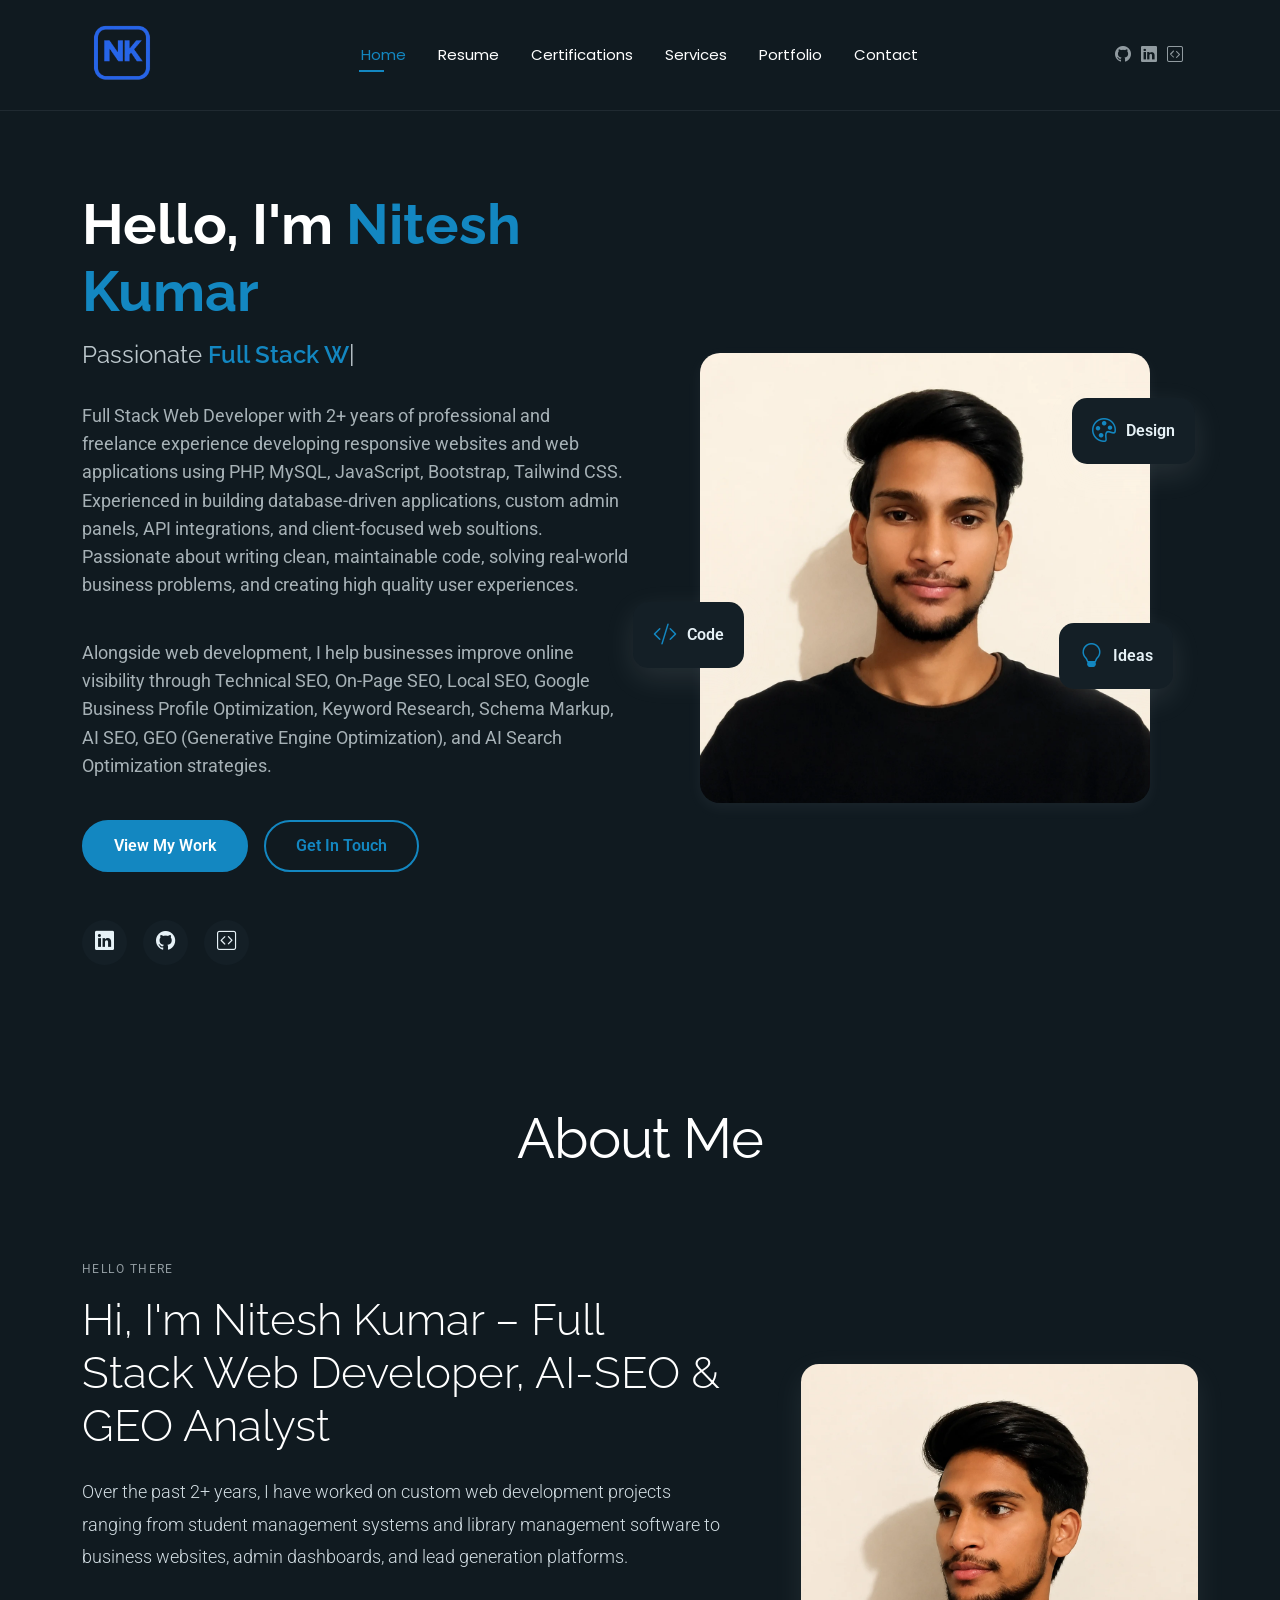
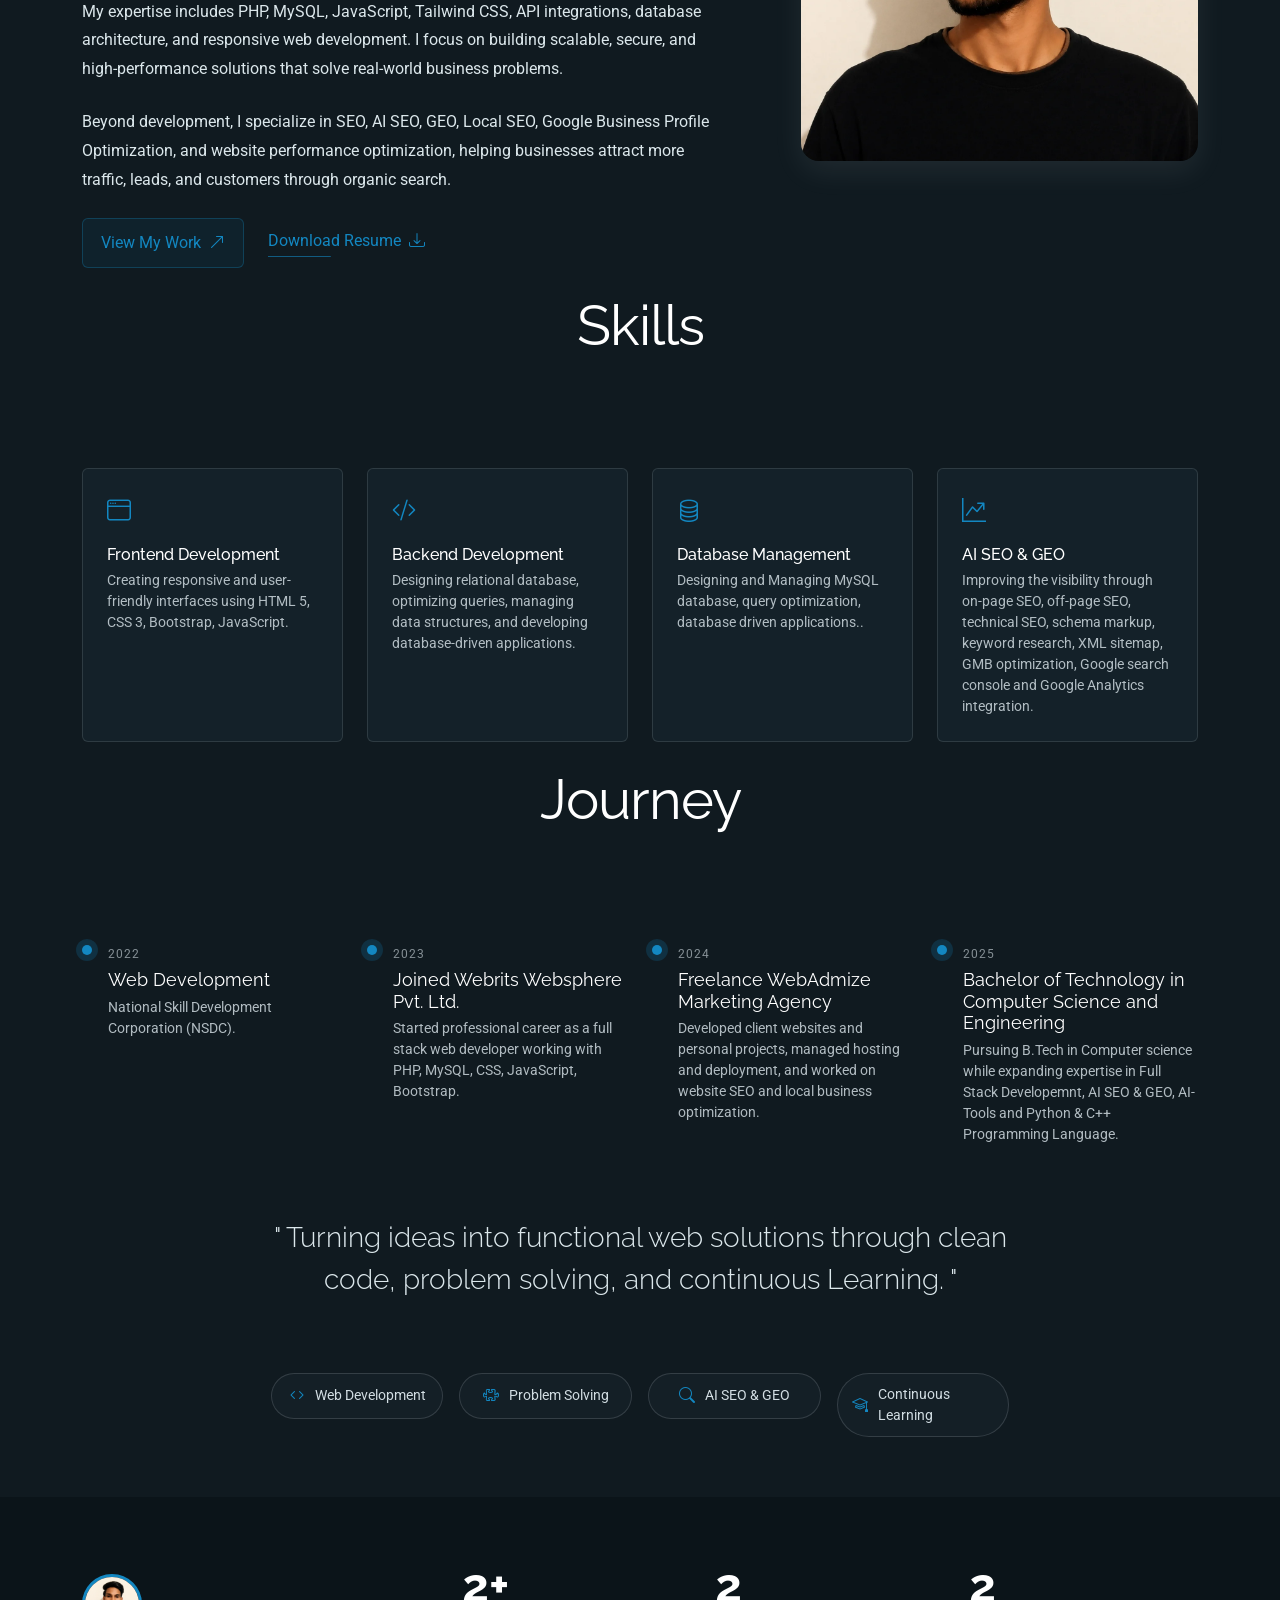
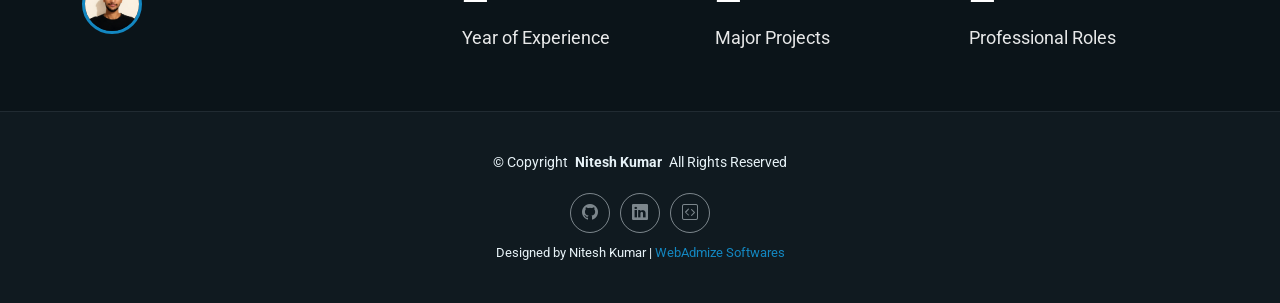
<file: index.html>
<!DOCTYPE html>
<html lang="en">

<head>
  <meta charset="utf-8">
  <meta content="width=device-width, initial-scale=1.0" name="viewport">
  <title>Full Stack Web Developer & AI SEO Specialist | Nitesh Kumar</title>  <meta name="description" content="">
  <meta name="description" content="Nitesh Kumar is a Full Stack Web Developer and SEO Specialist with expertise in PHP, MySQL, JavaScript, Tailwind CSS, AI SEO, GEO, Google Business Profile Optimization, and custom web application development.">
  <meta name="robots" content="index, follow, max-image-preview:large">
  <meta name="author" content="Nitesh Kumar">

<!-- Open Graph -->
<meta property="og:type" content="website">
<meta property="og:site_name" content="Nitesh Kumar Portfolio">
<meta property="og:title" content="Nitesh Kumar | Full Stack Web Developer & AI SEO Analyst">
<meta property="og:description" content="Portfolio of Nitesh Kumar showcasing Full Stack Web Development, Technical SEO, AI SEO, GEO Optimization, and modern web solutions.">

  <!-- Favicons -->
  <link href="assets/img/fevicon.webp" rel="icon">

  <!-- Fonts -->
  <link href="https://fonts.googleapis.com" rel="preconnect">
  <link href="https://fonts.gstatic.com" rel="preconnect" crossorigin>
  <link href="https://fonts.googleapis.com/css2?family=Roboto:ital,wght@0,100;0,300;0,400;0,500;0,700;0,900;1,100;1,300;1,400;1,500;1,700;1,900&family=Poppins:ital,wght@0,100;0,200;0,300;0,400;0,500;0,600;0,700;0,800;0,900;1,100;1,200;1,300;1,400;1,500;1,600;1,700;1,800;1,900&family=Raleway:ital,wght@0,100;0,200;0,300;0,400;0,500;0,600;0,700;0,800;0,900;1,100;1,200;1,300;1,400;1,500;1,600;1,700;1,800;1,900&display=swap" rel="stylesheet">

  <!-- Vendor CSS Files -->
  <link href="assets/vendor/bootstrap/css/bootstrap.min.css" rel="stylesheet">
  <link href="assets/vendor/bootstrap-icons/bootstrap-icons.css" rel="stylesheet">
  <link href="assets/vendor/aos/aos.css" rel="stylesheet">
  <link href="assets/vendor/swiper/swiper-bundle.min.css" rel="stylesheet">
  <link href="assets/vendor/glightbox/css/glightbox.min.css" rel="stylesheet">

  <!-- Main CSS File -->
  <link href="assets/css/main.css" rel="stylesheet">
</head>
 
  <body class="index-page">

  <header id="header" class="header d-flex align-items-center light-background sticky-top">
    <div class="container position-relative d-flex align-items-center justify-content-between">

    <a href="index" class="logo d-flex align-items-center me-auto me-xl-0">
    <img src="assets/img/nitesh-kumar-logo.webp" alt="Nitesh Kumar Logo">
    </a>

      <nav id="navmenu" class="navmenu">
        <ul>
          <li><a href="index" class="active">Home</a></li>
          <li><a href="resume">Resume</a></li>
          <li><a href="certifications">Certifications</a></li>
          <li><a href="services">Services</a></li>
          <li><a href="portfolio">Portfolio</a></li>
          <li><a href="contact">Contact</a></li>
        </ul>
        <i class="mobile-nav-toggle d-xl-none bi bi-list"></i>
      </nav> 

      <div class="header-social-links">
        <a href="https://github.com/niteshjaiswal-dev" class="github"><i class="bi bi-github"></i></a>
        <a href="https://www.linkedin.com/in/niteshjaiswal-dev" class="linkedin"><i class="bi bi-linkedin"></i></a>
        <a href="https://leetcode.com/u/niteshjaiswal-dev" class="leetcode"><i class="bi bi-code-square"></i></a>
      </div>

    </div>
  </header>

  <main class="main">

    <!-- Hero Section -->
    <section id="hero" class="hero section">

      <div class="container" data-aos="fade-up" data-aos-delay="100">

        <div class="row gy-4 align-items-center">
          <div class="col-lg-6 order-2 order-lg-1">
            <div class="hero-content">
              <h1 data-aos="fade-up" data-aos-delay="200">Hello, I'm <span class="highlight">Nitesh Kumar</span></h1>
              <h2 data-aos="fade-up" data-aos-delay="300">Passionate <span class="typed" data-typed-items="Full Stack Web Developer, AI SEO and GEO Analyst"></span></h2>
              <p data-aos="fade-up" data-aos-delay="1000">Full Stack Web Developer with 2+ years of professional and freelance experience 
                developing responsive websites and web applications using PHP, MySQL, JavaScript, Bootstrap, Tailwind CSS.
                Experienced in building database-driven applications, custom admin panels,
                API integrations, and client-focused web soultions. Passionate about writing clean, maintainable code,
                solving real-world business problems, and creating high quality user experiences.</p>

              <p data-aos="fade-up" data-aos-delay="1000">Alongside web development, I help businesses improve online visibility through Technical SEO, On-Page SEO, Local SEO, Google Business Profile Optimization, Keyword Research, Schema Markup, AI SEO, GEO (Generative Engine Optimization), and AI Search Optimization strategies.</p>
              <div class="hero-actions" data-aos="fade-up" data-aos-delay="500">
                <a href="portfolio" class="btn btn-primary">View My Work</a>
                <a href="contact" class="btn btn-outline">Get In Touch</a>
              </div>
              <div class="social-links" data-aos="fade-up" data-aos-delay="600">
                <a href="https://www.linkedin.com/in/niteshjaiswal-dev" target="_blank"><i class="bi bi-linkedin"></i></a>
                <a href="https://github.com/niteshjaiswal-dev" target="_blank"><i class="bi bi-github"></i></a>
                <a href="https://leetcode.com/u/niteshjaiswal-dev" class="leetcode"><i class="bi bi-code-square"></i></a>
              </div>
            </div>
          </div>
          <div class="col-lg-6 order-1 order-lg-2">
            <div class="hero-image" data-aos="zoom-in" data-aos-delay="300">
              <div class="image-wrapper">
                <img src="assets/img/profile/nitesh-kumar-profile.webp" alt="Nitesh Kumar Profile Image" class="img-fluid">
                <div class="floating-elements">
                  <div class="floating-card design" data-aos="fade-left" data-aos-delay="700">
                    <i class="bi bi-palette"></i>
                    <span>Design</span>
                  </div>
                  <div class="floating-card code" data-aos="fade-right" data-aos-delay="800">
                    <i class="bi bi-code-slash"></i>
                    <span>Code</span>
                  </div>
                  <div class="floating-card creativity" data-aos="fade-up" data-aos-delay="900">
                    <i class="bi bi-lightbulb"></i>
                    <span>Ideas</span>
                  </div>
                </div>
              </div>
            </div>
          </div>
        </div>

      </div>

    </section><!-- /Hero Section -->

        <!-- About Section -->
    <section id="about" class="about section">

      <!-- Section Title -->
      <div class="container section-title" data-aos="fade-up">
        <h2>About Me</h2>
      </div><!-- End Section Title -->

      <div class="container" data-aos="fade-up" data-aos-delay="100">

        <!-- Intro + Photo -->
        <div class="row align-items-center justify-content-between gy-5 mb-5">
          <div class="col-lg-7" data-aos="fade-right" data-aos-delay="150">
            <div class="intro-content">
              <span class="eyebrow">Hello there</span>
              <h2 class="headline">Hi, I'm Nitesh Kumar – Full Stack Web Developer, AI-SEO & GEO Analyst</h2>
            <p class="lead">
            Over the past 2+ years, I have worked on custom web development projects ranging from student management systems and library management software to business websites, admin dashboards, and lead generation platforms.
            </p>
             <p>
             My expertise includes PHP, MySQL, JavaScript, Tailwind CSS, API integrations, database architecture, and responsive web development. I focus on building scalable, secure, and high-performance solutions that solve real-world business problems.
             </p>
             <p>
             Beyond development, I specialize in SEO, AI SEO, GEO, Local SEO, Google Business Profile Optimization, and website performance optimization, helping businesses attract more traffic, leads, and customers through organic search.
             </p>

              <div class="cta-group">
                <a href="portfolio" class="btn-ghost">
                  View My Work <i class="bi bi-arrow-up-right"></i>
                </a>
                <a href="assets/img/resume/nitesh-kumar-full-stack-web-developer-ai-seo-analyst-cv.pdf" class="link-underline" target="_blank">
                  Download Resume <i class="bi bi-download"></i>
                </a>
              </div>
            </div>
          </div>

          <div class="col-lg-5" data-aos="zoom-in" data-aos-delay="250">
            <figure class="profile-figure text-center text-lg-end">
              <img src="assets/img/profile/nitesh-kumar.webp" alt="Nitesh Kumar" class="img-fluid profile-photo">
            </figure>
          </div>
        </div>
        <!-- End Intro + Photo -->

        <!-- Skills Grid -->
        <div class="mb-5">
          <div class="row g-4">
            
      <!-- Section Title -->
      <div class="container section-title" data-aos="fade-up">
        <h2>Skills</h2>
      </div><!-- End Section Title -->
            <div class="col-6 col-md-4 col-lg-3" data-aos="fade-up" data-aos-delay="120">
              <div class="skill-item">
                <i class="bi bi-window"></i>
                <h3>Frontend Development</h3>
                <p>Creating responsive and user-friendly interfaces using HTML 5, CSS 3, Bootstrap, JavaScript.</p>
              </div>
            </div>
            <div class="col-6 col-md-4 col-lg-3" data-aos="fade-up" data-aos-delay="180">
              <div class="skill-item">
                <i class="bi bi-code-slash"></i>
                <h3>Backend Development</h3>
                <p>Designing relational database, optimizing queries, managing data structures, and developing database-driven applications.</p>
              </div>
            </div>
            <div class="col-6 col-md-4 col-lg-3" data-aos="fade-up" data-aos-delay="240">
              <div class="skill-item">
                <i class="bi bi-database"></i>
                <h3>Database Management</h3>
                <p>Designing and Managing MySQL database, query optimization, database driven applications..</p>
              </div>
            </div>
            <div class="col-6 col-md-4 col-lg-3" data-aos="fade-up" data-aos-delay="300">
              <div class="skill-item">
                <i class="bi bi-graph-up-arrow"></i>
                <h3>AI SEO & GEO</h3>
                <p>Improving the visibility through on-page SEO, off-page SEO, technical SEO, schema markup, keyword research, XML sitemap, GMB optimization, Google search console and Google Analytics integration.</p>
              </div>
            </div>
          </div>
        </div>
        <!-- End Skills Grid -->

        <!-- Journey Timeline -->
        <div class="mb-5">
          <div class="row g-4">
            
      <!-- Section Title -->
      <div class="container section-title" data-aos="fade-up">
        <h2>Journey</h2>
      </div><!-- End Section Title -->
            <div class="col-md-6 col-lg-3" data-aos="fade-up" data-aos-delay="120">
              <article class="timeline-item">
                <span class="dot"></span>
                <time>2022</time>
                <h4>Web Development</h4>
                <p>National Skill Development Corporation (NSDC).</p>
              </article>
            </div>
            <div class="col-md-6 col-lg-3" data-aos="fade-up" data-aos-delay="180">
              <article class="timeline-item">
                <span class="dot"></span>
                <time>2023</time>
                <h4>Joined Webrits Websphere Pvt. Ltd.</h4>
                <p>Started professional career as a full stack web developer working with PHP, MySQL, CSS, JavaScript, Bootstrap.</p>
              </article>
            </div>
            <div class="col-md-6 col-lg-3" data-aos="fade-up" data-aos-delay="240">
              <article class="timeline-item">
                <span class="dot"></span>
                <time>2024</time>
                <h4>Freelance WebAdmize Marketing Agency</h4>
                <p>Developed client websites and personal projects, managed hosting and deployment, and worked on website SEO and local business optimization.</p>
              </article>
            </div>
            <div class="col-md-6 col-lg-3" data-aos="fade-up" data-aos-delay="300">
              <article class="timeline-item">
                <span class="dot"></span>
                <time>2025</time>
                <h4>Bachelor of Technology in Computer Science and Engineering</h4>
                <p>Pursuing B.Tech in Computer science while expanding expertise in Full Stack Developemnt, AI SEO & GEO, AI-Tools and Python & C++ Programming Language.</p>
              </article>
            </div>
          </div>
        </div>
        <!-- End Journey Timeline -->

        <!-- Quote -->
        <blockquote class="personal-quote text-center mb-5" data-aos="fade-down" data-aos-delay="200">
          <p>" Turning ideas into functional web solutions through clean code, problem solving, and continuous Learning. "</p>
        </blockquote>
        <!-- End Quote -->

        <!-- Fun Facts -->
        <div class="row g-3 justify-content-center">
          <div class="col-6 col-md-3 col-lg-2" data-aos="zoom-in" data-aos-delay="120">
            <div class="fact-pill">
              <i class="bi bi-code"></i>
              <span>Web Development</span>
            </div>
          </div>
          <div class="col-6 col-md-3 col-lg-2" data-aos="zoom-in" data-aos-delay="160">
            <div class="fact-pill">
              <i class="bi bi-puzzle"></i>
              <span>Problem Solving</span>
            </div>
          </div>
          <div class="col-6 col-md-3 col-lg-2" data-aos="zoom-in" data-aos-delay="200">
            <div class="fact-pill">
              <i class="bi bi-search"></i>
              <span>AI SEO & GEO</span>
            </div>
          </div>
          <div class="col-6 col-md-3 col-lg-2" data-aos="zoom-in" data-aos-delay="240">
            <div class="fact-pill">
              <i class="bi bi-mortarboard"></i>
              <span>Continuous Learning</span>
            </div>
          </div>
        </div>
        <!-- End Fun Facts -->

      </div>

    </section><!-- /About Section -->

    <!-- Stats Section -->
    <section id="stats" class="stats section dark-background">

      <div class="container" data-aos="fade-up" data-aos-delay="100">

        <div class="row align-items-center">
          <div class="col-lg-4" data-aos="fade-up" data-aos-delay="200">
            <div class="avatars d-flex align-items-center">
              <img src="assets/img/profile/nitesh-kumar-profile.webp" alt="Nitesh Kumar Avatar" class="rounded-circle" loading="lazy">
            </div>
          </div> 

          <div class="col-lg-8">
            <div class="row counters">
              <div class="col-md-4" data-aos="fade-up" data-aos-delay="300">
                <h2>2+</h2>
                <p>Year of Experience</p>
              </div>

              <div class="col-md-4" data-aos="fade-up" data-aos-delay="400">
                <h2><span data-purecounter-start="0" data-purecounter-end="8" data-purecounter-duration="1" class="purecounter"></span></h2>
                <p>Major Projects</p>
              </div>

              <div class="col-md-4" data-aos="fade-up" data-aos-delay="500">
                <h2>2</h2>
                <p>Professional Roles</p>
              </div>
            </div>
          </div>
        </div>
      </div>

    </section><!-- /Stats Section -->

  </main>

  <footer id="footer" class="footer">

    <div class="container">
      <div class="copyright text-center ">
        <p>© <span>Copyright</span> <strong class="px-1 sitename">Nitesh Kumar</strong> <span>All Rights Reserved<br></span></p>
      </div>
      <div class="social-links d-flex justify-content-center">
        <a href="https://github.com/niteshjaiswal-dev"><i class="bi bi-github"></i></a>
        <a href="https://www.linkedin.com/in/niteshjaiswal-dev"><i class="bi bi-linkedin"></i></a>
        <a href="https://leetcode.com/u/niteshjaiswal-dev"><i class="bi bi-code-square"></i></a>
      </div>
      <div class="credits">
        Designed by Nitesh Kumar | <a href="https://webadmize.in">WebAdmize Softwares</a>
      </div>
    </div>

  </footer>

  <!-- Scroll Top --> 
  <a href="#" id="scroll-top" class="scroll-top d-flex align-items-center justify-content-center"><i class="bi bi-arrow-up-short"></i></a>

  <!-- Preloader -->
  <div id="preloader"></div>

  <!-- Vendor JS Files -->
  <script src="assets/vendor/bootstrap/js/bootstrap.bundle.min.js"></script>
  <script src="assets/vendor/php-email-form/validate.js"></script>
  <script src="assets/vendor/aos/aos.js"></script>
  <script src="assets/vendor/typed.js/typed.umd.js"></script>
  <script src="assets/vendor/waypoints/noframework.waypoints.js"></script>
  <script src="assets/vendor/purecounter/purecounter_vanilla.js"></script>
  <script src="assets/vendor/swiper/swiper-bundle.min.js"></script>
  <script src="assets/vendor/imagesloaded/imagesloaded.pkgd.min.js"></script>
  <script src="assets/vendor/isotope-layout/isotope.pkgd.min.js"></script>
  <script src="assets/vendor/glightbox/js/glightbox.min.js"></script>

  <!-- Main JS File -->
  <script src="assets/js/main.js"></script>
</body>
</html>
</file>
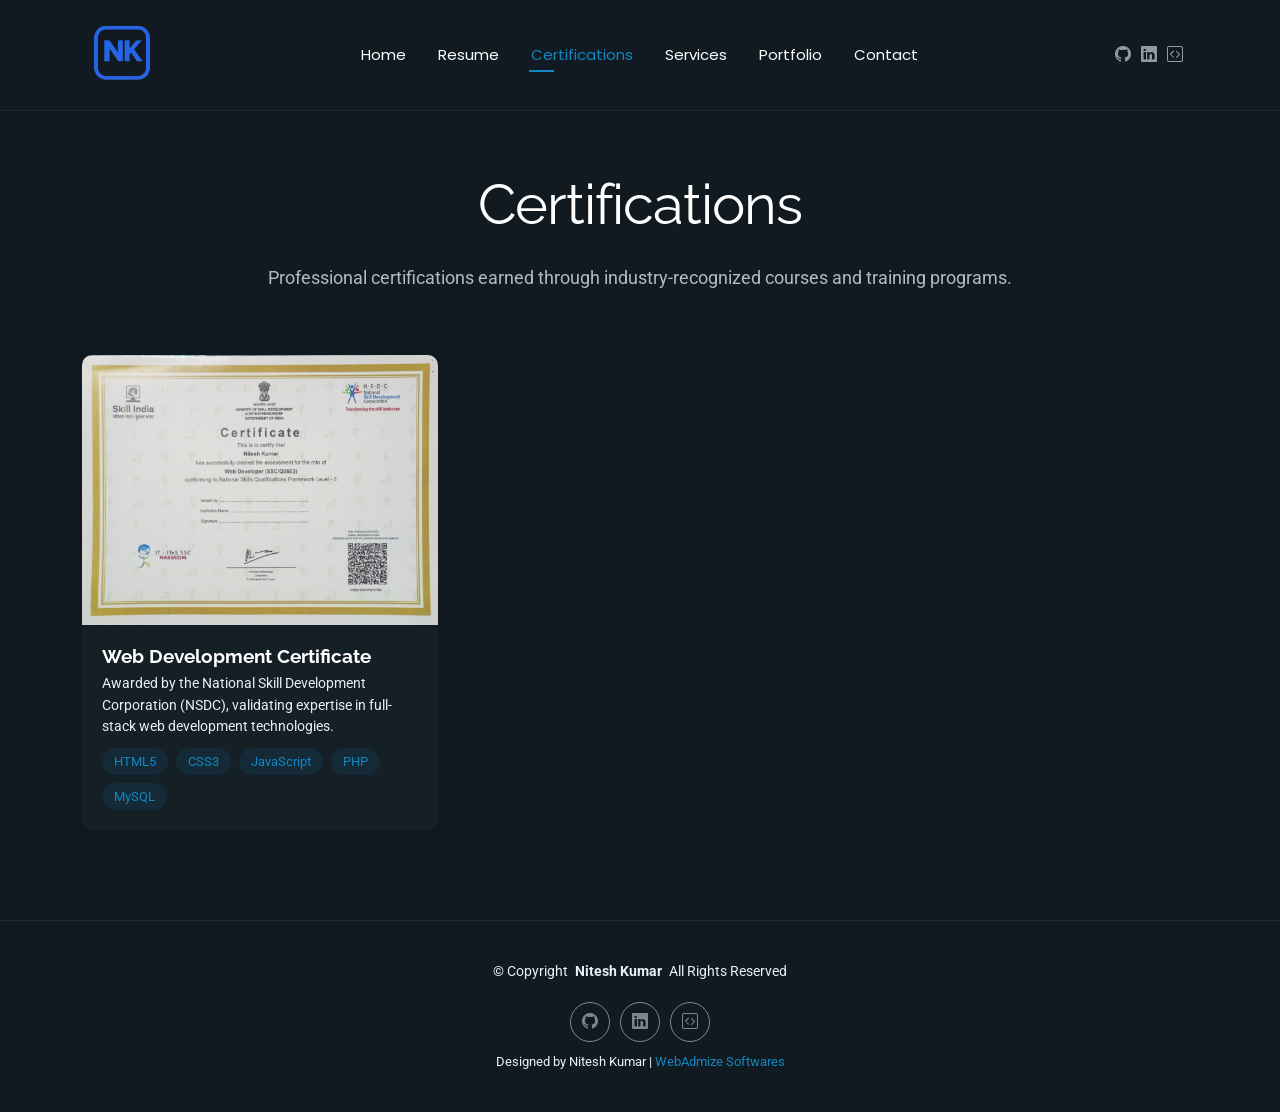
<file: certifications.html>
<!DOCTYPE html>
<html lang="en">
 
<head>
  <meta charset="utf-8">
  <meta content="width=device-width, initial-scale=1.0" name="viewport">
<title>Certifications | Nitesh Kumar - Web Development & SEO Certifications</title>
<meta name="description" content="Explore professional certifications earned by Nitesh Kumar in Web Development, Frontend Development, Backend Development, Database Management, and SEO.">
<meta name="robots" content="index, follow, max-image-preview:large">
<meta name="author" content="Nitesh Kumar">

<meta property="og:type" content="website">
<meta property="og:site_name" content="Nitesh Kumar Portfolio">
<meta property="og:title" content="Certifications | Nitesh Kumar">
<meta property="og:description" content="Industry-recognized certifications demonstrating expertise in web development, programming, databases, and SEO.">

  <!-- Favicons -->
  <link href="assets/img/fevicon.webp" rel="icon">

  <!-- Fonts -->
  <link href="https://fonts.googleapis.com" rel="preconnect">
  <link href="https://fonts.gstatic.com" rel="preconnect" crossorigin>
  <link href="https://fonts.googleapis.com/css2?family=Roboto:ital,wght@0,100;0,300;0,400;0,500;0,700;0,900;1,100;1,300;1,400;1,500;1,700;1,900&family=Poppins:ital,wght@0,100;0,200;0,300;0,400;0,500;0,600;0,700;0,800;0,900;1,100;1,200;1,300;1,400;1,500;1,600;1,700;1,800;1,900&family=Raleway:ital,wght@0,100;0,200;0,300;0,400;0,500;0,600;0,700;0,800;0,900;1,100;1,200;1,300;1,400;1,500;1,600;1,700;1,800;1,900&display=swap" rel="stylesheet">

  <!-- Vendor CSS Files -->
  <link href="assets/vendor/bootstrap/css/bootstrap.min.css" rel="stylesheet">
  <link href="assets/vendor/bootstrap-icons/bootstrap-icons.css" rel="stylesheet">
  <link href="assets/vendor/aos/aos.css" rel="stylesheet">
  <link href="assets/vendor/swiper/swiper-bundle.min.css" rel="stylesheet">
  <link href="assets/vendor/glightbox/css/glightbox.min.css" rel="stylesheet">

  <!-- Main CSS File -->
  <link href="assets/css/main.css" rel="stylesheet">
</head>
 
  <body class="portfolio-page">

  <header id="header" class="header d-flex align-items-center light-background sticky-top">
    <div class="container position-relative d-flex align-items-center justify-content-between">

     <a href="index" class="logo d-flex align-items-center me-auto me-xl-0">
    <img src="assets/img/nitesh-kumar-logo.webp" alt="Nitesh Kumar Logo">
    </a>

      <nav id="navmenu" class="navmenu">
        <ul>
          <li><a href="index">Home</a></li>
          <li><a href="resume">Resume</a></li>
          <li><a href="certifications" class="active">Certifications</a></li>
          <li><a href="services">Services</a></li>
          <li><a href="portfolio">Portfolio</a></li>
          <li><a href="contact">Contact</a></li>
        </ul>
        <i class="mobile-nav-toggle d-xl-none bi bi-list"></i>
      </nav> 

      <div class="header-social-links">
        <a href="https://github.com/niteshjaiswal-dev" class="github"><i class="bi bi-github"></i></a>
        <a href="https://www.linkedin.com/in/niteshjaiswal-dev" class="linkedin"><i class="bi bi-linkedin"></i></a>
        <a href="https://leetcode.com/u/niteshjaiswal-dev" class="leetcode"><i class="bi bi-code-square"></i></a>
      </div>

    </div>
  </header>

  <main class="main">

    <!-- Portfolio Section -->
    <section id="portfolio" class="portfolio section">

      <!-- Section Title -->
      <div class="container section-title" data-aos="fade-up">
        <h2>Certifications</h2>
        <p>Professional certifications earned through industry-recognized courses and training programs.</p>
      </div><!-- End Section Title -->

      <div class="container" data-aos="fade-up" data-aos-delay="100">

        <div class="isotope-layout" data-default-filter="*" data-layout="masonry" data-sort="original-order">

          <div class="row gy-4 isotope-container" data-aos="fade-up" data-aos-delay="300">

            <div class="col-lg-4 col-md-6 portfolio-item isotope-item filter-Systems">
              <div class="portfolio-card">
                <div class="portfolio-img">
                  <img src="assets/img/certificate/web-development-certificate.webp" alt="Web Development Certificate" class="img-fluid">
                  <div class="portfolio-overlay">
                    <a href="assets/img/certificate/web-development-certificate.webp" alt="Web Development Certificate issued by National Skill Development Corporation (NSDC) covering HTML5, CSS3, JavaScript, PHP and MySQL" class="glightbox portfolio-lightbox"><i class="bi bi-plus"></i></a>
                  </div>
                </div>
                <div class="portfolio-info">
                  <h4>Web Development Certificate</h4>
                  <p>Awarded by the National Skill Development Corporation (NSDC),
                  validating expertise in full-stack web development technologies.</p>
                  <div class="portfolio-tags">
                    <span>HTML5</span>
                    <span>CSS3</span>
                    <span>JavaScript</span>
                    <span>PHP</span>
                    <span>MySQL</span>
                  </div>
                </div>
              </div>
            </div>

          </div><!-- End Portfolio Items Container -->
        </div>

      </div>

    </section><!-- /Portfolio Section -->

  </main>

  <footer id="footer" class="footer">

    <div class="container">
      <div class="copyright text-center ">
        <p>© <span>Copyright</span> <strong class="px-1 sitename">Nitesh Kumar</strong> <span>All Rights Reserved<br></span></p>
      </div>
      <div class="social-links d-flex justify-content-center">
        <a href="https://github.com/niteshjaiswal-dev"><i class="bi bi-github"></i></a>
        <a href="https://www.linkedin.com/in/niteshjaiswal-dev"><i class="bi bi-linkedin"></i></a>
        <a href="https://leetcode.com/u/niteshjaiswal-dev"><i class="bi bi-code-square"></i></a>
      </div>
      <div class="credits">
        Designed by Nitesh Kumar | <a href="https://webadmize.in">WebAdmize Softwares</a>
      </div>
    </div>

  </footer>

  <!-- Scroll Top --> 
  <a href="#" id="scroll-top" class="scroll-top d-flex align-items-center justify-content-center"><i class="bi bi-arrow-up-short"></i></a>

  <!-- Preloader -->
  <div id="preloader"></div>

  <!-- Vendor JS Files -->
  <script src="assets/vendor/bootstrap/js/bootstrap.bundle.min.js"></script>
  <script src="assets/vendor/php-email-form/validate.js"></script>
  <script src="assets/vendor/aos/aos.js"></script>
  <script src="assets/vendor/typed.js/typed.umd.js"></script>
  <script src="assets/vendor/waypoints/noframework.waypoints.js"></script>
  <script src="assets/vendor/purecounter/purecounter_vanilla.js"></script>
  <script src="assets/vendor/swiper/swiper-bundle.min.js"></script>
  <script src="assets/vendor/imagesloaded/imagesloaded.pkgd.min.js"></script>
  <script src="assets/vendor/isotope-layout/isotope.pkgd.min.js"></script>
  <script src="assets/vendor/glightbox/js/glightbox.min.js"></script>

  <!-- Main JS File -->
  <script src="assets/js/main.js"></script>
</body>
</html>
</file>
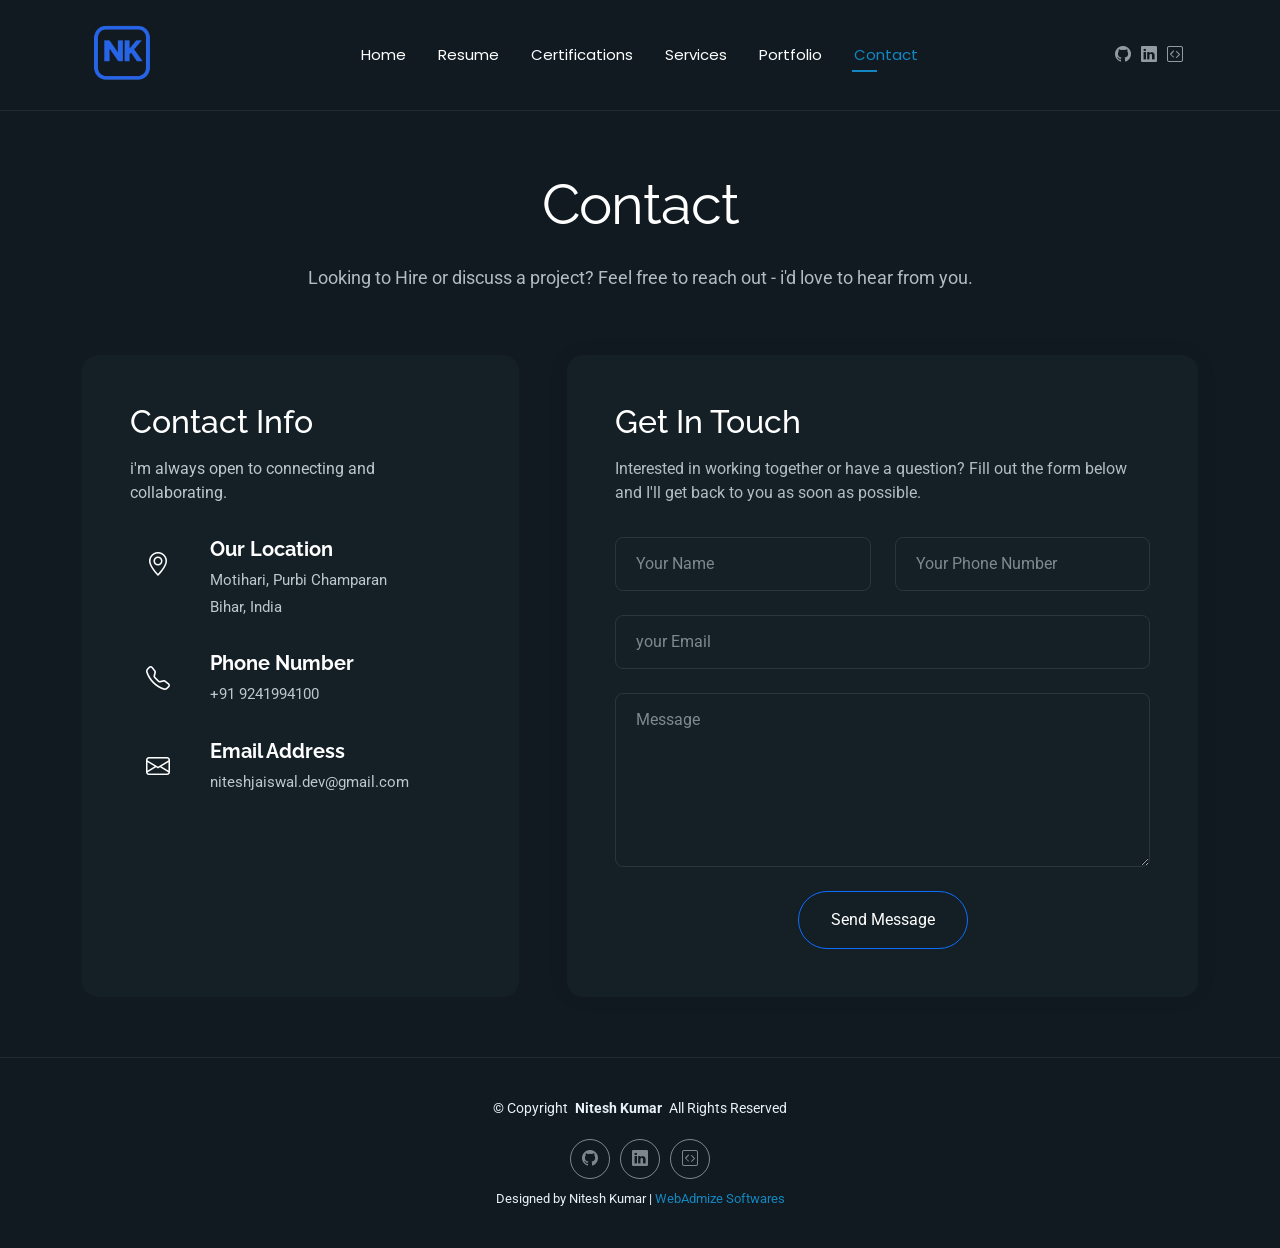
<file: contact.html>
<!DOCTYPE html>
<html lang="en">

<head>
  <meta charset="utf-8">
  <meta content="width=device-width, initial-scale=1.0" name="viewport">
<title>Contact Nitesh Kumar | Full Stack Web Developer & SEO Specialist</title>
<meta name="description" content="Get in touch with Nitesh Kumar for Full Stack Web Development, Technical SEO, AI SEO, GEO optimization, WordPress development, and custom website solutions.">
<meta name="robots" content="index, follow, max-image-preview:large">
<meta name="author" content="Nitesh Kumar">

<meta property="og:type" content="website">
<meta property="og:site_name" content="Nitesh Kumar Portfolio">
<meta property="og:title" content="Contact Nitesh Kumar | Full Stack Web Developer & SEO Specialist">
<meta property="og:description" content="Contact Nitesh Kumar for website development, SEO consulting, AI SEO services, and digital growth solutions.">

  <!-- Favicons -->
  <link href="assets/img/fevicon.webp" rel="icon">

  <!-- Fonts -->
  <link href="https://fonts.googleapis.com" rel="preconnect">
  <link href="https://fonts.gstatic.com" rel="preconnect" crossorigin>
  <link href="https://fonts.googleapis.com/css2?family=Roboto:ital,wght@0,100;0,300;0,400;0,500;0,700;0,900;1,100;1,300;1,400;1,500;1,700;1,900&family=Poppins:ital,wght@0,100;0,200;0,300;0,400;0,500;0,600;0,700;0,800;0,900;1,100;1,200;1,300;1,400;1,500;1,600;1,700;1,800;1,900&family=Raleway:ital,wght@0,100;0,200;0,300;0,400;0,500;0,600;0,700;0,800;0,900;1,100;1,200;1,300;1,400;1,500;1,600;1,700;1,800;1,900&display=swap" rel="stylesheet">

  <!-- Vendor CSS Files -->
  <link href="assets/vendor/bootstrap/css/bootstrap.min.css" rel="stylesheet">
  <link href="assets/vendor/bootstrap-icons/bootstrap-icons.css" rel="stylesheet">
  <link href="assets/vendor/aos/aos.css" rel="stylesheet">
  <link href="assets/vendor/swiper/swiper-bundle.min.css" rel="stylesheet">
  <link href="assets/vendor/glightbox/css/glightbox.min.css" rel="stylesheet">

  <!-- Main CSS File -->
  <link href="assets/css/main.css" rel="stylesheet">
</head>

  <body class="contact-page">

  <header id="header" class="header d-flex align-items-center light-background sticky-top">
    <div class="container position-relative d-flex align-items-center justify-content-between">

     <a href="index" class="logo d-flex align-items-center me-auto me-xl-0">
    <img src="assets/img/nitesh-kumar-logo.webp" alt="Nitesh Kumar Logo">
    </a>

      <nav id="navmenu" class="navmenu">
        <ul>
          <li><a href="index">Home</a></li>
          <li><a href="resume">Resume</a></li>
          <li><a href="certifications">Certifications</a></li>
          <li><a href="services">Services</a></li>
          <li><a href="portfolio">Portfolio</a></li>
          <li><a href="contact" class="active">Contact</a></li>
        </ul>
        <i class="mobile-nav-toggle d-xl-none bi bi-list"></i>
      </nav> 

      <div class="header-social-links">
        <a href="https://github.com/niteshjaiswal-dev" class="github"><i class="bi bi-github"></i></a>
        <a href="https://www.linkedin.com/in/niteshjaiswal-dev" class="linkedin"><i class="bi bi-linkedin"></i></a>
        <a href="https://leetcode.com/u/niteshjaiswal-dev" class="leetcode"><i class="bi bi-code-square"></i></a>
      </div>

    </div>
  </header>

  <main class="main">

    <!-- Contact Section -->
    <section id="contact" class="contact section">

      <!-- Section Title -->
      <div class="container section-title" data-aos="fade-up">
        <h2>Contact</h2>
        <p>Looking to Hire or discuss a project? Feel free to reach out - i'd love to hear from you.</p>
      </div><!-- End Section Title -->

      <div class="container" data-aos="fade-up" data-aos-delay="100">

        <div class="row g-4 g-lg-5">
          <div class="col-lg-5">
            <div class="info-box" data-aos="fade-up" data-aos-delay="200">
              <h3>Contact Info</h3>
              <p>i'm always open to connecting and collaborating.</p>

              <div class="info-item" data-aos="fade-up" data-aos-delay="300">
                <div class="icon-box">
                  <i class="bi bi-geo-alt"></i>
                </div>
                <div class="content">
                  <h4>Our Location</h4>
                  <p>Motihari, Purbi Champaran</p>
                  <p>Bihar, India</p>
                </div>
              </div>

              <div class="info-item" data-aos="fade-up" data-aos-delay="400">
                <div class="icon-box">
                  <i class="bi bi-telephone"></i>
                </div>
                <div class="content">
                  <h4>Phone Number</h4>
                  <p>+91 9241994100</p>
                </div>
              </div>

              <div class="info-item" data-aos="fade-up" data-aos-delay="500">
                <div class="icon-box">
                  <i class="bi bi-envelope"></i>
                </div>
                <div class="content">
                  <h4>Email Address</h4>
                  <p>niteshjaiswal.dev@gmail.com</p>
                </div>
              </div>
            </div>
          </div>

          <div class="col-lg-7">
            <div class="contact-form" data-aos="fade-up" data-aos-delay="300">
              <h3>Get In Touch</h3>
              <p>Interested in working together or have a question? Fill out the form below and I'll get back to you as soon as possible.</p>

              <form action="https://api.web3forms.com/submit" method="post" data-aos="fade-up" data-aos-delay="200">
                <input type="hidden" name="access_key" value="d5144adb-ee62-4e9e-ae67-671d1b07d782">
                <div class="row gy-4">

                  <div class="col-md-6">
                    <input type="text" name="name" class="form-control" placeholder="Your Name" required="">
                  </div>

                  <div class="col-md-6 ">
                    <input type="number" class="form-control" name="phone" placeholder="Your Phone Number" required="">
                  </div>

                  <div class="col-12">
                    <input type="email" class="form-control" name="email" placeholder="your Email" required="">
                  </div>

                  <div class="col-12">
                    <textarea class="form-control" name="message" rows="6" placeholder="Message" required=""></textarea>
                  </div>

                  <div class="col-12 text-center">
                    <button type="submit" class="btn btn-primary">Send Message</button>
                  </div>

                </div>
              </form>

            </div>
          </div>

        </div>

      </div>

    </section><!-- /Contact Section -->

  </main>

  <footer id="footer" class="footer">

    <div class="container">
      <div class="copyright text-center ">
        <p>© <span>Copyright</span> <strong class="px-1 sitename">Nitesh Kumar</strong> <span>All Rights Reserved<br></span></p>
      </div>
      <div class="social-links d-flex justify-content-center">
        <a href="https://github.com/niteshjaiswal-dev"><i class="bi bi-github"></i></a>
        <a href="https://www.linkedin.com/in/niteshjaiswal-dev"><i class="bi bi-linkedin"></i></a>
        <a href="https://leetcode.com/u/niteshjaiswal-dev"><i class="bi bi-code-square"></i></a>
      </div>
      <div class="credits">
        Designed by Nitesh Kumar | <a href="https://webadmize.in">WebAdmize Softwares</a>
      </div>
    </div>

  </footer>

  <!-- Scroll Top -->
  <a href="#" id="scroll-top" class="scroll-top d-flex align-items-center justify-content-center"><i class="bi bi-arrow-up-short"></i></a>

  <!-- Preloader -->
  <div id="preloader"></div>

  <!-- Vendor JS Files -->
  <script src="assets/vendor/bootstrap/js/bootstrap.bundle.min.js"></script>
  <script src="assets/vendor/php-email-form/validate.js"></script>
  <script src="assets/vendor/aos/aos.js"></script>
  <script src="assets/vendor/typed.js/typed.umd.js"></script>
  <script src="assets/vendor/waypoints/noframework.waypoints.js"></script>
  <script src="assets/vendor/purecounter/purecounter_vanilla.js"></script>
  <script src="assets/vendor/swiper/swiper-bundle.min.js"></script>
  <script src="assets/vendor/imagesloaded/imagesloaded.pkgd.min.js"></script>
  <script src="assets/vendor/isotope-layout/isotope.pkgd.min.js"></script>
  <script src="assets/vendor/glightbox/js/glightbox.min.js"></script>

  <!-- Main JS File -->
  <script src="assets/js/main.js"></script>
</body>

</html>
</file>
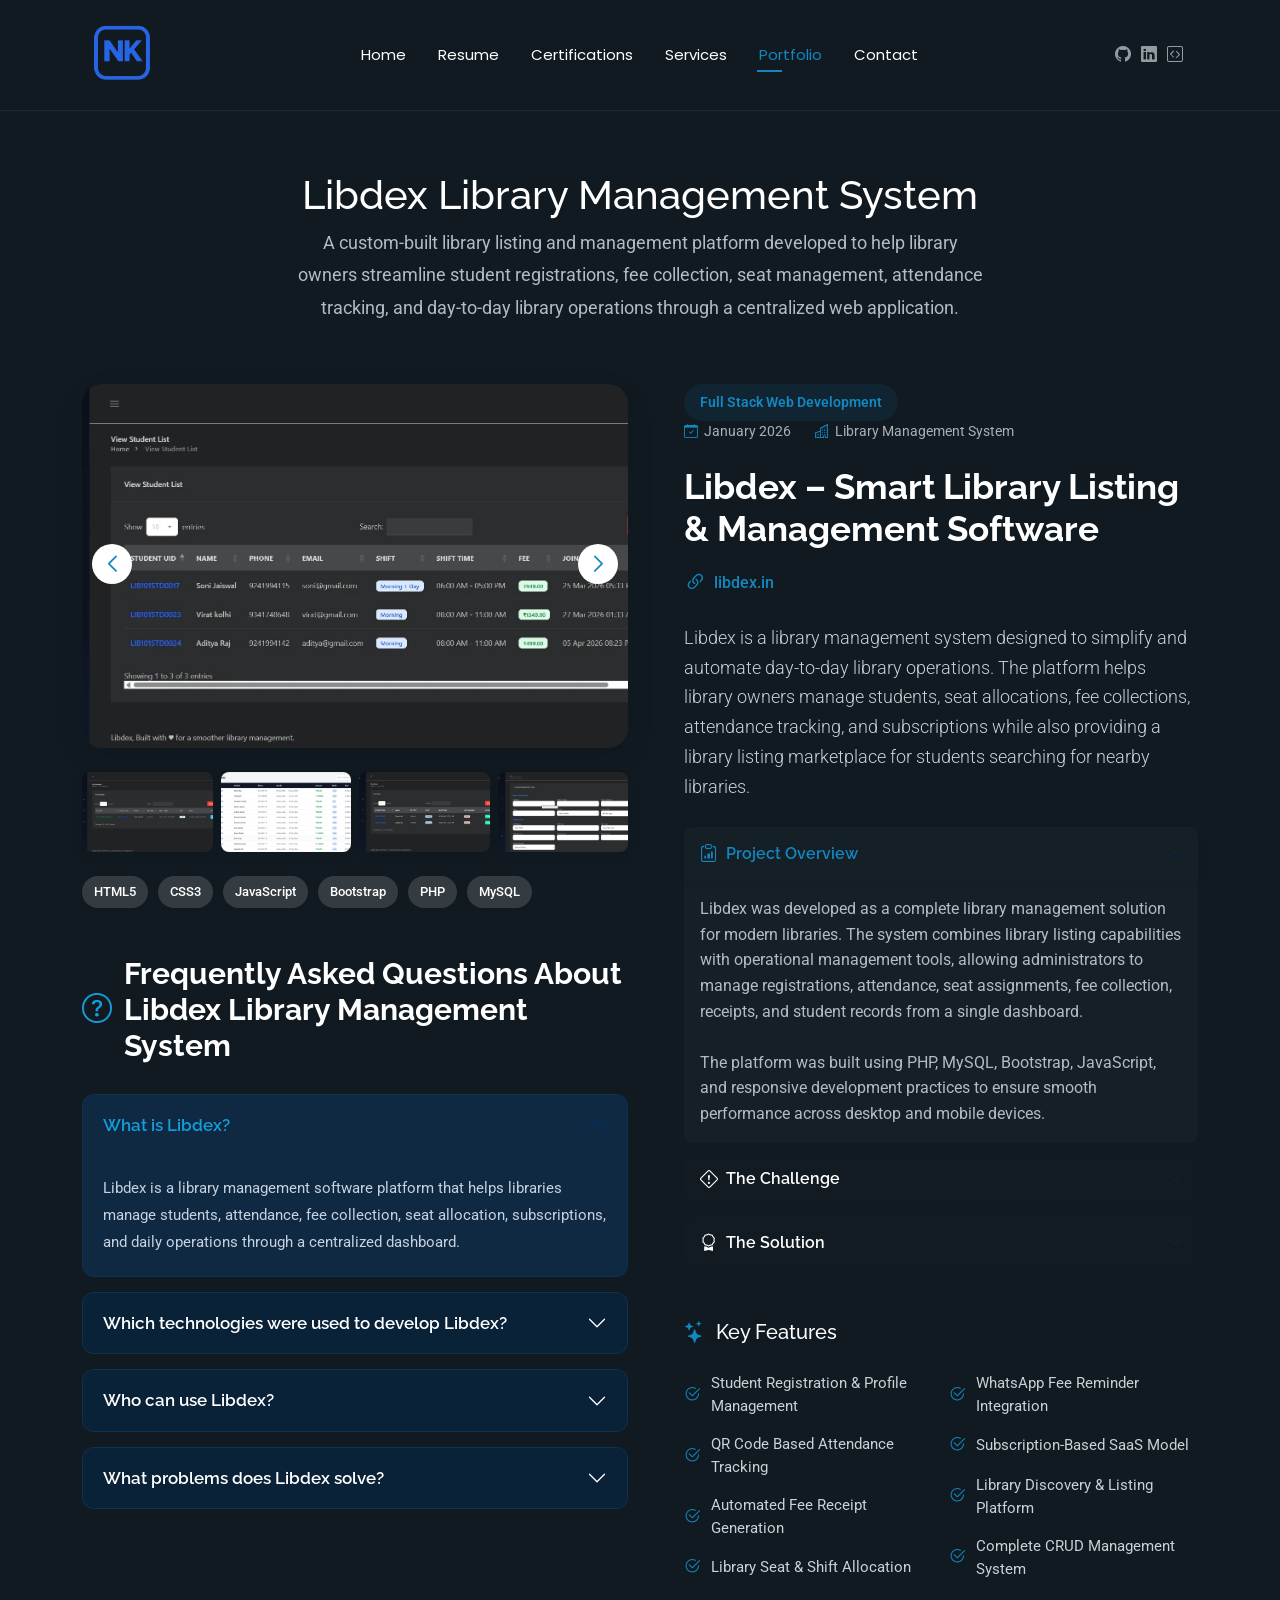
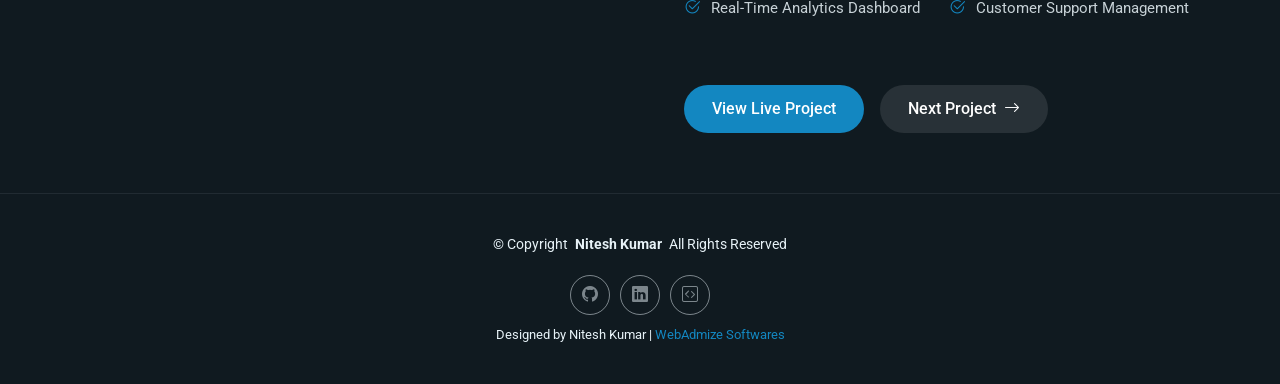
<file: libdex-library-management-system.html>
<!DOCTYPE html>
<html lang="en">

<head>
  <meta charset="utf-8">
  <meta content="width=device-width, initial-scale=1.0" name="viewport">
  <title>Libdex Library Management System Case Study | Full Stack Web Development Project</title>
  <meta name="description" content="Explore the Libdex Library Management System case study. A custom PHP and MySQL based library listing and management platform featuring student management, QR code attendance, fee tracking, seat allocation, WhatsApp reminders, and subscription-based library operations.">
  <meta name="keywords" content="Library Management System, Library Software, PHP Library Management System, Library Listing Platform, Student Management Software, QR Code Attendance System, Library Seat Management, Library Management Web Application, Libdex Case Study">
 
  <!-- Favicons -->
  <link href="assets/img/fevicon.webp" rel="icon">

  <!-- Fonts -->
  <link href="https://fonts.googleapis.com" rel="preconnect">
  <link href="https://fonts.gstatic.com" rel="preconnect" crossorigin>
  <link href="https://fonts.googleapis.com/css2?family=Roboto:ital,wght@0,100;0,300;0,400;0,500;0,700;0,900;1,100;1,300;1,400;1,500;1,700;1,900&family=Poppins:ital,wght@0,100;0,200;0,300;0,400;0,500;0,600;0,700;0,800;0,900;1,100;1,200;1,300;1,400;1,500;1,600;1,700;1,800;1,900&family=Raleway:ital,wght@0,100;0,200;0,300;0,400;0,500;0,600;0,700;0,800;0,900;1,100;1,200;1,300;1,400;1,500;1,600;1,700;1,800;1,900&display=swap" rel="stylesheet">

  <!-- Vendor CSS Files -->
  <link href="assets/vendor/bootstrap/css/bootstrap.min.css" rel="stylesheet">
  <link href="assets/vendor/bootstrap-icons/bootstrap-icons.css" rel="stylesheet">
  <link href="assets/vendor/aos/aos.css" rel="stylesheet">
  <link href="assets/vendor/swiper/swiper-bundle.min.css" rel="stylesheet">
  <link href="assets/vendor/glightbox/css/glightbox.min.css" rel="stylesheet">

  <!-- Main CSS File -->
  <link href="assets/css/main.css" rel="stylesheet">
</head>
 
  <body class="protfolio-details-page">

  <header id="header" class="header d-flex align-items-center light-background sticky-top">
    <div class="container position-relative d-flex align-items-center justify-content-between">

     <a href="index" class="logo d-flex align-items-center me-auto me-xl-0">
    <img src="assets/img/nitesh-kumar-logo.webp" alt="Nitesh Kumar Logo">
    </a>

      <nav id="navmenu" class="navmenu">
        <ul>
          <li><a href="index">Home</a></li>
          <li><a href="resume">Resume</a></li>
          <li><a href="certifications">Certifications</a></li>
          <li><a href="services">Services</a></li>
          <li><a href="portfolio" class="active">Portfolio</a></li>
          <li><a href="contact">Contact</a></li>
        </ul>
        <i class="mobile-nav-toggle d-xl-none bi bi-list"></i>
      </nav> 

      <div class="header-social-links">
        <a href="https://github.com/niteshjaiswal-dev" class="github"><i class="bi bi-github"></i></a>
        <a href="https://www.linkedin.com/in/niteshjaiswal-dev" class="linkedin"><i class="bi bi-linkedin"></i></a>
        <a href="https://leetcode.com/u/niteshjaiswal-dev" class="leetcode"><i class="bi bi-code-square"></i></a>
      </div>

    </div>
  </header>

  <main class="main">

    <!-- Portfolio Details Section -->
    <section id="portfolio-details" class="portfolio-details section">

      <!-- Section Title -->
      <div class="container section-title" data-aos="fade-up">
      <h1>Libdex Library Management System</h1>
      <p>
       A custom-built library listing and management platform developed to help library owners streamline student registrations, fee collection, seat management, attendance tracking, and day-to-day library operations through a centralized web application.
      </p>
      </div><!-- End Section Title -->

      <div class="container" data-aos="fade-up" data-aos-delay="100">

        <div class="row gy-4">
          <div class="col-lg-6" data-aos="fade-right">
            <div class="portfolio-details-media">
              <div class="main-image">
                <div class="portfolio-details-slider swiper init-swiper" data-aos="zoom-in">
                  <script type="application/json" class="swiper-config">
                    {
                      "loop": true,
                      "speed": 1000,
                      "autoplay": {
                        "delay": 6000
                      },
                      "effect": "creative",
                      "creativeEffect": {
                        "prev": {
                          "shadow": true,
                          "translate": [0, 0, -400]
                        },
                        "next": {
                          "translate": ["100%", 0, 0]
                        }
                      },
                      "slidesPerView": 1,
                      "navigation": {
                        "nextEl": ".swiper-button-next",
                        "prevEl": ".swiper-button-prev"
                      }
                    }
                  </script>
                  <div class="swiper-wrapper">
                    <div class="swiper-slide">
                      <img src="assets/img/portfolio/libdex-image-1.webp" alt="Libdex Website Image 1" class="img-fluid">
                    </div>
                    <div class="swiper-slide">
                      <img src="assets/img/portfolio/libdex-image-2.webp" alt="Libdex Website Image 2" class="img-fluid">
                    </div>
                    <div class="swiper-slide">
                      <img src="assets/img/portfolio/libdex-image-3.webp" alt="Libdex Website Image 3" class="img-fluid">
                    </div>
                  </div>
                  <div class="swiper-button-prev"></div>
                  <div class="swiper-button-next"></div>
                </div>
              </div>

              <div class="thumbnail-grid" data-aos="fade-up" data-aos-delay="200">
                <div class="row g-2 mt-3">
                  <div class="col-3">
                    <img src="assets/img/portfolio/libdex-image-4.webp" alt="Libdex Website Image 4" class="img-fluid glightbox">
                  </div>
                  <div class="col-3">
                    <img src="assets/img/portfolio/libdex-image-5.webp" alt="Libdex Website Image 5" class="img-fluid glightbox">
                  </div>
                  <div class="col-3">
                    <img src="assets/img/portfolio/libdex-image-6.webp" alt="Libdex Website Image 6" class="img-fluid glightbox">
                  </div>
                  <div class="col-3">
                    <img src="assets/img/portfolio/libdex-image-7.webp" alt="Libdex Website Image 7" class="img-fluid glightbox">
                  </div>
                </div>
              </div>

              <div class="tech-stack-badges" data-aos="fade-up" data-aos-delay="300">
                <span>HTML5</span>
                <span>CSS3</span>
                <span>JavaScript</span>
                <span>Bootstrap</span>
                <span>PHP</span>
                <span>MySQL</span>
              </div>
            </div>

            <div class="project-faq mt-5">
          <h3 class="faq-title">
           <i class="bi bi-question-circle"></i>
            Frequently Asked Questions About Libdex Library Management System
          </h3>
    <div class="accordion faq-accordion" id="faqAccordion">
        <div class="accordion-item">
            <h2 class="accordion-header">
                <button class="accordion-button" type="button"
                    data-bs-toggle="collapse"
                    data-bs-target="#faq1">
                    What is Libdex?
                </button>
            </h2>
            <div id="faq1" class="accordion-collapse collapse show"
                data-bs-parent="#faqAccordion">
                <div class="accordion-body">
                    Libdex is a library management software platform that helps
                    libraries manage students, attendance, fee collection,
                    seat allocation, subscriptions, and daily operations
                    through a centralized dashboard.
                </div>
            </div>
        </div>
        <div class="accordion-item">
            <h2 class="accordion-header">
                <button class="accordion-button collapsed"
                    type="button"
                    data-bs-toggle="collapse"
                    data-bs-target="#faq2">
                    Which technologies were used to develop Libdex?
                </button>
            </h2>

            <div id="faq2" class="accordion-collapse collapse"
                data-bs-parent="#faqAccordion">
                <div class="accordion-body">
                    The platform was developed using PHP, MySQL,
                    JavaScript, Bootstrap, HTML5, CSS3, APIs,
                    and WhatsApp integration technologies.
                </div>
            </div>
        </div>

        <div class="accordion-item">
            <h2 class="accordion-header">
                <button class="accordion-button collapsed"
                    type="button"
                    data-bs-toggle="collapse"
                    data-bs-target="#faq3">
                    Who can use Libdex?
                </button>
            </h2>

            <div id="faq3" class="accordion-collapse collapse"
                data-bs-parent="#faqAccordion">
                <div class="accordion-body">
                    Libdex is suitable for libraries, reading rooms,
                    study centers, coaching libraries, and educational
                    institutions looking to digitize operations.
                </div>
            </div>
        </div>

        <div class="accordion-item">
            <h2 class="accordion-header">
                <button class="accordion-button collapsed"
                    type="button"
                    data-bs-toggle="collapse"
                    data-bs-target="#faq4">
                    What problems does Libdex solve?
                </button>
            </h2>
            <div id="faq4" class="accordion-collapse collapse"
                data-bs-parent="#faqAccordion">
                <div class="accordion-body">
                    Libdex automates student registration, attendance
                    tracking, seat management, fee collection,
                    receipt generation, and library administration,
                    reducing manual work and improving efficiency.
                </div>
              </div>
            </div>
        </div>

        </div>
          </div>

          <div class="col-lg-6" data-aos="fade-left">
            <div class="portfolio-details-content">
              <div class="project-meta">
                <div class="badge-wrapper">
                  <span class="project-badge">Full Stack Web Development</span>
                </div>
                <div class="date-client">
                  <div class="meta-item">
                    <i class="bi bi-calendar-check"></i>
                    <span>January 2026</span>
                  </div>
                  <div class="meta-item">
                    <i class="bi bi-buildings"></i>
                    <span>Library Management System</span>
                  </div>
                </div>
              </div>

              <h2 class="project-title">Libdex – Smart Library Listing & Management Software</h2>

              <div class="project-website">
                <i class="bi bi-link-45deg"></i>
                <a href="libdex.in" target="_blank">libdex.in</a>
              </div>

              <div class="project-overview">     
              <p class="lead">
               Libdex is a library management system designed to simplify and automate day-to-day library operations. The platform helps library owners manage students, seat allocations, fee collections, attendance tracking, and subscriptions while also providing a library listing marketplace for students searching for nearby libraries.
              </p>
                <div class="accordion project-accordion" id="portfolio-details-projectAccordion">
                  <div class="accordion-item" data-aos="fade-up">
                    <h2 class="accordion-header">
                      <button class="accordion-button" type="button" data-bs-toggle="collapse" data-bs-target="#portfolio-details-collapse-1" aria-expanded="true" aria-controls="collapseOne">
                        <i class="bi bi-clipboard-data me-2"></i> Project Overview
                      </button>
                    </h2>
                    <div id="portfolio-details-collapse-1" class="accordion-collapse collapse show" data-bs-parent="#portfolio-details-projectAccordion">
                      <div class="accordion-body">
                    <p>
                    Libdex was developed as a complete library management solution for modern libraries. The system combines library listing capabilities with operational management tools, allowing administrators to manage registrations, attendance, seat assignments, fee collection, receipts, and student records from a single dashboard.<br><br>
                    The platform was built using PHP, MySQL, Bootstrap, JavaScript, and responsive development practices to ensure smooth performance across desktop and mobile devices.
                    </p>
                      </div>
                    </div>
                  </div>

                  <div class="accordion-item" data-aos="fade-up" data-aos-delay="100">
                    <h2 class="accordion-header">
                      <button class="accordion-button collapsed" type="button" data-bs-toggle="collapse" data-bs-target="#portfolio-details-collapse-2" aria-expanded="false" aria-controls="collapseTwo">
                        <i class="bi bi-exclamation-diamond me-2"></i> The Challenge
                      </button>
                    </h2>
                    <div id="portfolio-details-collapse-2" class="accordion-collapse collapse" data-bs-parent="#portfolio-details-projectAccordion">
                      <div class="accordion-body">
                    <p>
                  Many libraries still rely on spreadsheets, notebooks, and manual processes to manage students, payments, attendance, and seat allocations. This often leads to administrative errors, delayed fee collections, poor record keeping, and inefficient operations.<br><br>
                  The challenge was to build a centralized digital platform that would automate repetitive tasks while giving library owners complete visibility into daily operations.
                  </p>
                      </div>
                    </div>
                  </div>

                  <div class="accordion-item" data-aos="fade-up" data-aos-delay="200">
                    <h2 class="accordion-header">
                      <button class="accordion-button collapsed" type="button" data-bs-toggle="collapse" data-bs-target="#portfolio-details-collapse-3" aria-expanded="false" aria-controls="collapseThree">
                        <i class="bi bi-award me-2"></i> The Solution
                      </button>
                    </h2>
                    <div id="portfolio-details-collapse-3" class="accordion-collapse collapse" data-bs-parent="#portfolio-details-projectAccordion">
                      <div class="accordion-body">
                    <p>
                    To solve these challenges, Libdex was designed as a scalable subscription-based web application. The platform automates student onboarding, attendance management, fee tracking, QR code generation, seat allocation, and communication workflows.<br><br>
                    Features such as WhatsApp fee reminders, automated receipt generation, dashboard analytics, and library discovery functionality significantly improve operational efficiency while providing a better experience for students and library owners.
                    </p>
                      </div>
                    </div>
                  </div>
                </div>
              </div>

              <div class="project-features" data-aos="fade-up" data-aos-delay="300">
                <h3><i class="bi bi-stars"></i> Key Features</h3>
                  <div class="row g-3">
                  <div class="col-md-6">
                <ul class="feature-list">
                  <li><i class="bi bi-check2-circle"></i> Student Registration & Profile Management</li>
                   <li><i class="bi bi-check2-circle"></i> QR Code Based Attendance Tracking</li>
                   <li><i class="bi bi-check2-circle"></i> Automated Fee Receipt Generation</li>
                   <li><i class="bi bi-check2-circle"></i> Library Seat & Shift Allocation</li>
                  <li><i class="bi bi-check2-circle"></i> Real-Time Analytics Dashboard</li>
                </ul>

                  </div>
                  <div class="col-md-6">
                <ul class="feature-list">
                   <li><i class="bi bi-check2-circle"></i> WhatsApp Fee Reminder Integration</li>
                    <li><i class="bi bi-check2-circle"></i> Subscription-Based SaaS Model</li>
                    <li><i class="bi bi-check2-circle"></i> Library Discovery & Listing Platform</li>
                   <li><i class="bi bi-check2-circle"></i> Complete CRUD Management System</li>
                 <li><i class="bi bi-check2-circle"></i> Customer Support Management</li>
                </ul>
                  </div>
                </div>
              </div>

              <div class="cta-buttons" data-aos="fade-up" data-aos-delay="400">
                <a href="#" class="btn-view-project" target="_blank">View Live Project</a>
                <a href="smsirphysics-learning-management-system" class="btn-next-project">Next Project <i class="bi bi-arrow-right"></i></a>
              </div>
            </div>
          </div>
        </div>

      </div>

    </section><!-- /Portfolio Details Section -->

  </main>

  <footer id="footer" class="footer">

    <div class="container">
      <div class="copyright text-center ">
        <p>© <span>Copyright</span> <strong class="px-1 sitename">Nitesh Kumar</strong> <span>All Rights Reserved<br></span></p>
      </div>
      <div class="social-links d-flex justify-content-center">
        <a href="https://github.com/niteshjaiswal-dev"><i class="bi bi-github"></i></a>
        <a href="https://www.linkedin.com/in/niteshjaiswal-dev"><i class="bi bi-linkedin"></i></a>
        <a href="https://leetcode.com/u/niteshjaiswal-dev"><i class="bi bi-code-square"></i></a>
      </div>
      <div class="credits">
        Designed by Nitesh Kumar | <a href="https://webadmize.in">WebAdmize Softwares</a>
      </div>
    </div>

  </footer>

  <!-- Scroll Top --> 
  <a href="#" id="scroll-top" class="scroll-top d-flex align-items-center justify-content-center"><i class="bi bi-arrow-up-short"></i></a>

  <!-- Preloader -->
  <div id="preloader"></div>

  <!-- Vendor JS Files -->
  <script src="assets/vendor/bootstrap/js/bootstrap.bundle.min.js"></script>
  <script src="assets/vendor/php-email-form/validate.js"></script>
  <script src="assets/vendor/aos/aos.js"></script>
  <script src="assets/vendor/typed.js/typed.umd.js"></script>
  <script src="assets/vendor/waypoints/noframework.waypoints.js"></script>
  <script src="assets/vendor/purecounter/purecounter_vanilla.js"></script>
  <script src="assets/vendor/swiper/swiper-bundle.min.js"></script>
  <script src="assets/vendor/imagesloaded/imagesloaded.pkgd.min.js"></script>
  <script src="assets/vendor/isotope-layout/isotope.pkgd.min.js"></script>
  <script src="assets/vendor/glightbox/js/glightbox.min.js"></script>

  <!-- Main JS File -->
  <script src="assets/js/main.js"></script>
</body>
</html>
</file>
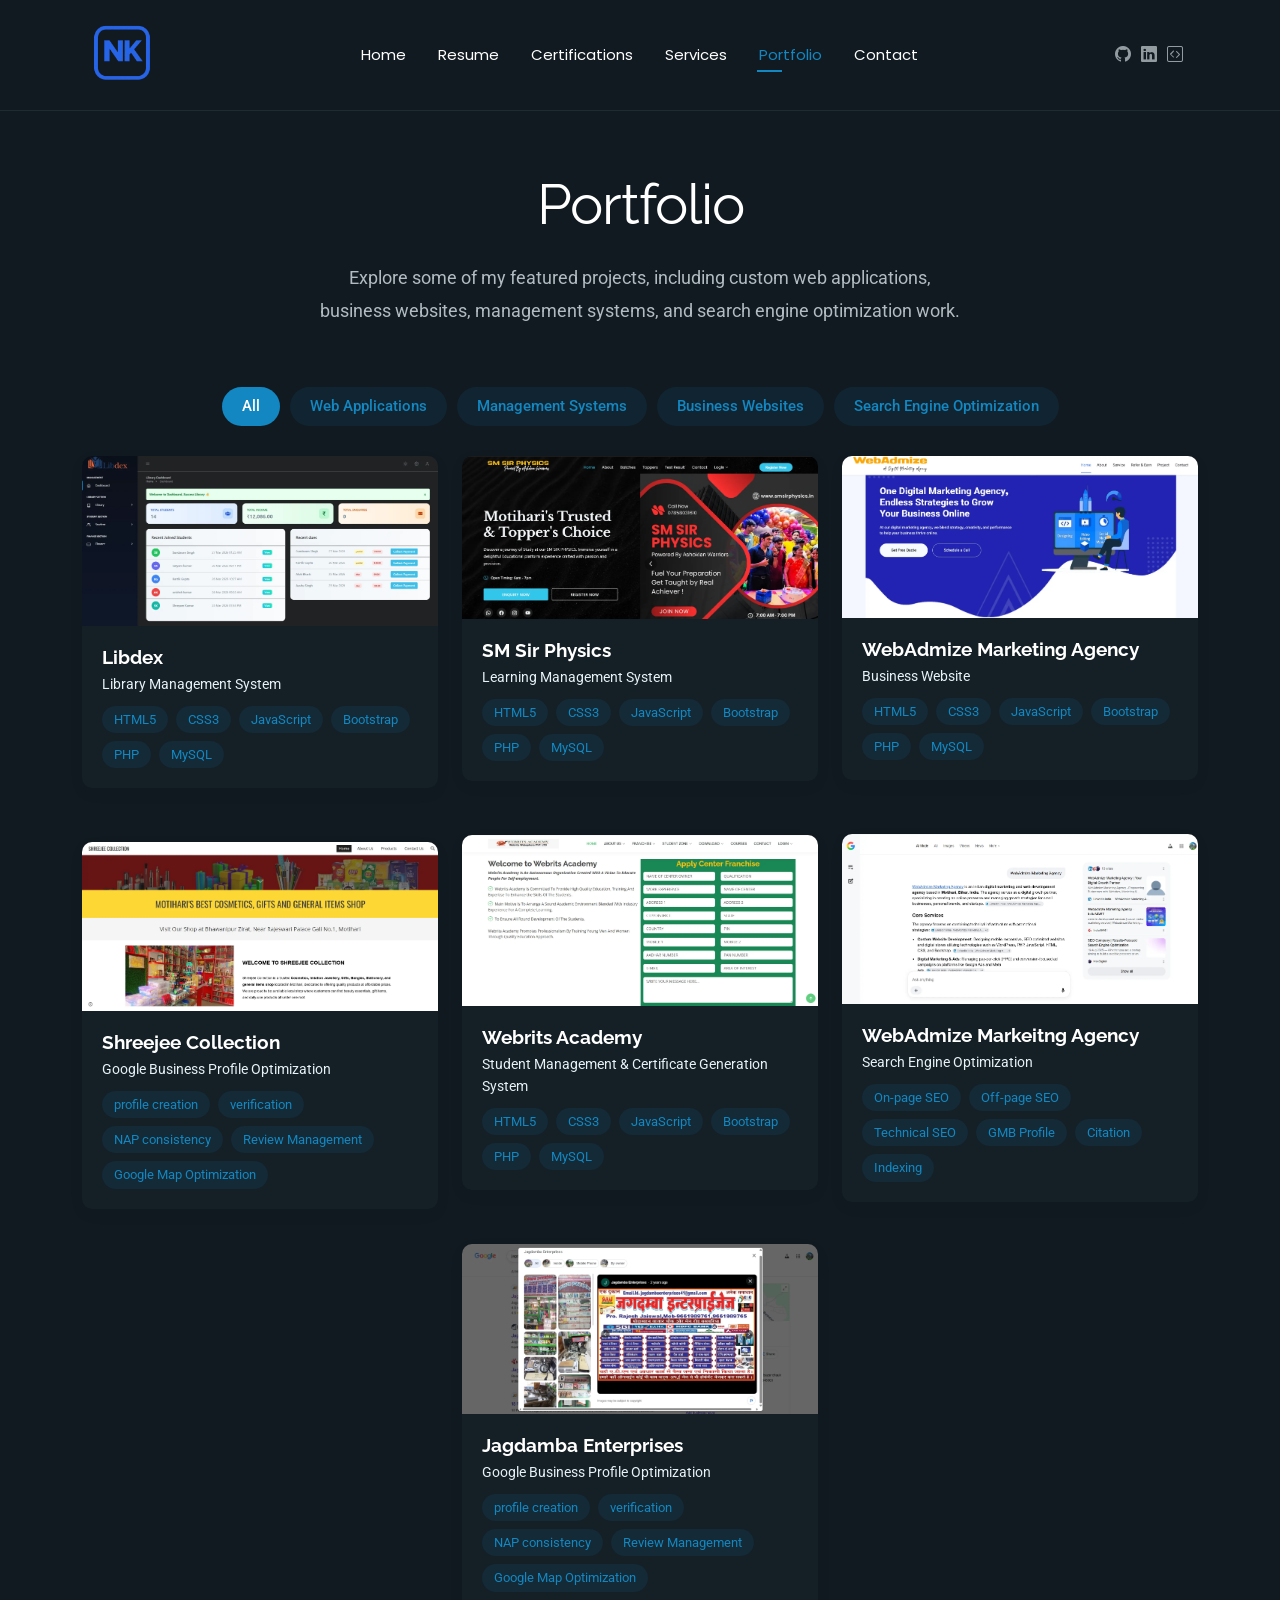
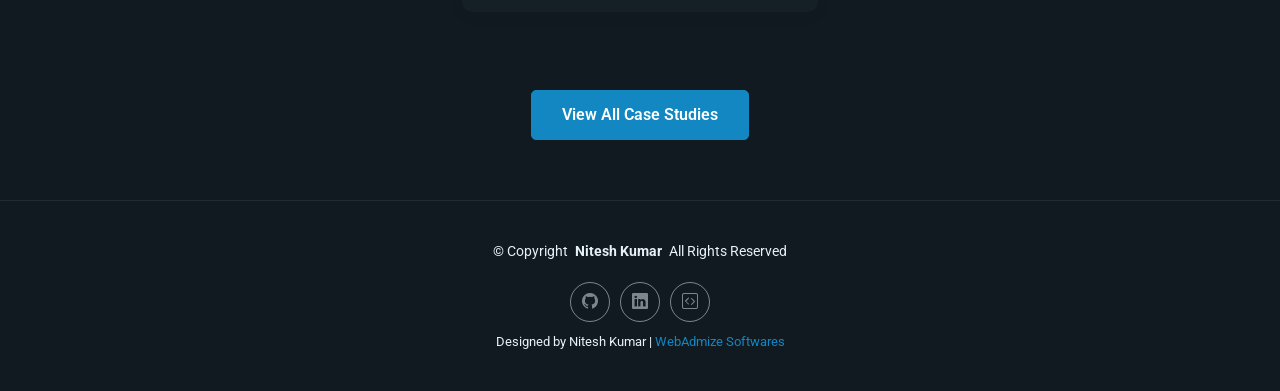
<file: portfolio.html>
<!DOCTYPE html>
<html lang="en">

<head>
  <meta charset="utf-8">
  <meta content="width=device-width, initial-scale=1.0" name="viewport">
<title>Portfolio | Nitesh Kumar - Web Development & SEO Projects</title>
<meta name="description" content="Browse the portfolio of Nitesh Kumar featuring web development projects, SEO case studies, custom PHP applications, WordPress websites, and performance optimization work.">
<meta name="robots" content="index, follow, max-image-preview:large">
<meta name="author" content="Nitesh Kumar">

<meta property="og:type" content="website">
<meta property="og:site_name" content="Nitesh Kumar Portfolio">
<meta property="og:title" content="Portfolio | Nitesh Kumar - Web Development & SEO Projects">
<meta property="og:description" content="Showcasing custom websites, SEO projects, WordPress solutions, and web application development work.">
 
  <!-- Favicons -->
  <link href="assets/img/fevicon.webp" rel="icon">

  <!-- Fonts -->
  <link href="https://fonts.googleapis.com" rel="preconnect">
  <link href="https://fonts.gstatic.com" rel="preconnect" crossorigin>
  <link href="https://fonts.googleapis.com/css2?family=Roboto:ital,wght@0,100;0,300;0,400;0,500;0,700;0,900;1,100;1,300;1,400;1,500;1,700;1,900&family=Poppins:ital,wght@0,100;0,200;0,300;0,400;0,500;0,600;0,700;0,800;0,900;1,100;1,200;1,300;1,400;1,500;1,600;1,700;1,800;1,900&family=Raleway:ital,wght@0,100;0,200;0,300;0,400;0,500;0,600;0,700;0,800;0,900;1,100;1,200;1,300;1,400;1,500;1,600;1,700;1,800;1,900&display=swap" rel="stylesheet">

  <!-- Vendor CSS Files -->
  <link href="assets/vendor/bootstrap/css/bootstrap.min.css" rel="stylesheet">
  <link href="assets/vendor/bootstrap-icons/bootstrap-icons.css" rel="stylesheet">
  <link href="assets/vendor/aos/aos.css" rel="stylesheet">
  <link href="assets/vendor/swiper/swiper-bundle.min.css" rel="stylesheet">
  <link href="assets/vendor/glightbox/css/glightbox.min.css" rel="stylesheet">

  <!-- Main CSS File -->
  <link href="assets/css/main.css" rel="stylesheet">
</head>
 
  <body class="portfolio-page">

  <header id="header" class="header d-flex align-items-center light-background sticky-top">
    <div class="container position-relative d-flex align-items-center justify-content-between">

     <a href="index" class="logo d-flex align-items-center me-auto me-xl-0">
    <img src="assets/img/nitesh-kumar-logo.webp" alt="Nitesh Kumar Logo">
    </a>

      <nav id="navmenu" class="navmenu">
        <ul>
          <li><a href="index">Home</a></li>
          <li><a href="resume">Resume</a></li>
          <li><a href="certifications">Certifications</a></li>
          <li><a href="services">Services</a></li>
          <li><a href="portfolio" class="active">Portfolio</a></li>
          <li><a href="contact">Contact</a></li>
        </ul>
        <i class="mobile-nav-toggle d-xl-none bi bi-list"></i>
      </nav> 

      <div class="header-social-links">
        <a href="https://github.com/niteshjaiswal-dev" class="github"><i class="bi bi-github"></i></a>
        <a href="https://www.linkedin.com/in/niteshjaiswal-dev" class="linkedin"><i class="bi bi-linkedin"></i></a>
        <a href="https://leetcode.com/u/niteshjaiswal-dev" class="leetcode"><i class="bi bi-code-square"></i></a>
      </div>

    </div>
  </header>

  <main class="main">

    <!-- Portfolio Section -->
    <section id="portfolio" class="portfolio section">

      <!-- Section Title -->
      <div class="container section-title" data-aos="fade-up">
        <h2>Portfolio</h2>
        <p>Explore some of my featured projects, including custom web applications, business websites, management systems, and search engine optimization work.</p>
      </div><!-- End Section Title -->

      <div class="container" data-aos="fade-up" data-aos-delay="100">

        <div class="isotope-layout" data-default-filter="*" data-layout="masonry" data-sort="original-order">
          <ul class="portfolio-filters isotope-filters" data-aos="fade-up" data-aos-delay="200">
            <li data-filter="*" class="filter-active">All</li>
            <li data-filter=".filter-applications">Web Applications</li>
            <li data-filter=".filter-Systems">Management Systems</li>
            <li data-filter=".filter-websites">Business Websites</li>
            <li data-filter=".filter-seo">Search Engine Optimization</li>
          </ul><!-- End Portfolio Filters -->

          <div class="row gy-4 isotope-container" data-aos="fade-up" data-aos-delay="300">

            <div class="col-lg-4 col-md-6 portfolio-item isotope-item filter-Systems">
              <div class="portfolio-card">
                <div class="portfolio-img">
                  <img src="assets/img/portfolio/Libdex-library-management-system.webp" alt="Portfolio Item" class="img-fluid">
                  <div class="portfolio-overlay">
                    <a href="assets/img/portfolio/Libdex-library-management-system.webp" class="glightbox portfolio-lightbox"><i class="bi bi-plus"></i></a>
                    <a href="libdex-library-management-system" class="portfolio-details-link"><i class="bi bi-link"></i></a>
                  </div>
                </div>
                <div class="portfolio-info">
                  <h4>Libdex</h4>
                  <p>Library Management System</p>
                  <div class="portfolio-tags">
                    <span>HTML5</span>
                    <span>CSS3</span>
                    <span>JavaScript</span>
                    <span>Bootstrap</span>
                    <span>PHP</span>
                    <span>MySQL</span>
                  </div>
                </div>
              </div>
            </div>

            <div class="col-lg-4 col-md-6 portfolio-item isotope-item filter-applications">
              <div class="portfolio-card">
                <div class="portfolio-img">
                  <img src="assets/img/portfolio/smsirphysics-website-development-motihari.webp" alt="Portfolio Item" class="img-fluid">
                  <div class="portfolio-overlay">
                    <a href="assets/img/portfolio/smsirphysics-website-development-motihari.webp" class="glightbox portfolio-lightbox"><i class="bi bi-plus"></i></a>
                    <a href="smsirphysics-learning-management-system" class="portfolio-details-link"><i class="bi bi-link"></i></a>
                  </div>
                </div>
                <div class="portfolio-info">
                  <h4>SM Sir Physics</h4>
                  <p>Learning Management System</p>
                  <div class="portfolio-tags">
                    <span>HTML5</span>
                    <span>CSS3</span>
                    <span>JavaScript</span>
                    <span>Bootstrap</span>
                    <span>PHP</span>
                    <span>MySQL</span>
                  </div>
                </div>
              </div>
            </div>

            <div class="col-lg-4 col-md-6 portfolio-item isotope-item filter-websites">
              <div class="portfolio-card">
                <div class="portfolio-img">
                  <img src="assets/img/portfolio/webadmize-website-development.webp" alt="Portfolio Item" class="img-fluid">
                  <div class="portfolio-overlay">
                    <a href="assets/img/portfolio/webadmize-website-development.webp" class="glightbox portfolio-lightbox"><i class="bi bi-plus"></i></a>
                    <a href="webadmize-marketing-agency" class="portfolio-details-link"><i class="bi bi-link"></i></a>
                  </div>
                </div>
                <div class="portfolio-info">
                  <h4>WebAdmize Marketing Agency</h4>
                  <p>Business Website</p>
                  <div class="portfolio-tags">
                    <span>HTML5</span>
                    <span>CSS3</span>
                    <span>JavaScript</span>
                    <span>Bootstrap</span>
                    <span>PHP</span>
                    <span>MySQL</span>
                  </div>
                </div>
              </div>
            </div>

            <div class="col-lg-4 col-md-6 portfolio-item isotope-item filter-seo">
              <div class="portfolio-card">
                <div class="portfolio-img">
                  <img src="assets/img/portfolio/webadmize-ai-seo.webp" alt="Portfolio Item" class="img-fluid">
                  <div class="portfolio-overlay">
                    <a href="assets/img/portfolio/webadmize-ai-seo.webp" class="glightbox portfolio-lightbox"><i class="bi bi-plus"></i></a>
                    <a href="#" class="portfolio-details-link"><i class="bi bi-link"></i></a>
                  </div>
                </div>
                <div class="portfolio-info">
                  <h4>WebAdmize Markeitng Agency</h4>
                  <p>Search Engine Optimization</p>
                  <div class="portfolio-tags">
                    <span>On-page SEO</span>
                    <span>Off-page SEO</span>
                    <span>Technical SEO</span>
                    <span>GMB Profile</span>
                    <span>Citation</span>
                    <span>Indexing</span>
                  </div>
                </div>
              </div>
            </div>


            <div class="col-lg-4 col-md-6 portfolio-item isotope-item filter-Systems">
              <div class="portfolio-card">
                <div class="portfolio-img">
                  <img src="assets/img/portfolio/webrits-student-management-system.webp" alt="Portfolio Item" class="img-fluid">
                  <div class="portfolio-overlay">
                    <a href="assets/img/portfolio/webrits-student-management-system.webp" class="glightbox portfolio-lightbox"><i class="bi bi-plus"></i></a>
                    <a href="#" class="portfolio-details-link"><i class="bi bi-link"></i></a>
                  </div>
                </div>
                <div class="portfolio-info">
                  <h4>Webrits Academy</h4>
                  <p>Student Management & Certificate Generation System</p>
                  <div class="portfolio-tags">
                    <span>HTML5</span>
                    <span>CSS3</span>
                    <span>JavaScript</span>
                    <span>Bootstrap</span>
                    <span>PHP</span>
                    <span>MySQL</span>
                  </div>
                </div>
              </div>
            </div>

            <div class="col-lg-4 col-md-6 portfolio-item isotope-item filter-seo">
              <div class="portfolio-card">
                <div class="portfolio-img">
                  <img src="assets/img/portfolio/shreejee-gmb-seo.webp" alt="Portfolio Item" class="img-fluid">
                  <div class="portfolio-overlay">
                    <a href="assets/img/portfolio/shreejee-gmb-seo.webp" class="glightbox portfolio-lightbox"><i class="bi bi-plus"></i></a>
                    <a href="#" class="portfolio-details-link"><i class="bi bi-link"></i></a>
                  </div>
                </div>
                <div class="portfolio-info">
                  <h4>Shreejee Collection</h4>
                  <p>Google Business Profile Optimization</p>
                  <div class="portfolio-tags">
                    <span>profile creation</span>
                    <span>verification</span>
                    <span>NAP consistency</span>
                    <span>Review Management</span>
                    <span>Google Map Optimization</span>
                  </div>
                </div>
              </div>
            </div>            

            <div class="col-lg-4 col-md-6 portfolio-item isotope-item filter-seo">
              <div class="portfolio-card">
                <div class="portfolio-img">
                  <img src="assets/img/portfolio/jagdamba-gmb-seo.webp" alt="Portfolio Item" class="img-fluid">
                  <div class="portfolio-overlay">
                    <a href="assets/img/portfolio/jagdamba-gmb-seo.webp" class="glightbox portfolio-lightbox"><i class="bi bi-plus"></i></a>
                    <a href="#" class="portfolio-details-link"><i class="bi bi-link"></i></a>
                  </div>
                </div>
                <div class="portfolio-info">
                  <h4>Jagdamba Enterprises</h4>
                  <p>Google Business Profile Optimization</p>
                  <div class="portfolio-tags">
                    <span>profile creation</span>
                    <span>verification</span>
                    <span>NAP consistency</span>
                    <span>Review Management</span>
                    <span>Google Map Optimization</span>
                  </div>
                </div>
              </div>
            </div>           

          </div><!-- End Portfolio Items Container -->
        </div>

        <div class="text-center mt-5" data-aos="fade-up" data-aos-delay="400">
          <a href="#portfolio" class="btn btn-primary">View All Case Studies</a>
        </div>

      </div>

    </section><!-- /Portfolio Section -->

  </main>

  <footer id="footer" class="footer">

    <div class="container">
      <div class="copyright text-center ">
        <p>© <span>Copyright</span> <strong class="px-1 sitename">Nitesh Kumar</strong> <span>All Rights Reserved<br></span></p>
      </div>
      <div class="social-links d-flex justify-content-center">
        <a href="https://github.com/niteshjaiswal-dev"><i class="bi bi-github"></i></a>
        <a href="https://www.linkedin.com/in/niteshjaiswal-dev"><i class="bi bi-linkedin"></i></a>
        <a href="https://leetcode.com/u/niteshjaiswal-dev"><i class="bi bi-code-square"></i></a>
      </div>
      <div class="credits">
        Designed by Nitesh Kumar | <a href="https://webadmize.in">WebAdmize Softwares</a>
      </div>
    </div>

  </footer>

  <!-- Scroll Top --> 
  <a href="#" id="scroll-top" class="scroll-top d-flex align-items-center justify-content-center"><i class="bi bi-arrow-up-short"></i></a>

  <!-- Preloader -->
  <div id="preloader"></div>

  <!-- Vendor JS Files -->
  <script src="assets/vendor/bootstrap/js/bootstrap.bundle.min.js"></script>
  <script src="assets/vendor/php-email-form/validate.js"></script>
  <script src="assets/vendor/aos/aos.js"></script>
  <script src="assets/vendor/typed.js/typed.umd.js"></script>
  <script src="assets/vendor/waypoints/noframework.waypoints.js"></script>
  <script src="assets/vendor/purecounter/purecounter_vanilla.js"></script>
  <script src="assets/vendor/swiper/swiper-bundle.min.js"></script>
  <script src="assets/vendor/imagesloaded/imagesloaded.pkgd.min.js"></script>
  <script src="assets/vendor/isotope-layout/isotope.pkgd.min.js"></script>
  <script src="assets/vendor/glightbox/js/glightbox.min.js"></script>

  <!-- Main JS File -->
  <script src="assets/js/main.js"></script>
</body>
</html>
</file>
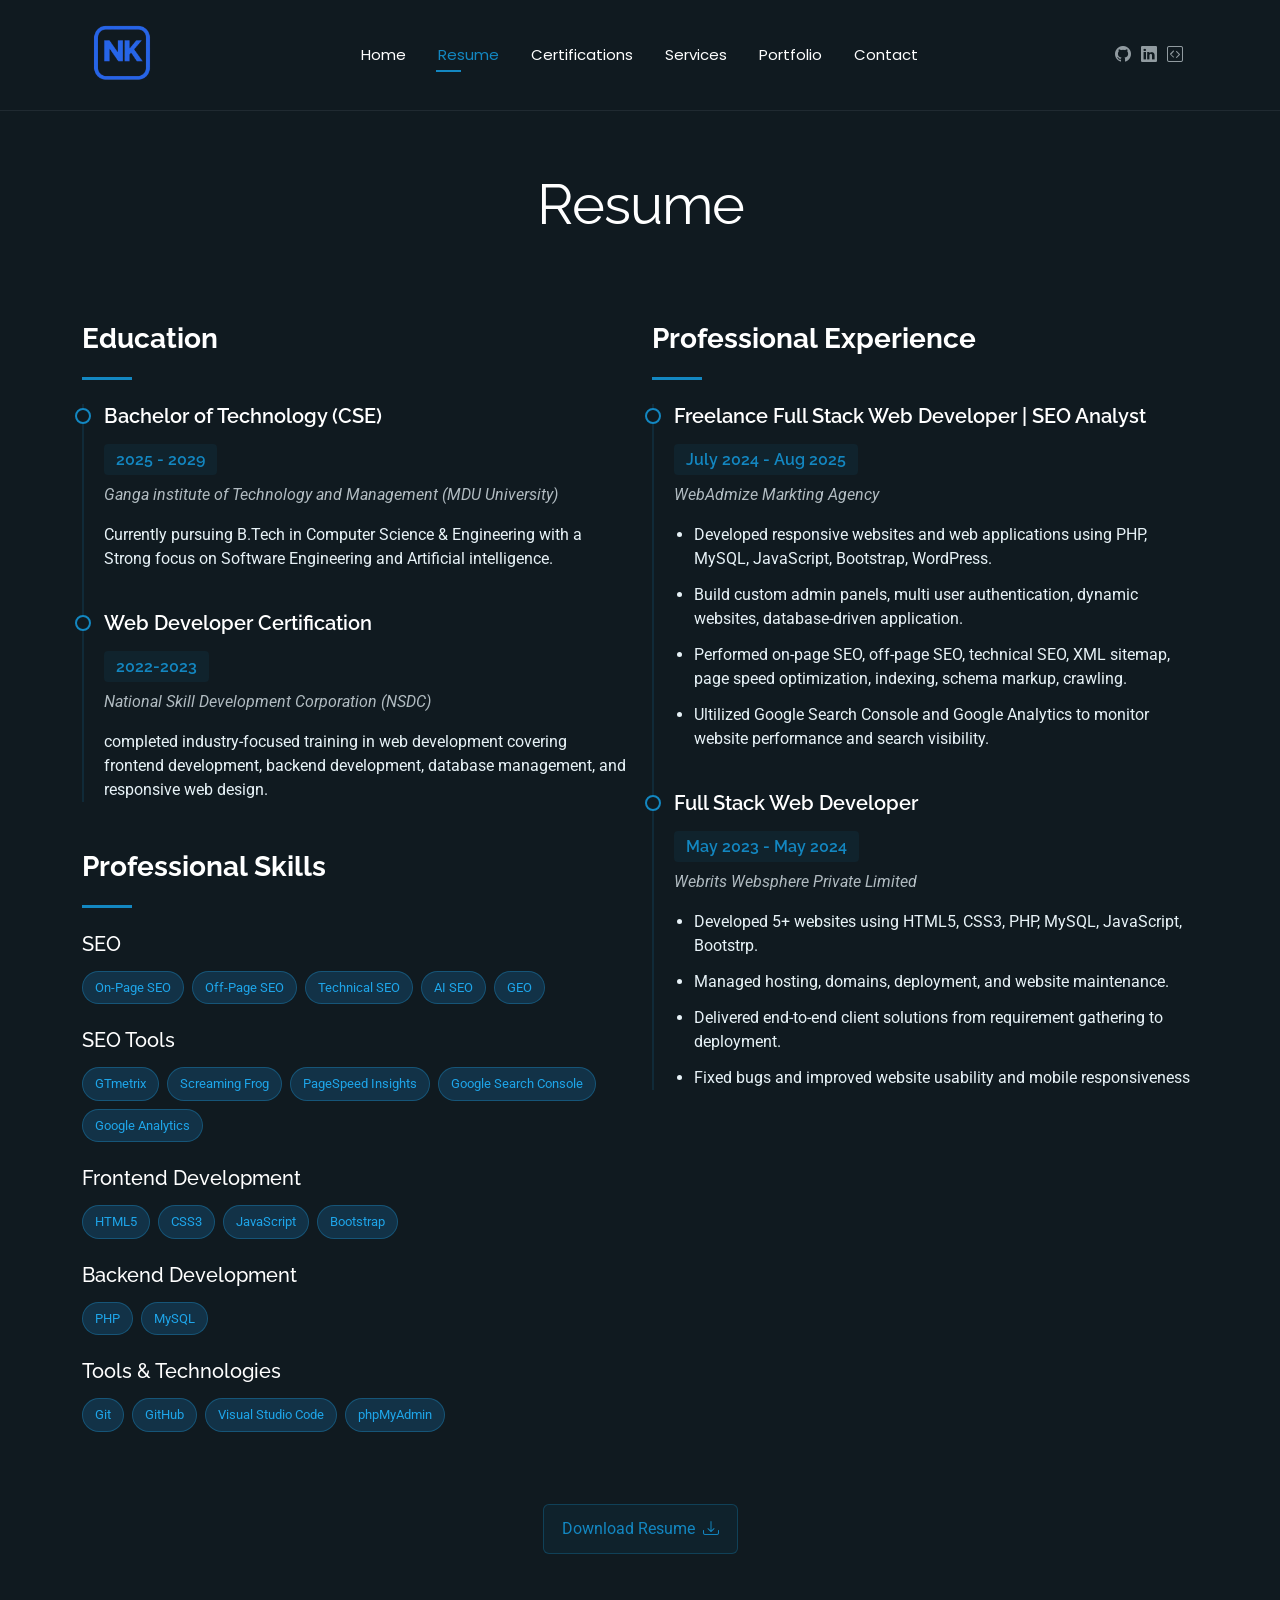
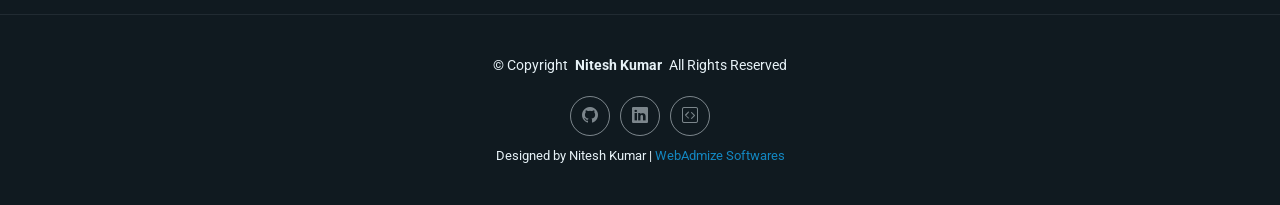
<file: resume.html>
<!DOCTYPE html>
<html lang="en">

<head>
  <meta charset="utf-8">
  <meta content="width=device-width, initial-scale=1.0" name="viewport">
<title>Resume | Nitesh Kumar - Full Stack Web Developer & SEO Analyst</title>
<meta name="description" content="View the professional resume of Nitesh Kumar, showcasing experience in Full Stack Web Development, PHP, MySQL, WordPress, Technical SEO, AI SEO, and GEO optimization.">
<meta name="robots" content="index, follow, max-image-preview:large">
<meta name="author" content="Nitesh Kumar">

<meta property="og:type" content="website">
<meta property="og:site_name" content="Nitesh Kumar Portfolio">
<meta property="og:title" content="Resume | Nitesh Kumar - Full Stack Web Developer & SEO Analyst">
<meta property="og:description" content="Explore the professional experience, education, technical skills, and SEO expertise of Nitesh Kumar.">

  <!-- Favicons -->
  <link href="assets/img/fevicon.webp" rel="icon">

  <!-- Fonts -->
  <link href="https://fonts.googleapis.com" rel="preconnect">
  <link href="https://fonts.gstatic.com" rel="preconnect" crossorigin>
  <link href="https://fonts.googleapis.com/css2?family=Roboto:ital,wght@0,100;0,300;0,400;0,500;0,700;0,900;1,100;1,300;1,400;1,500;1,700;1,900&family=Poppins:ital,wght@0,100;0,200;0,300;0,400;0,500;0,600;0,700;0,800;0,900;1,100;1,200;1,300;1,400;1,500;1,600;1,700;1,800;1,900&family=Raleway:ital,wght@0,100;0,200;0,300;0,400;0,500;0,600;0,700;0,800;0,900;1,100;1,200;1,300;1,400;1,500;1,600;1,700;1,800;1,900&display=swap" rel="stylesheet">

  <!-- Vendor CSS Files -->
  <link href="assets/vendor/bootstrap/css/bootstrap.min.css" rel="stylesheet">
  <link href="assets/vendor/bootstrap-icons/bootstrap-icons.css" rel="stylesheet">
  <link href="assets/vendor/aos/aos.css" rel="stylesheet">
  <link href="assets/vendor/swiper/swiper-bundle.min.css" rel="stylesheet">
  <link href="assets/vendor/glightbox/css/glightbox.min.css" rel="stylesheet">

  <!-- Main CSS File -->
  <link href="assets/css/main.css" rel="stylesheet">
</head>
 
  <body class="resume-page"> 

  <header id="header" class="header d-flex align-items-center light-background sticky-top">
    <div class="container position-relative d-flex align-items-center justify-content-between">

     <a href="index" class="logo d-flex align-items-center me-auto me-xl-0">
    <img src="assets/img/nitesh-kumar-logo.webp" alt="Nitesh Kumar Logo">
    </a>

      <nav id="navmenu" class="navmenu">
        <ul>
          <li><a href="index">Home</a></li>
          <li><a href="resume" class="active">Resume</a></li>
          <li><a href="certifications">Certifications</a></li>
          <li><a href="services">Services</a></li>
          <li><a href="portfolio">Portfolio</a></li>
          <li><a href="contact">Contact</a></li>
        </ul>
        <i class="mobile-nav-toggle d-xl-none bi bi-list"></i>
      </nav> 

      <div class="header-social-links">
        <a href="https://github.com/niteshjaiswal-dev" class="github"><i class="bi bi-github"></i></a>
        <a href="https://www.linkedin.com/in/niteshjaiswal-dev" class="linkedin"><i class="bi bi-linkedin"></i></a>
        <a href="https://leetcode.com/u/niteshjaiswal-dev" class="leetcode"><i class="bi bi-code-square"></i></a>
      </div>

    </div>
  </header>

  <main class="main">

    <!-- Resume Section -->
    <section id="resume" class="resume section">

      <!-- Section Title -->
      <div class="container section-title" data-aos="fade-up">
        <h2>Resume</h2>
      </div><!-- End Section Title -->

      <div class="container" data-aos="fade-up" data-aos-delay="100">

        <div class="row">
          <div class="col-lg-6">

            <!-- Education Section -->
            <div class="resume-item" data-aos="fade-up">
              <h3 class="resume-title">Education</h3>

              <div class="resume-content">
                <article class="education-item">
                  <h4>Bachelor of Technology (CSE)</h4>
                  <h5>2025 - 2029</h5>
                  <p class="institution"><em>Ganga institute of Technology and Management (MDU University)</em></p>
                  <p>Currently pursuing B.Tech in Computer Science & Engineering with a Strong focus on Software Engineering and Artificial intelligence.</p>
                </article>

                <article class="education-item">
                  <h4>Web Developer Certification</h4>
                  <h5>2022-2023</h5>
                  <p class="institution"><em>National Skill Development Corporation (NSDC)</em></p>
                  <p>completed industry-focused training in web development covering frontend development, backend development, database management, and responsive web design.</p>
                </article>
              </div>
            </div><!-- End Education Section -->

            <!-- Professional Skills Section -->
            <div class="resume-item skills-animation" data-aos="fade-up">
              <h3 class="resume-title">Professional Skills</h3>

            <div class="skill-card">
            <h5>SEO</h5>
              <div class="skill-tags mb-4">
                <span>On-Page SEO</span>
                <span>Off-Page SEO</span>
                <span>Technical SEO</span>
                <span>AI SEO</span>
                <span>GEO</span>
               </div>
              </div>
            <div class="skill-card">
            <h5>SEO Tools</h5>
            <div class="skill-tags mb-4">
              <span>GTmetrix</span>
              <span>Screaming Frog</span>
              <span>PageSpeed Insights</span>
              <span>Google Search Console</span>
              <span>Google Analytics</span>
               </div>
              </div>
            <div class="skill-card">
            <h5>Frontend Development</h5>
            <div class="skill-tags mb-4">
               <span>HTML5</span>
               <span>CSS3</span>
               <span>JavaScript</span>
               <span>Bootstrap</span>
               </div> 
              </div>
            <div class="skill-card">
            <h5>Backend Development</h5>
              <div class="skill-tags mb-4">
               <span>PHP</span>
               <span>MySQL</span>
               </div>
              </div>
            <div class="skill-card">
            <h5>Tools & Technologies</h5>
              <div class="skill-tags mb-4">
               <span>Git</span>
               <span>GitHub</span>
               <span>Visual Studio Code</span>
               <span>phpMyAdmin</span>
               </div>
              </div>
               
            </div><!-- End Professional Skills Section -->
          </div>

          <div class="col-lg-6">
            <!-- Experience Section -->
            <div class="resume-item" data-aos="fade-up" data-aos-delay="100">
              <h3 class="resume-title">Professional Experience</h3>

              <div class="resume-content">
                <article class="experience-item">
                  <h4>Freelance Full Stack Web Developer | SEO Analyst</h4>
                  <h5>July 2024 - Aug 2025</h5>
                  <p class="company"><em>WebAdmize Markting Agency</em></p>
                  <ul>
                    <li>Developed responsive websites and web applications using PHP, MySQL, JavaScript, Bootstrap, WordPress.</li>
                    <li>Build custom admin panels, multi user authentication, dynamic websites, database-driven application.</li>
                    <li>Performed on-page SEO, off-page SEO, technical SEO, XML sitemap, page speed optimization, indexing, schema markup, crawling.</li>
                    <li>Ultilized Google Search Console and Google Analytics to monitor website performance and search visibility.</li>
                  </ul>
                </article>

                <article class="experience-item">
                  <h4>Full Stack Web Developer</h4>
                  <h5>May 2023 - May 2024</h5>
                  <p class="company"><em>Webrits Websphere Private Limited  </em></p>
                  <ul>
                    <li>Developed 5+ websites using HTML5, CSS3, PHP, MySQL, JavaScript, Bootstrp.</li>
                    <li>Managed hosting, domains, deployment, and website maintenance.</li>
                    <li>Delivered end-to-end client solutions from requirement gathering to deployment.</li>
                    <li>Fixed bugs and improved website usability and mobile responsiveness</li>
                  </ul>
                </article>

              </div>
            </div><!-- End Experience Section -->
          </div>
               <div class="cta-group">
                <a href="assets/img/resume/nitesh-kumar-full-stack-web-developer-ai-seo-analyst-cv.pdf" class="btn-ghost" target="_blank">
                  Download Resume <i class="bi bi-download"></i>
                </a>
              </div>
        </div>

      </div>

    </section><!-- /Resume Section -->

  </main>

  <footer id="footer" class="footer">

    <div class="container">
      <div class="copyright text-center ">
        <p>© <span>Copyright</span> <strong class="px-1 sitename">Nitesh Kumar</strong> <span>All Rights Reserved<br></span></p>
      </div>
      <div class="social-links d-flex justify-content-center">
        <a href="https://github.com/niteshjaiswal-dev"><i class="bi bi-github"></i></a>
        <a href="https://www.linkedin.com/in/niteshjaiswal-dev"><i class="bi bi-linkedin"></i></a>
        <a href="https://leetcode.com/u/niteshjaiswal-dev"><i class="bi bi-code-square"></i></a>
      </div>
      <div class="credits">
        Designed by Nitesh Kumar | <a href="https://webadmize.in">WebAdmize Softwares</a>
      </div>
    </div>

  </footer>

  <!-- Scroll Top --> 
  <a href="#" id="scroll-top" class="scroll-top d-flex align-items-center justify-content-center"><i class="bi bi-arrow-up-short"></i></a>

  <!-- Preloader -->
  <div id="preloader"></div>

  <!-- Vendor JS Files -->
  <script src="assets/vendor/bootstrap/js/bootstrap.bundle.min.js"></script>
  <script src="assets/vendor/php-email-form/validate.js"></script>
  <script src="assets/vendor/aos/aos.js"></script>
  <script src="assets/vendor/typed.js/typed.umd.js"></script>
  <script src="assets/vendor/waypoints/noframework.waypoints.js"></script>
  <script src="assets/vendor/purecounter/purecounter_vanilla.js"></script>
  <script src="assets/vendor/swiper/swiper-bundle.min.js"></script>
  <script src="assets/vendor/imagesloaded/imagesloaded.pkgd.min.js"></script>
  <script src="assets/vendor/isotope-layout/isotope.pkgd.min.js"></script>
  <script src="assets/vendor/glightbox/js/glightbox.min.js"></script>

  <!-- Main JS File -->
  <script src="assets/js/main.js"></script>
</body>
</html>
</file>
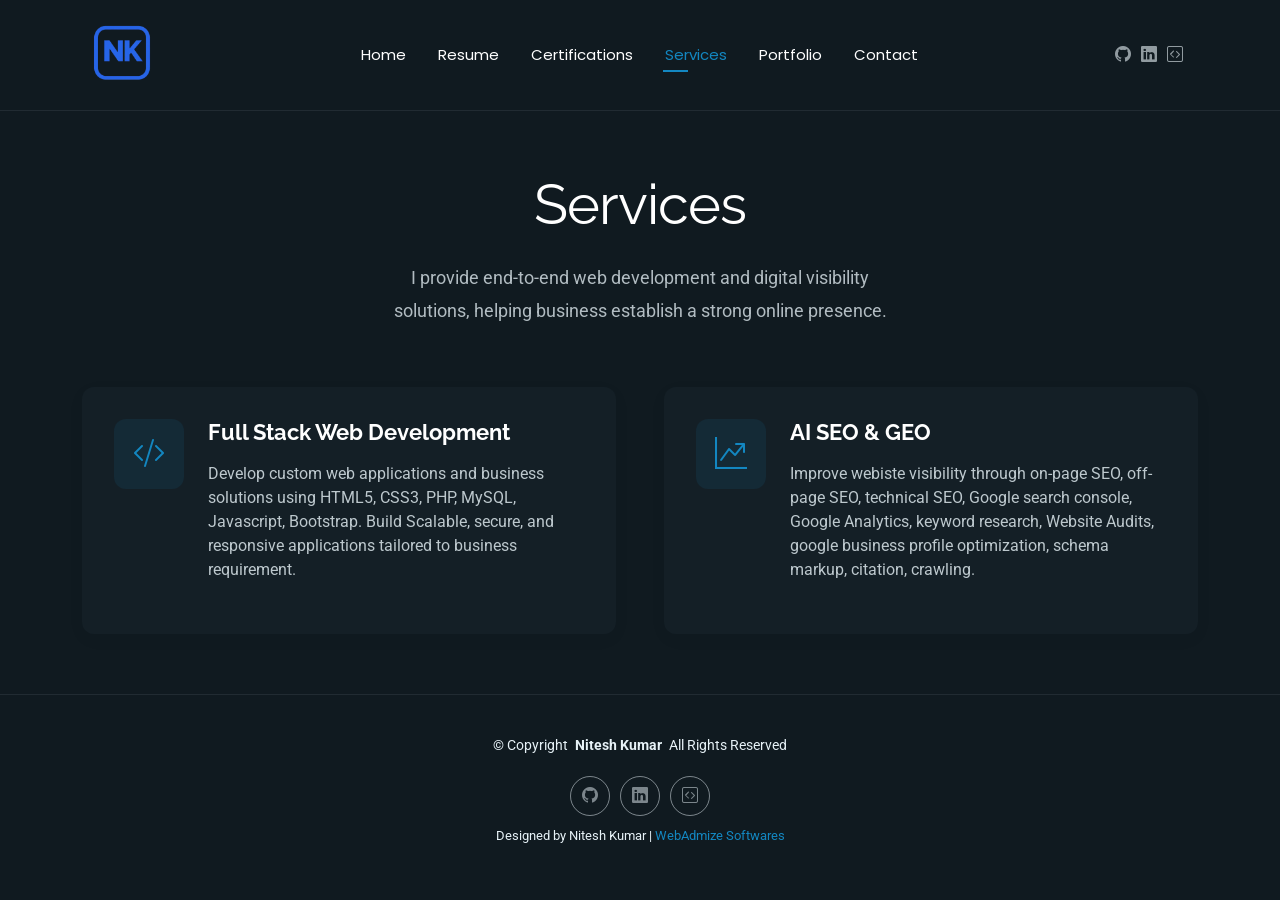
<file: services.html>
<!DOCTYPE html>
<html lang="en">

<head>
  <meta charset="utf-8">
  <meta content="width=device-width, initial-scale=1.0" name="viewport">
<title>Services | Full Stack Web Development & SEO Services - Nitesh Kumar</title>
<meta name="description" content="Professional web development and SEO services including PHP development, WordPress websites, Technical SEO, AI SEO, GEO optimization, website speed optimization, and custom web applications.">
<meta name="robots" content="index, follow, max-image-preview:large">
<meta name="author" content="Nitesh Kumar">

<meta property="og:type" content="website">
<meta property="og:site_name" content="Nitesh Kumar Portfolio">
<meta property="og:title" content="Services | Full Stack Web Development & SEO Services">
<meta property="og:description" content="Web development, WordPress development, Technical SEO, AI SEO, GEO optimization, and website performance services.">

  <!-- Favicons -->
  <link href="assets/img/fevicon.webp" rel="icon">

  <!-- Fonts -->
  <link href="https://fonts.googleapis.com" rel="preconnect">
  <link href="https://fonts.gstatic.com" rel="preconnect" crossorigin>
  <link href="https://fonts.googleapis.com/css2?family=Roboto:ital,wght@0,100;0,300;0,400;0,500;0,700;0,900;1,100;1,300;1,400;1,500;1,700;1,900&family=Poppins:ital,wght@0,100;0,200;0,300;0,400;0,500;0,600;0,700;0,800;0,900;1,100;1,200;1,300;1,400;1,500;1,600;1,700;1,800;1,900&family=Raleway:ital,wght@0,100;0,200;0,300;0,400;0,500;0,600;0,700;0,800;0,900;1,100;1,200;1,300;1,400;1,500;1,600;1,700;1,800;1,900&display=swap" rel="stylesheet">

  <!-- Vendor CSS Files -->
  <link href="assets/vendor/bootstrap/css/bootstrap.min.css" rel="stylesheet">
  <link href="assets/vendor/bootstrap-icons/bootstrap-icons.css" rel="stylesheet">
  <link href="assets/vendor/aos/aos.css" rel="stylesheet">
  <link href="assets/vendor/swiper/swiper-bundle.min.css" rel="stylesheet">
  <link href="assets/vendor/glightbox/css/glightbox.min.css" rel="stylesheet">

  <!-- Main CSS File -->
  <link href="assets/css/main.css" rel="stylesheet">
</head>
 
  <body class="services-page">

  <header id="header" class="header d-flex align-items-center light-background sticky-top">
    <div class="container position-relative d-flex align-items-center justify-content-between">

     <a href="index" class="logo d-flex align-items-center me-auto me-xl-0">
    <img src="assets/img/nitesh-kumar-logo.webp" alt="Nitesh Kumar Logo">
    </a>
 
      <nav id="navmenu" class="navmenu">
        <ul>
          <li><a href="index">Home</a></li>
          <li><a href="resume">Resume</a></li>
          <li><a href="certifications">Certifications</a></li>
          <li><a href="services" class="active">Services</a></li>
          <li><a href="portfolio">Portfolio</a></li>
          <li><a href="contact">Contact</a></li>
        </ul>
        <i class="mobile-nav-toggle d-xl-none bi bi-list"></i>
      </nav> 
 
      <div class="header-social-links">
        <a href="https://github.com/niteshjaiswal-dev" class="github"><i class="bi bi-github"></i></a>
        <a href="https://www.linkedin.com/in/niteshjaiswal-dev" class="linkedin"><i class="bi bi-linkedin"></i></a>
        <a href="https://leetcode.com/u/niteshjaiswal-dev" class="leetcode"><i class="bi bi-code-square"></i></a>
      </div>

    </div>
  </header>

  <main class="main">

    <!-- Services Section -->
    <section id="services" class="services section">

      <!-- Section Title -->
      <div class="container section-title" data-aos="fade-up">
        <h2>Services</h2>
        <p>I provide end-to-end web development and digital visibility solutions, helping business establish a strong online presence.</p>
      </div><!-- End Section Title -->

      <div class="container" data-aos="fade-up" data-aos-delay="100">

        <div class="row justify-content-center g-5">

          <div class="col-md-6" data-aos="fade-right" data-aos-delay="100">
            <div class="service-item">
              <div class="service-icon">
                <i class="bi bi-code-slash"></i>
              </div>
              <div class="service-content">
                <h3>Full Stack Web Development</h3>
                <p>Develop custom web applications and business solutions using HTML5, CSS3, PHP, MySQL, Javascript, Bootstrap. Build Scalable, secure, and responsive applications tailored to business requirement.</p>
              </div>
            </div>
          </div><!-- End Service Item -->

          <div class="col-md-6" data-aos="fade-left" data-aos-delay="100">
            <div class="service-item">
              <div class="service-icon">
                <i class="bi bi-graph-up-arrow"></i>
              </div>
              <div class="service-content">
                <h3>AI SEO & GEO</h3>
                <p>Improve webiste visibility through on-page SEO, off-page SEO, technical SEO, Google search console, Google Analytics, keyword research, Website Audits, google business profile optimization, schema markup, citation, crawling.</p>
              </div>
            </div>
          </div><!-- End Service Item -->

        </div>

      </div>

    </section><!-- /Services Section -->

  </main>

  <footer id="footer" class="footer">

    <div class="container">
      <div class="copyright text-center ">
        <p>© <span>Copyright</span> <strong class="px-1 sitename">Nitesh Kumar</strong> <span>All Rights Reserved<br></span></p>
      </div>
      <div class="social-links d-flex justify-content-center">
        <a href="https://github.com/niteshjaiswal-dev"><i class="bi bi-github"></i></a>
        <a href="https://www.linkedin.com/in/niteshjaiswal-dev"><i class="bi bi-linkedin"></i></a>
        <a href="https://leetcode.com/u/niteshjaiswal-dev"><i class="bi bi-code-square"></i></a>
      </div>
      <div class="credits">
        Designed by Nitesh Kumar | <a href="https://webadmize.in">WebAdmize Softwares</a>
      </div>
    </div>

  </footer>

  <!-- Scroll Top --> 
  <a href="#" id="scroll-top" class="scroll-top d-flex align-items-center justify-content-center"><i class="bi bi-arrow-up-short"></i></a>

  <!-- Preloader -->
  <div id="preloader"></div>

  <!-- Vendor JS Files -->
  <script src="assets/vendor/bootstrap/js/bootstrap.bundle.min.js"></script>
  <script src="assets/vendor/php-email-form/validate.js"></script>
  <script src="assets/vendor/aos/aos.js"></script>
  <script src="assets/vendor/typed.js/typed.umd.js"></script>
  <script src="assets/vendor/waypoints/noframework.waypoints.js"></script>
  <script src="assets/vendor/purecounter/purecounter_vanilla.js"></script>
  <script src="assets/vendor/swiper/swiper-bundle.min.js"></script>
  <script src="assets/vendor/imagesloaded/imagesloaded.pkgd.min.js"></script>
  <script src="assets/vendor/isotope-layout/isotope.pkgd.min.js"></script>
  <script src="assets/vendor/glightbox/js/glightbox.min.js"></script>

  <!-- Main JS File -->
  <script src="assets/js/main.js"></script>
</body>
</html>
</file>
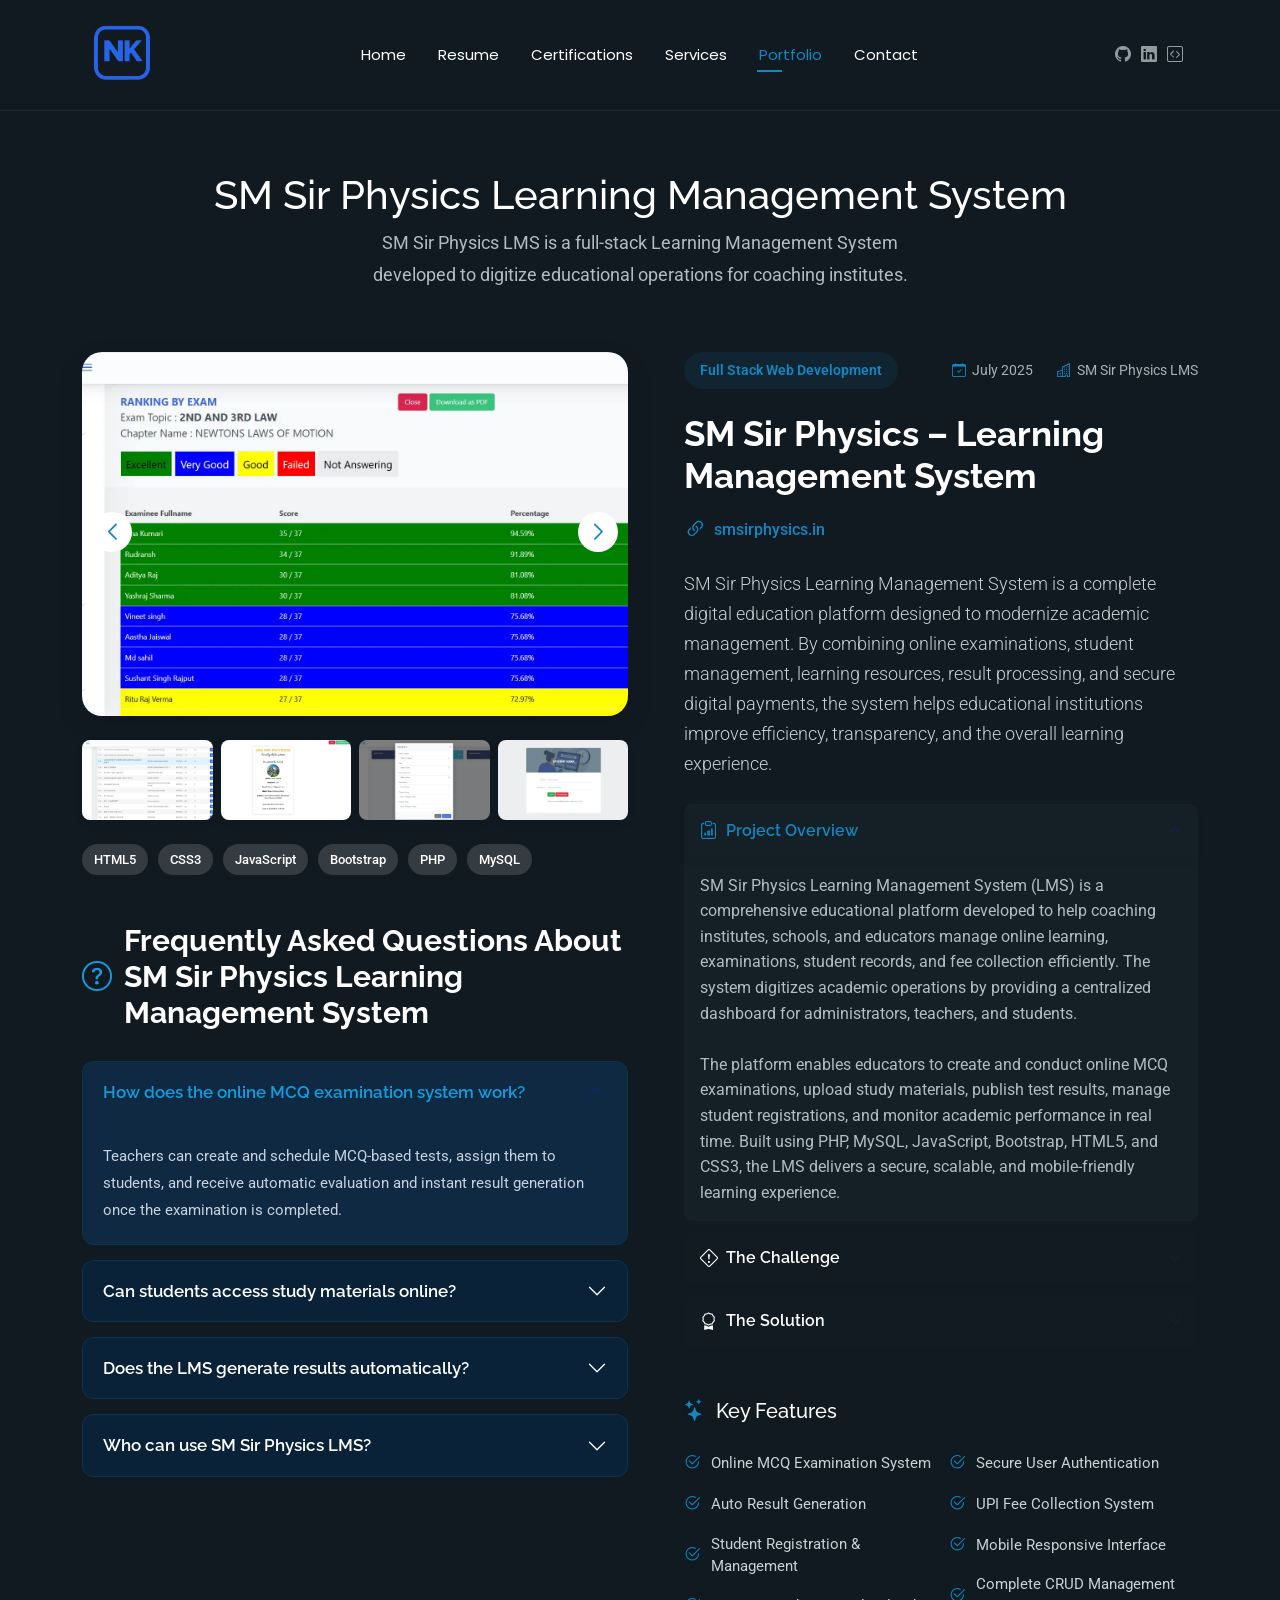
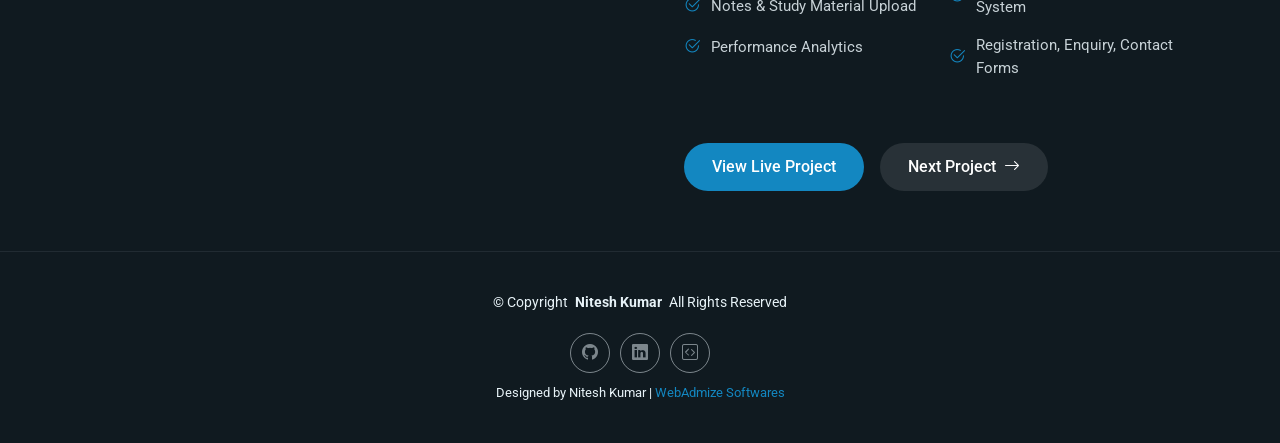
<file: smsirphysics-learning-management-system.html>
<!DOCTYPE html>
<html lang="en">

<head>
  <meta charset="utf-8">
  <meta content="width=device-width, initial-scale=1.0" name="viewport">
  <title>SM Sir Physics Learning Management System (LMS) | Online MCQ Exam & Student Portal</title>
  <meta name="description" content="SM Sir Physics LMS is a complete learning management system for coaching institutes. Conduct online MCQ examinations, generate instant results, upload notes, manage students, publish test results, and track academic performance from a single dashboard.">
  <meta name="keywords" content="Learning Management System, LMS, Online MCQ Exam, Student Portal, PHP LMS, MySQL LMS, Educational Platform, Student Management Software">

  <!-- Favicons -->
  <link href="assets/img/fevicon.webp" rel="icon">

  <!-- Fonts -->
  <link href="https://fonts.googleapis.com" rel="preconnect">
  <link href="https://fonts.gstatic.com" rel="preconnect" crossorigin>
  <link href="https://fonts.googleapis.com/css2?family=Roboto:ital,wght@0,100;0,300;0,400;0,500;0,700;0,900;1,100;1,300;1,400;1,500;1,700;1,900&family=Poppins:ital,wght@0,100;0,200;0,300;0,400;0,500;0,600;0,700;0,800;0,900;1,100;1,200;1,300;1,400;1,500;1,600;1,700;1,800;1,900&family=Raleway:ital,wght@0,100;0,200;0,300;0,400;0,500;0,600;0,700;0,800;0,900;1,100;1,200;1,300;1,400;1,500;1,600;1,700;1,800;1,900&display=swap" rel="stylesheet">

  <!-- Vendor CSS Files -->
  <link href="assets/vendor/bootstrap/css/bootstrap.min.css" rel="stylesheet">
  <link href="assets/vendor/bootstrap-icons/bootstrap-icons.css" rel="stylesheet">
  <link href="assets/vendor/aos/aos.css" rel="stylesheet">
  <link href="assets/vendor/swiper/swiper-bundle.min.css" rel="stylesheet">
  <link href="assets/vendor/glightbox/css/glightbox.min.css" rel="stylesheet">

  <!-- Main CSS File -->
  <link href="assets/css/main.css" rel="stylesheet">
</head>
 
  <body class="protfolio-details-page">

  <header id="header" class="header d-flex align-items-center light-background sticky-top">
    <div class="container position-relative d-flex align-items-center justify-content-between">

     <a href="index" class="logo d-flex align-items-center me-auto me-xl-0">
    <img src="assets/img/nitesh-kumar-logo.webp" alt="Nitesh Kumar Logo">
    </a>

      <nav id="navmenu" class="navmenu">
        <ul> 
          <li><a href="index">Home</a></li>
          <li><a href="resume">Resume</a></li>
          <li><a href="certifications">Certifications</a></li>
          <li><a href="services">Services</a></li>
          <li><a href="portfolio" class="active">Portfolio</a></li>
          <li><a href="contact">Contact</a></li>
        </ul>
        <i class="mobile-nav-toggle d-xl-none bi bi-list"></i>
      </nav> 

      <div class="header-social-links">
        <a href="https://github.com/niteshjaiswal-dev" class="github"><i class="bi bi-github"></i></a>
        <a href="https://www.linkedin.com/in/niteshjaiswal-dev" class="linkedin"><i class="bi bi-linkedin"></i></a>
        <a href="https://leetcode.com/u/niteshjaiswal-dev" class="leetcode"><i class="bi bi-code-square"></i></a>
      </div>

    </div>
  </header>

  <main class="main">

    <!-- Portfolio Details Section -->
    <section id="portfolio-details" class="portfolio-details section">

      <!-- Section Title -->
      <div class="container section-title" data-aos="fade-up">
      <h1>SM Sir Physics Learning Management System</h1>
      <p>
       SM Sir Physics LMS is a full-stack Learning Management System developed to digitize educational operations for coaching institutes.
      </p>
      </div><!-- End Section Title -->

      <div class="container" data-aos="fade-up" data-aos-delay="100">

        <div class="row gy-4">
          <div class="col-lg-6" data-aos="fade-right">
            <div class="portfolio-details-media">
              <div class="main-image">
                <div class="portfolio-details-slider swiper init-swiper" data-aos="zoom-in">
                  <script type="application/json" class="swiper-config">
                    {
                      "loop": true,
                      "speed": 1000,
                      "autoplay": {
                        "delay": 6000
                      },
                      "effect": "creative",
                      "creativeEffect": {
                        "prev": {
                          "shadow": true,
                          "translate": [0, 0, -400]
                        },
                        "next": {
                          "translate": ["100%", 0, 0]
                        }
                      },
                      "slidesPerView": 1,
                      "navigation": {
                        "nextEl": ".swiper-button-next",
                        "prevEl": ".swiper-button-prev"
                      }
                    }
                  </script>
                  <div class="swiper-wrapper">
                    <div class="swiper-slide">
                      <img src="assets/img/portfolio/smsir-image-1.webp" alt="SM Sir Physics Website Image 1" class="img-fluid">
                    </div>
                    <div class="swiper-slide">
                      <img src="assets/img/portfolio/smsir-image-2.webp" alt="SM Sir Physics Website Image 2" class="img-fluid">
                    </div>
                    <div class="swiper-slide">
                      <img src="assets/img/portfolio/smsir-image-3.webp" alt="SM Sir Physics Website Image 3" class="img-fluid">
                    </div>
                  </div>
                  <div class="swiper-button-prev"></div>
                  <div class="swiper-button-next"></div>
                </div>
              </div>

              <div class="thumbnail-grid" data-aos="fade-up" data-aos-delay="200">
                <div class="row g-2 mt-3">
                  <div class="col-3">
                    <img src="assets/img/portfolio/smsir-image-4.webp" alt="SM Sir Physics Website Image 4" class="img-fluid glightbox">
                  </div>
                  <div class="col-3">
                    <img src="assets/img/portfolio/smsir-image-5.webp" alt="SM Sir Physics Website Image 5" class="img-fluid glightbox">
                  </div>
                  <div class="col-3">
                    <img src="assets/img/portfolio/smsir-image-6.webp" alt="SM Sir Physics Website Image 6" class="img-fluid glightbox">
                  </div>
                  <div class="col-3">
                    <img src="assets/img/portfolio/smsir-image-7.webp" alt="SM Sir Physics Website Image 7" class="img-fluid glightbox">
                  </div>
                </div>
              </div>

              <div class="tech-stack-badges" data-aos="fade-up" data-aos-delay="300">
                <span>HTML5</span>
                <span>CSS3</span>
                <span>JavaScript</span>
                <span>Bootstrap</span>
                <span>PHP</span>
                <span>MySQL</span>
              </div>
            </div>

            <div class="project-faq mt-5">
          <h3 class="faq-title">
           <i class="bi bi-question-circle"></i>
            Frequently Asked Questions About SM Sir Physics Learning Management System
          </h3>
        <div class="accordion faq-accordion" id="faqAccordion">
        <div class="accordion-item">
            <h2 class="accordion-header">
                <button class="accordion-button" type="button"
                    data-bs-toggle="collapse"
                    data-bs-target="#faq1">
                    How does the online MCQ examination system work?
                </button>
            </h2>
            <div id="faq1" class="accordion-collapse collapse show"
                data-bs-parent="#faqAccordion">
                <div class="accordion-body">
                    Teachers can create and schedule MCQ-based tests, assign them to students, and receive automatic evaluation and instant result generation once the examination is completed.
                </div>
            </div>
        </div>
        <div class="accordion-item">
            <h2 class="accordion-header">
                <button class="accordion-button collapsed"
                    type="button"
                    data-bs-toggle="collapse"
                    data-bs-target="#faq2">
                    Can students access study materials online?
                </button>
            </h2>

            <div id="faq2" class="accordion-collapse collapse"
                data-bs-parent="#faqAccordion">
                <div class="accordion-body">
                    Yes. Students can access notes, PDFs, assignments, question banks, and other learning resources directly from their dashboard anytime and from any device.
                </div>
            </div>
        </div>

        <div class="accordion-item">
            <h2 class="accordion-header">
                <button class="accordion-button collapsed"
                    type="button"
                    data-bs-toggle="collapse"
                    data-bs-target="#faq3">
                    Does the LMS generate results automatically?
                </button>
            </h2>

            <div id="faq3" class="accordion-collapse collapse"
                data-bs-parent="#faqAccordion">
                <div class="accordion-body">
                   Yes. The system automatically evaluates MCQ examinations, calculates scores, and generates detailed result reports, reducing manual effort and improving accuracy.
                </div>
            </div>
        </div>

        <div class="accordion-item">
            <h2 class="accordion-header">
                <button class="accordion-button collapsed"
                    type="button"
                    data-bs-toggle="collapse"
                    data-bs-target="#faq4">
                    Who can use SM Sir Physics LMS?
                </button>
            </h2>
            <div id="faq4" class="accordion-collapse collapse"
                data-bs-parent="#faqAccordion">
                <div class="accordion-body">
                    The platform is suitable for coaching institutes, tutors, and educational organizations looking to digitize examinations, student management, and learning processes.
                </div>
              </div>
            </div>
        </div>

        </div>
          </div>

          <div class="col-lg-6" data-aos="fade-left">
            <div class="portfolio-details-content">
              <div class="project-meta">
                <div class="badge-wrapper">
                  <span class="project-badge">Full Stack Web Development</span>
                </div>
                <div class="date-client">
                  <div class="meta-item">
                    <i class="bi bi-calendar-check"></i>
                    <span>July 2025</span>
                  </div>
                  <div class="meta-item">
                    <i class="bi bi-buildings"></i>
                    <span>SM Sir Physics LMS</span>
                  </div>
                </div>
              </div>

              <h2 class="project-title">SM Sir Physics – Learning Management System</h2>

              <div class="project-website">
                <i class="bi bi-link-45deg"></i>
                <a href="https://smsirphysics.in" target="_blank">smsirphysics.in</a>
              </div>

              <div class="project-overview">     
              <p class="lead">
               SM Sir Physics Learning Management System is a complete digital education platform designed to modernize academic management. By combining online examinations, student management, learning resources, result processing, and secure digital payments, the system helps educational institutions improve efficiency, transparency, and the overall learning experience.
                <div class="accordion project-accordion" id="portfolio-details-projectAccordion">
                  <div class="accordion-item" data-aos="fade-up">
                    <h2 class="accordion-header">
                      <button class="accordion-button" type="button" data-bs-toggle="collapse" data-bs-target="#portfolio-details-collapse-1" aria-expanded="true" aria-controls="collapseOne">
                        <i class="bi bi-clipboard-data me-2"></i> Project Overview
                      </button>
                    </h2>
                    <div id="portfolio-details-collapse-1" class="accordion-collapse collapse show" data-bs-parent="#portfolio-details-projectAccordion">
                      <div class="accordion-body">
                    <p>
                    SM Sir Physics Learning Management System (LMS) is a comprehensive educational platform developed to help coaching institutes, schools, and educators manage online learning, examinations, student records, and fee collection efficiently. The system digitizes academic operations by providing a centralized dashboard for administrators, teachers, and students.<br><br>

                    The platform enables educators to create and conduct online MCQ examinations, upload study materials, publish test results, manage student registrations, and monitor academic performance in real time. Built using PHP, MySQL, JavaScript, Bootstrap, HTML5, and CSS3, the LMS delivers a secure, scalable, and mobile-friendly learning experience.
                    </p>
                      </div>
                    </div>
                  </div>

                  <div class="accordion-item" data-aos="fade-up" data-aos-delay="100">
                    <h2 class="accordion-header">
                      <button class="accordion-button collapsed" type="button" data-bs-toggle="collapse" data-bs-target="#portfolio-details-collapse-2" aria-expanded="false" aria-controls="collapseTwo">
                        <i class="bi bi-exclamation-diamond me-2"></i> The Challenge
                      </button>
                    </h2>
                    <div id="portfolio-details-collapse-2" class="accordion-collapse collapse" data-bs-parent="#portfolio-details-projectAccordion">
                      <div class="accordion-body">
                    <p>
                  Many coaching institutes still rely on manual processes for conducting examinations, managing student data, publishing results, and collecting fees. These traditional methods often result in administrative errors, delayed result processing, inefficient record management, and limited accessibility for students.<br><br>

                  The challenge was to develop a modern Learning Management System that could automate examination workflows, simplify student management, and provide a seamless digital learning experience while reducing administrative workload.</p>
                      </div>
                    </div>
                  </div>

                  <div class="accordion-item" data-aos="fade-up" data-aos-delay="200">
                    <h2 class="accordion-header">
                      <button class="accordion-button collapsed" type="button" data-bs-toggle="collapse" data-bs-target="#portfolio-details-collapse-3" aria-expanded="false" aria-controls="collapseThree">
                        <i class="bi bi-award me-2"></i> The Solution
                      </button>
                    </h2>
                    <div id="portfolio-details-collapse-3" class="accordion-collapse collapse" data-bs-parent="#portfolio-details-projectAccordion">
                      <div class="accordion-body">
                    <p>SM Sir Physics LMS was developed as a complete education management platform that combines online examinations, student management, academic content delivery, and digital payments into a single system.<br><br>
         
                    The platform allows administrators to manage students, courses, examinations, study materials, and payment records through an intuitive dashboard. Automated result generation eliminates manual evaluation efforts, while performance analytics provide valuable insights into student progress.<br><br>

                    The LMS also integrates PhonePe API and UPI QR Code payments, enabling students to pay admission fees, course fees, and test series subscriptions securely online. Automatic payment verification and transaction tracking simplify fee management for educational institutions.</p>
                      </div>
                    </div>
                  </div>
                </div>
              </div>

              <div class="project-features" data-aos="fade-up" data-aos-delay="300">
                <h3><i class="bi bi-stars"></i> Key Features</h3>
                  <div class="row g-3">
                  <div class="col-md-6">
                <ul class="feature-list">
                  <li><i class="bi bi-check2-circle"></i> Online MCQ Examination System</li>
                   <li><i class="bi bi-check2-circle"></i> Auto Result Generation</li>
                   <li><i class="bi bi-check2-circle"></i> Student Registration & Management</li>
                   <li><i class="bi bi-check2-circle"></i> Notes & Study Material Upload</li>
                  <li><i class="bi bi-check2-circle"></i> Performance Analytics</li>
                </ul>

                  </div>
                  <div class="col-md-6">
                <ul class="feature-list">
                   <li><i class="bi bi-check2-circle"></i> Secure User Authentication</li>
                    <li><i class="bi bi-check2-circle"></i> UPI Fee Collection System</li>
                    <li><i class="bi bi-check2-circle"></i> Mobile Responsive Interface</li>
                   <li><i class="bi bi-check2-circle"></i> Complete CRUD Management System</li>
                 <li><i class="bi bi-check2-circle"></i> Registration, Enquiry, Contact Forms</li>
                </ul>
                  </div>
                </div>
              </div>

              <div class="cta-buttons" data-aos="fade-up" data-aos-delay="400">
                <a href="https://smsirphysics.in" class="btn-view-project" target="_blank">View Live Project</a>
                <a href="webadmize-marketing-agency" class="btn-next-project">Next Project <i class="bi bi-arrow-right"></i></a>
              </div>
            </div>
          </div>
        </div>

      </div>

    </section><!-- /Portfolio Details Section -->

  </main>

  <footer id="footer" class="footer">

    <div class="container">
      <div class="copyright text-center ">
        <p>© <span>Copyright</span> <strong class="px-1 sitename">Nitesh Kumar</strong> <span>All Rights Reserved<br></span></p>
      </div>
      <div class="social-links d-flex justify-content-center">
        <a href="https://github.com/niteshjaiswal-dev"><i class="bi bi-github"></i></a>
        <a href="https://www.linkedin.com/in/niteshjaiswal-dev"><i class="bi bi-linkedin"></i></a>
        <a href="https://leetcode.com/u/niteshjaiswal-dev"><i class="bi bi-code-square"></i></a>
      </div>
      <div class="credits">
        Designed by Nitesh Kumar | <a href="https://webadmize.in">WebAdmize Softwares</a>
      </div>
    </div>

  </footer>

  <!-- Scroll Top --> 
  <a href="#" id="scroll-top" class="scroll-top d-flex align-items-center justify-content-center"><i class="bi bi-arrow-up-short"></i></a>

  <!-- Preloader -->
  <div id="preloader"></div>

  <!-- Vendor JS Files -->
  <script src="assets/vendor/bootstrap/js/bootstrap.bundle.min.js"></script>
  <script src="assets/vendor/php-email-form/validate.js"></script>
  <script src="assets/vendor/aos/aos.js"></script>
  <script src="assets/vendor/typed.js/typed.umd.js"></script>
  <script src="assets/vendor/waypoints/noframework.waypoints.js"></script>
  <script src="assets/vendor/purecounter/purecounter_vanilla.js"></script>
  <script src="assets/vendor/swiper/swiper-bundle.min.js"></script>
  <script src="assets/vendor/imagesloaded/imagesloaded.pkgd.min.js"></script>
  <script src="assets/vendor/isotope-layout/isotope.pkgd.min.js"></script>
  <script src="assets/vendor/glightbox/js/glightbox.min.js"></script>

  <!-- Main JS File -->
  <script src="assets/js/main.js"></script>
</body>
</html>
</file>
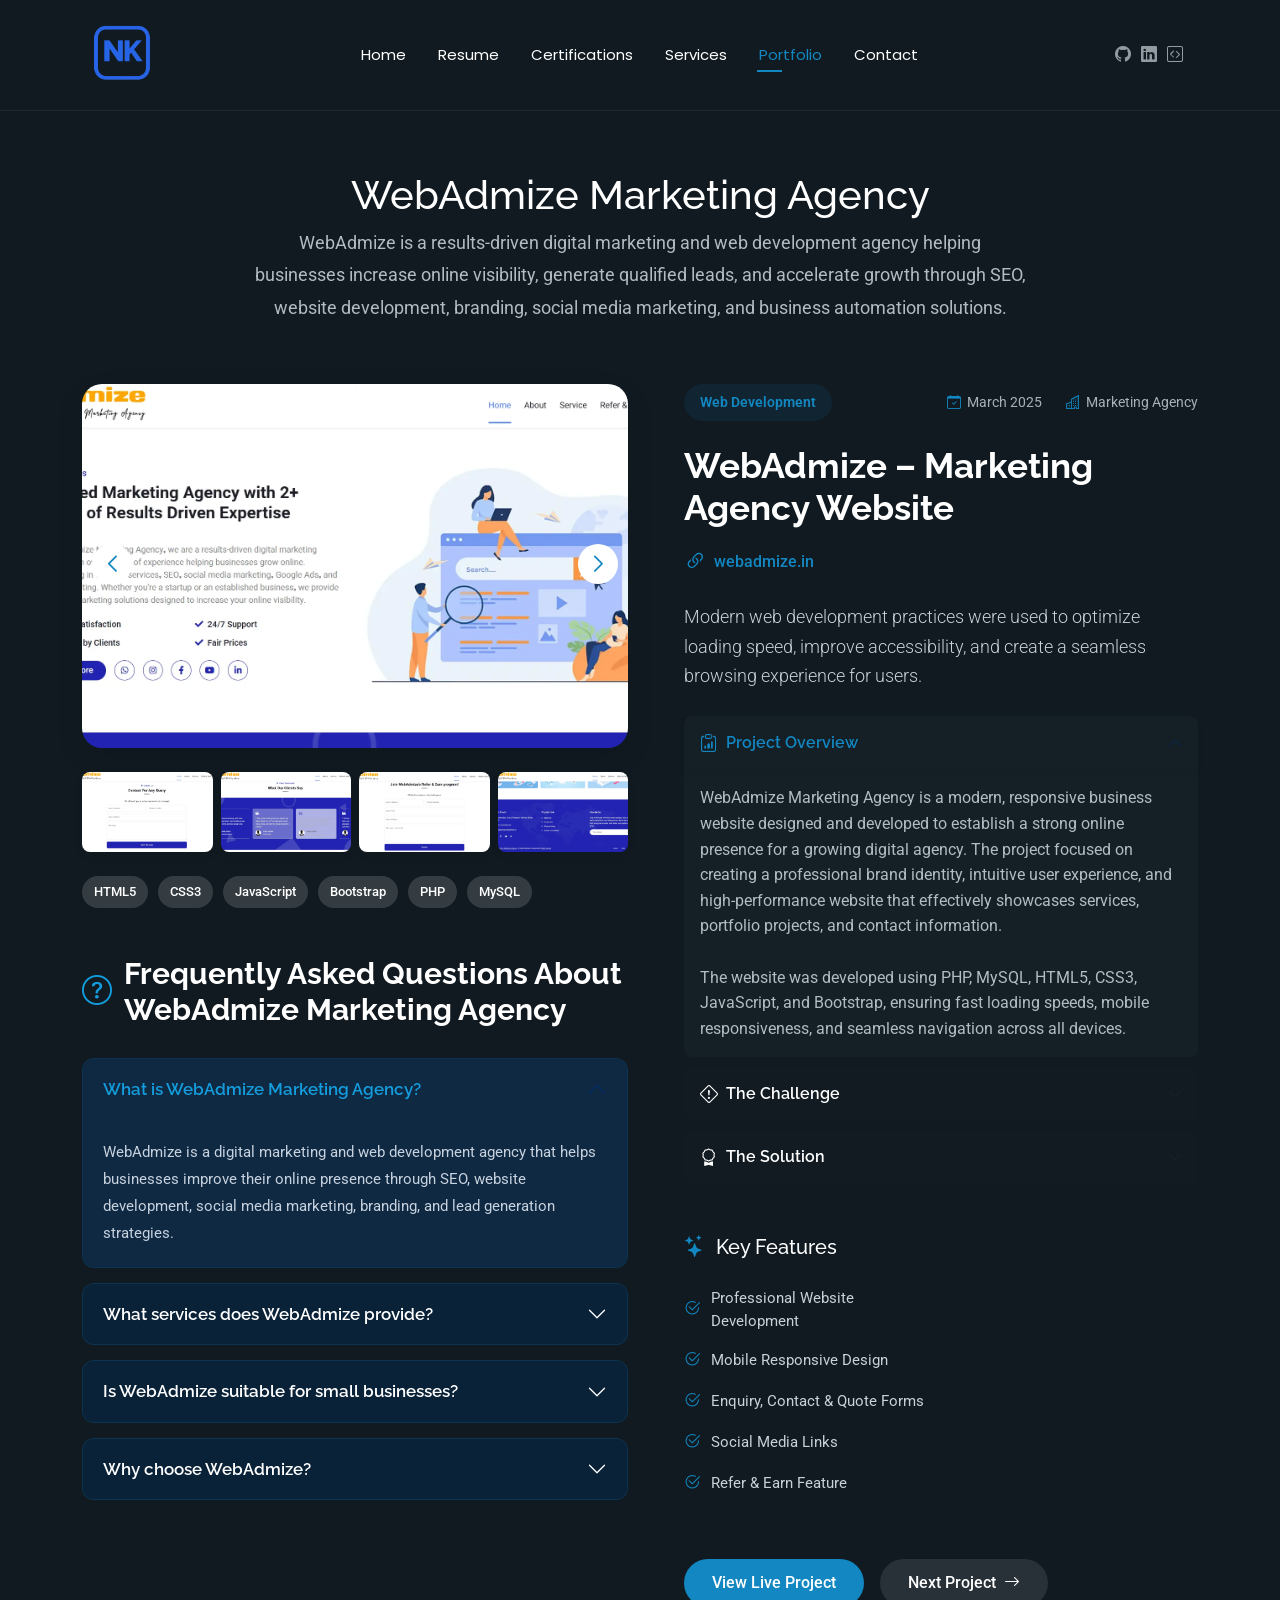
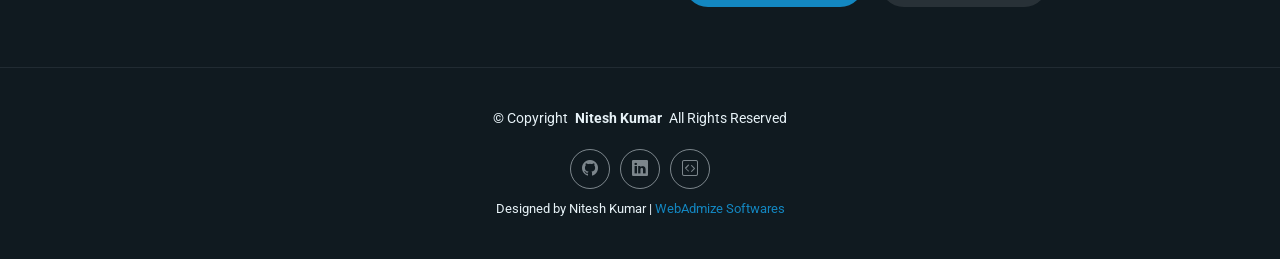
<file: webadmize-marketing-agency.html>
<!DOCTYPE html>
<html lang="en">

<head>
  <meta charset="utf-8">
  <meta content="width=device-width, initial-scale=1.0" name="viewport">
  <title>WebAdmize Marketing Agency | Web Development, SEO & Digital Marketing Services</title>  <meta name="description" content="SM Sir Physics LMS is a complete learning management system for coaching institutes. Conduct online MCQ examinations, generate instant results, upload notes, manage students, publish test results, and track academic performance from a single dashboard.">
  <meta name="description" content="WebAdmize is a digital marketing and web development agency providing SEO, website development, social media marketing, Meta Ads, branding, and business automation solutions to help businesses grow online.">
  <!-- Favicons -->
  <link href="assets/img/fevicon.webp" rel="icon">

  <!-- Fonts -->
  <link href="https://fonts.googleapis.com" rel="preconnect">
  <link href="https://fonts.gstatic.com" rel="preconnect" crossorigin>
  <link href="https://fonts.googleapis.com/css2?family=Roboto:ital,wght@0,100;0,300;0,400;0,500;0,700;0,900;1,100;1,300;1,400;1,500;1,700;1,900&family=Poppins:ital,wght@0,100;0,200;0,300;0,400;0,500;0,600;0,700;0,800;0,900;1,100;1,200;1,300;1,400;1,500;1,600;1,700;1,800;1,900&family=Raleway:ital,wght@0,100;0,200;0,300;0,400;0,500;0,600;0,700;0,800;0,900;1,100;1,200;1,300;1,400;1,500;1,600;1,700;1,800;1,900&display=swap" rel="stylesheet">

  <!-- Vendor CSS Files -->
  <link href="assets/vendor/bootstrap/css/bootstrap.min.css" rel="stylesheet">
  <link href="assets/vendor/bootstrap-icons/bootstrap-icons.css" rel="stylesheet">
  <link href="assets/vendor/aos/aos.css" rel="stylesheet">
  <link href="assets/vendor/swiper/swiper-bundle.min.css" rel="stylesheet">
  <link href="assets/vendor/glightbox/css/glightbox.min.css" rel="stylesheet">

  <!-- Main CSS File -->
  <link href="assets/css/main.css" rel="stylesheet">
</head>

  <body class="protfolio-details-page">

  <header id="header" class="header d-flex align-items-center light-background sticky-top">
    <div class="container position-relative d-flex align-items-center justify-content-between">

     <a href="index" class="logo d-flex align-items-center me-auto me-xl-0">
    <img src="assets/img/nitesh-kumar-logo.webp" alt="Nitesh Kumar Logo">
    </a>

      <nav id="navmenu" class="navmenu">
        <ul>
          <li><a href="index">Home</a></li>
          <li><a href="resume">Resume</a></li>
          <li><a href="certifications">Certifications</a></li>
          <li><a href="services">Services</a></li>
          <li><a href="portfolio" class="active">Portfolio</a></li>
          <li><a href="contact">Contact</a></li>
        </ul>
        <i class="mobile-nav-toggle d-xl-none bi bi-list"></i>
      </nav> 

      <div class="header-social-links">
        <a href="https://github.com/niteshjaiswal-dev" class="github"><i class="bi bi-github"></i></a>
        <a href="https://www.linkedin.com/in/niteshjaiswal-dev" class="linkedin"><i class="bi bi-linkedin"></i></a>
        <a href="https://leetcode.com/u/niteshjaiswal-dev" class="leetcode"><i class="bi bi-code-square"></i></a>
      </div>

    </div>
  </header>

  <main class="main">

    <!-- Portfolio Details Section -->
    <section id="portfolio-details" class="portfolio-details section">

      <!-- Section Title -->
      <div class="container section-title" data-aos="fade-up">
      <h1>WebAdmize Marketing Agency</h1>     
      <p>WebAdmize is a results-driven digital marketing and web development agency helping businesses increase online visibility, generate qualified leads, and accelerate growth through SEO, website development, branding, social media marketing, and business automation solutions.</p>
      </div><!-- End Section Title -->

      <div class="container" data-aos="fade-up" data-aos-delay="100">

        <div class="row gy-4">
          <div class="col-lg-6" data-aos="fade-right">
            <div class="portfolio-details-media">
              <div class="main-image">
                <div class="portfolio-details-slider swiper init-swiper" data-aos="zoom-in">
                  <script type="application/json" class="swiper-config">
                    {
                      "loop": true,
                      "speed": 1000,
                      "autoplay": {
                        "delay": 6000
                      },
                      "effect": "creative",
                      "creativeEffect": {
                        "prev": {
                          "shadow": true,
                          "translate": [0, 0, -400]
                        },
                        "next": {
                          "translate": ["100%", 0, 0]
                        }
                      },
                      "slidesPerView": 1,
                      "navigation": {
                        "nextEl": ".swiper-button-next",
                        "prevEl": ".swiper-button-prev"
                      }
                    }
                  </script>
                  <div class="swiper-wrapper">
                    <div class="swiper-slide">
                      <img src="assets/img/portfolio/WebAdmize-image-1.webp" alt="WebAdmize Website Image 1" class="img-fluid">
                    </div>
                    <div class="swiper-slide">
                      <img src="assets/img/portfolio/WebAdmize-image-2.webp" alt="WebAdmize Website Image 2" class="img-fluid">
                    </div>
                    <div class="swiper-slide">
                      <img src="assets/img/portfolio/WebAdmize-image-3.webp" alt="WebAdmize Website Image 3" class="img-fluid">
                    </div>
                  </div>
                  <div class="swiper-button-prev"></div>
                  <div class="swiper-button-next"></div>
                </div>
              </div>

              <div class="thumbnail-grid" data-aos="fade-up" data-aos-delay="200">
                <div class="row g-2 mt-3">
                  <div class="col-3">
                    <img src="assets/img/portfolio/WebAdmize-image-4.webp" alt="WebAdmize Website Image 4" class="img-fluid glightbox">
                  </div>
                  <div class="col-3">
                    <img src="assets/img/portfolio/WebAdmize-image-5.webp" alt="WebAdmize Website Image 5" class="img-fluid glightbox">
                  </div>
                  <div class="col-3">
                    <img src="assets/img/portfolio/WebAdmize-image-6.webp" alt="WebAdmize Website Image 6" class="img-fluid glightbox">
                  </div>
                  <div class="col-3">
                    <img src="assets/img/portfolio/WebAdmize-image-7.webp" alt="WebAdmize Website Image 7" class="img-fluid glightbox">
                  </div>
                </div>
              </div>

              <div class="tech-stack-badges" data-aos="fade-up" data-aos-delay="300">
                <span>HTML5</span>
                <span>CSS3</span>
                <span>JavaScript</span>
                <span>Bootstrap</span>
                <span>PHP</span>
                <span>MySQL</span>
              </div>
            </div>

            <div class="project-faq mt-5">
          <h3 class="faq-title">
           <i class="bi bi-question-circle"></i>
            Frequently Asked Questions About WebAdmize Marketing Agency
          </h3>
    <div class="accordion faq-accordion" id="faqAccordion">
        <div class="accordion-item">
            <h2 class="accordion-header">
                <button class="accordion-button" type="button"
                    data-bs-toggle="collapse"
                    data-bs-target="#faq1">
                    What is WebAdmize Marketing Agency?
                </button>
            </h2>
            <div id="faq1" class="accordion-collapse collapse show"
                data-bs-parent="#faqAccordion">
                <div class="accordion-body">
                WebAdmize is a digital marketing and web development agency that helps businesses improve their online presence through SEO, website development, social media marketing, branding, and lead generation strategies.
                </div>
            </div>
        </div>
        <div class="accordion-item">
            <h2 class="accordion-header">
                <button class="accordion-button collapsed"
                    type="button"
                    data-bs-toggle="collapse"
                    data-bs-target="#faq2">
                    What services does WebAdmize provide?
                </button>
            </h2>

            <div id="faq2" class="accordion-collapse collapse"
                data-bs-parent="#faqAccordion">
                <div class="accordion-body">
                WebAdmize offers website development, SEO, social media marketing, Meta Ads management, branding, graphic design, eCommerce development, and custom software solutions.
                </div>
            </div>
        </div>

        <div class="accordion-item">
            <h2 class="accordion-header">
                <button class="accordion-button collapsed"
                    type="button"
                    data-bs-toggle="collapse"
                    data-bs-target="#faq3">
                    Is WebAdmize suitable for small businesses?
                </button>
            </h2>

            <div id="faq3" class="accordion-collapse collapse"
                data-bs-parent="#faqAccordion">
                <div class="accordion-body">
                   Absolutely. We provide scalable digital marketing and web development solutions for businesses of all sizes.
                </div>
            </div>
        </div>

        <div class="accordion-item">
            <h2 class="accordion-header">
                <button class="accordion-button collapsed"
                    type="button"
                    data-bs-toggle="collapse"
                    data-bs-target="#faq4">
                    Why choose WebAdmize?
                </button>
            </h2>
            <div id="faq4" class="accordion-collapse collapse"
                data-bs-parent="#faqAccordion">
                <div class="accordion-body">
                  WebAdmize combines technical expertise, SEO knowledge, creative design, and data-driven marketing strategies to deliver measurable business growth and long-term success.
                </div>
              </div>
            </div>
        </div>

        </div>
          </div>

          <div class="col-lg-6" data-aos="fade-left">
            <div class="portfolio-details-content">
              <div class="project-meta">
                <div class="badge-wrapper">
                  <span class="project-badge">Web Development</span>
                </div>
                <div class="date-client">
                  <div class="meta-item">
                    <i class="bi bi-calendar-check"></i>
                    <span>March 2025</span>
                  </div>
                  <div class="meta-item">
                    <i class="bi bi-buildings"></i>
                    <span>Marketing Agency</span>
                  </div>
                </div>
              </div>

              <h2 class="project-title">WebAdmize – Marketing Agency Website</h2>

              <div class="project-website">
                <i class="bi bi-link-45deg"></i>
                <a href="https://webadmize.in" target="_blank">webadmize.in</a>
              </div>

              <div class="project-overview">     
              <p class="lead">
              Modern web development practices were used to optimize loading speed, improve accessibility, and create a seamless browsing experience for users.              </p>
                <div class="accordion project-accordion" id="portfolio-details-projectAccordion">
                  <div class="accordion-item" data-aos="fade-up">
                    <h2 class="accordion-header">
                      <button class="accordion-button" type="button" data-bs-toggle="collapse" data-bs-target="#portfolio-details-collapse-1" aria-expanded="true" aria-controls="collapseOne">
                        <i class="bi bi-clipboard-data me-2"></i> Project Overview
                      </button>
                    </h2>
                    <div id="portfolio-details-collapse-1" class="accordion-collapse collapse show" data-bs-parent="#portfolio-details-projectAccordion">
                      <div class="accordion-body">
                    <p>
                   WebAdmize Marketing Agency is a modern, responsive business website designed and developed to establish a strong online presence for a growing digital agency. The project focused on creating a professional brand identity, intuitive user experience, and high-performance website that effectively showcases services, portfolio projects, and contact information.<br><br>

                   The website was developed using PHP, MySQL, HTML5, CSS3, JavaScript, and Bootstrap, ensuring fast loading speeds, mobile responsiveness, and seamless navigation across all devices.
                    </p>
                      </div>
                    </div>
                  </div>

                  <div class="accordion-item" data-aos="fade-up" data-aos-delay="100">
                    <h2 class="accordion-header">
                      <button class="accordion-button collapsed" type="button" data-bs-toggle="collapse" data-bs-target="#portfolio-details-collapse-2" aria-expanded="false" aria-controls="collapseTwo">
                        <i class="bi bi-exclamation-diamond me-2"></i> The Challenge
                      </button>
                    </h2>
                    <div id="portfolio-details-collapse-2" class="accordion-collapse collapse" data-bs-parent="#portfolio-details-projectAccordion">
                      <div class="accordion-body">
                    <p>
                  The primary challenge was to create a professional agency website that would communicate credibility, showcase services clearly, and provide an engaging user experience. The website needed to be visually appealing, easy to navigate, and optimized for users visiting from desktop, tablet, and mobile devices.<br><br>

                  Additionally, the platform required scalable architecture to support future content updates, portfolio additions, and business growth.
                  </p>
                      </div>
                    </div>
                  </div>

                  <div class="accordion-item" data-aos="fade-up" data-aos-delay="200">
                    <h2 class="accordion-header">
                      <button class="accordion-button collapsed" type="button" data-bs-toggle="collapse" data-bs-target="#portfolio-details-collapse-3" aria-expanded="false" aria-controls="collapseThree">
                        <i class="bi bi-award me-2"></i> The Solution
                      </button>
                    </h2>
                    <div id="portfolio-details-collapse-3" class="accordion-collapse collapse" data-bs-parent="#portfolio-details-projectAccordion">
                      <div class="accordion-body">
                    <p>
                    To address these requirements, a custom website was designed with a clean interface, responsive layout, and modern user experience principles. The platform was developed using a mobile-first approach and includes dynamic content sections, interactive elements, service pages, portfolio showcases, and contact forms.<br><br>

                    Special attention was given to website performance, accessibility, navigation flow, and conversion-focused design to ensure a smooth user experience.
                    </p>
                      </div>
                    </div>
                  </div>
                </div>
              </div>

              <div class="project-features" data-aos="fade-up" data-aos-delay="300">
                <h3><i class="bi bi-stars"></i> Key Features</h3>
                  <div class="row g-3">
                  <div class="col-md-6">
                <ul class="feature-list">
                  <li><i class="bi bi-check2-circle"></i> Professional Website Development</li>
                   <li><i class="bi bi-check2-circle"></i> Mobile Responsive Design</li>
                   <li><i class="bi bi-check2-circle"></i> Enquiry, Contact & Quote Forms</li>
                   <li><i class="bi bi-check2-circle"></i> Social Media Links</li>
                  <li><i class="bi bi-check2-circle"></i> Refer & Earn Feature</li>
                </ul>

                  </div>
                </div>
              </div>

              <div class="cta-buttons" data-aos="fade-up" data-aos-delay="400">
                <a href="https://webadmize.in" class="btn-view-project" target="_blank">View Live Project</a>
                <a href="libdex-library-management-system" class="btn-next-project">Next Project <i class="bi bi-arrow-right"></i></a>
              </div>
            </div>
          </div>
        </div>

      </div>

    </section><!-- /Portfolio Details Section -->

  </main>

  <footer id="footer" class="footer">

    <div class="container">
      <div class="copyright text-center ">
        <p>© <span>Copyright</span> <strong class="px-1 sitename">Nitesh Kumar</strong> <span>All Rights Reserved<br></span></p>
      </div>
      <div class="social-links d-flex justify-content-center">
        <a href="https://github.com/niteshjaiswal-dev"><i class="bi bi-github"></i></a>
        <a href="https://www.linkedin.com/in/niteshjaiswal-dev"><i class="bi bi-linkedin"></i></a>
        <a href="https://leetcode.com/u/niteshjaiswal-dev"><i class="bi bi-code-square"></i></a>
      </div>
      <div class="credits">
        Designed by Nitesh Kumar | <a href="https://webadmize.in">WebAdmize Softwares</a>
      </div>
    </div>

  </footer>

  <!-- Scroll Top --> 
  <a href="#" id="scroll-top" class="scroll-top d-flex align-items-center justify-content-center"><i class="bi bi-arrow-up-short"></i></a>

  <!-- Preloader -->
  <div id="preloader"></div>

  <!-- Vendor JS Files -->
  <script src="assets/vendor/bootstrap/js/bootstrap.bundle.min.js"></script>
  <script src="assets/vendor/php-email-form/validate.js"></script>
  <script src="assets/vendor/aos/aos.js"></script>
  <script src="assets/vendor/typed.js/typed.umd.js"></script>
  <script src="assets/vendor/waypoints/noframework.waypoints.js"></script>
  <script src="assets/vendor/purecounter/purecounter_vanilla.js"></script>
  <script src="assets/vendor/swiper/swiper-bundle.min.js"></script>
  <script src="assets/vendor/imagesloaded/imagesloaded.pkgd.min.js"></script>
  <script src="assets/vendor/isotope-layout/isotope.pkgd.min.js"></script>
  <script src="assets/vendor/glightbox/js/glightbox.min.js"></script>

  <!-- Main JS File -->
  <script src="assets/js/main.js"></script>
</body>
</html>
</file>
<file: assets/css/main.css>
/* Fonts */
:root {
  --default-font: "Roboto",  system-ui, -apple-system, "Segoe UI", Roboto, "Helvetica Neue", Arial, "Noto Sans", "Liberation Sans", sans-serif, "Apple Color Emoji", "Segoe UI Emoji", "Segoe UI Symbol", "Noto Color Emoji";
  --heading-font: "Raleway",  sans-serif;
  --nav-font: "Poppins",  sans-serif;
}

/* Global Colors - The following color variables are used throughout the website. Updating them here will change the color scheme of the entire website */
:root { 
  --background-color: #101a20; /* Background color for the entire website, including individual sections */
  --default-color: #e7f2f7; /* Default color used for the majority of the text content across the entire website */
  --heading-color: #ffffff; /* Color for headings, subheadings and title throughout the website */
  --accent-color: #1387c1; /* Accent color that represents your brand on the website. It's used for buttons, links, and other elements that need to stand out */
  --surface-color: #141f26; /* The surface color is used as a background of boxed elements within sections, such as cards, icon boxes, or other elements that require a visual separation from the global background. */
  --contrast-color: #ffffff; /* Contrast color for text, ensuring readability against backgrounds of accent, heading, or default colors. */
}

/* Nav Menu Colors - The following color variables are used specifically for the navigation menu. They are separate from the global colors to allow for more customization options */
:root {
  --nav-color: #ffffff;  /* The default color of the main navmenu links */
  --nav-hover-color: #1387c1; /* Applied to main navmenu links when they are hovered over or active */
  --nav-mobile-background-color: #213642; /* Used as the background color for mobile navigation menu */
  --nav-dropdown-background-color: #051117; /* Used as the background color for dropdown items that appear when hovering over primary navigation items */
  --nav-dropdown-color: #e7f2f7; /* Used for navigation links of the dropdown items in the navigation menu. */
  --nav-dropdown-hover-color: #1387c1; /* Similar to --nav-hover-color, this color is applied to dropdown navigation links when they are hovered over. */
}

/* Color Presets - These classes override global colors when applied to any section or element, providing reuse of the sam color scheme. */

.light-background {
  --background-color: #142027;
  --surface-color: #325264;
}

.dark-background {
  --background-color: #0b1419;
  --default-color: #ffffff;
  --heading-color: #ffffff;
  --surface-color: #252525;
  --contrast-color: #ffffff;
}

/* Smooth scroll */
:root {
  scroll-behavior: smooth;
}

/*--------------------------------------------------------------
# General Styling & Shared Classes
--------------------------------------------------------------*/
body {
  color: var(--default-color);
  background-color: var(--background-color);
  font-family: var(--default-font);
}

a {
  color: var(--accent-color);
  text-decoration: none;
  transition: 0.3s;
}

a:hover {
  color: color-mix(in srgb, var(--accent-color), transparent 25%);
  text-decoration: none;
}

h1,
h2,
h3,
h4,
h5,
h6 {
  color: var(--heading-color);
  font-family: var(--heading-font);
}

/* PHP Email Form Messages
------------------------------*/
.php-email-form .error-message {
  display: none;
  background: #df1529;
  color: #ffffff;
  text-align: left;
  padding: 15px;
  margin-bottom: 24px;
  font-weight: 600;
}

.php-email-form .sent-message {
  display: none;
  color: #ffffff;
  background: #059652;
  text-align: center;
  padding: 15px;
  margin-bottom: 24px;
  font-weight: 600;
}

.php-email-form .loading {
  display: none;
  background: var(--surface-color);
  text-align: center;
  padding: 15px;
  margin-bottom: 24px;
}

.php-email-form .loading:before {
  content: "";
  display: inline-block;
  border-radius: 50%;
  width: 24px;
  height: 24px;
  margin: 0 10px -6px 0;
  border: 3px solid var(--accent-color);
  border-top-color: var(--surface-color);
  animation: php-email-form-loading 1s linear infinite;
}

@keyframes php-email-form-loading {
  0% {
    transform: rotate(0deg);
  }

  100% {
    transform: rotate(360deg);
  }
}

/*--------------------------------------------------------------
# Global Header
--------------------------------------------------------------*/
.header {
  --background-color: rgba(255, 255, 255, 0);
  color: var(--default-color);
  background-color: var(--background-color);
  padding: 15px 0;
  transition: all 0.5s;
  z-index: 997;
  border-bottom: 1px solid color-mix(in srgb, var(--default-color), transparent 92%);
}

.header .logo {
  line-height: 1;
}

.header .logo img {
  max-height: 80px;
  margin-right: 8px;
}

.header .logo h1 {
  font-size: 32px;
  margin: 0;
  font-weight: 400;
  color: var(--heading-color);
}

.header .header-social-links {
  padding-right: 15px;
}

.header .header-social-links a {
  color: color-mix(in srgb, var(--default-color), transparent 40%);
  padding-left: 6px;
  display: inline-block;
  transition: 0.3s;
  font-size: 16px;
}

.header .header-social-links a:hover {
  color: var(--default-color);
}

.header .header-social-links a i {
  line-height: 0px;
}

@media (max-width: 1200px) {
  .header .logo {
    order: 1;
  }

  .header .header-social-links {
    order: 2;
  }

  .header .navmenu {
    order: 3;
  }
}

/* Global Header on Scroll
------------------------------*/
.scrolled .header {
  --background-color: rgba(16, 26, 32, 0.9);
}

/*--------------------------------------------------------------
# Navigation Menu
--------------------------------------------------------------*/
/* Desktop Navigation */
@media (min-width: 1200px) {
  .navmenu {
    padding: 0;
  }

  .navmenu ul {
    margin: 0;
    padding: 0;
    display: flex;
    list-style: none;
    align-items: center;
  }

  .navmenu li {
    position: relative;
  }

  .navmenu>ul>li {
    white-space: nowrap;
    padding: 15px 28px 15px 0;
  }

  .navmenu>ul>li:last-child {
    padding-right: 0;
  }

  .navmenu a,
  .navmenu a:focus {
    color: var(--nav-color);
    font-size: 15px;
    padding: 0 2px;
    font-family: var(--nav-font);
    font-weight: 400;
    display: flex;
    align-items: center;
    justify-content: space-between;
    white-space: nowrap;
    transition: 0.3s;
    position: relative;
  }

  .navmenu a i,
  .navmenu a:focus i {
    font-size: 12px;
    line-height: 0;
    margin-left: 5px;
    transition: 0.3s;
  }

  .navmenu>ul>li>a:before {
    content: "";
    position: absolute;
    height: 2px;
    bottom: -6px;
    left: 0;
    background-color: var(--nav-hover-color);
    visibility: hidden;
    width: 0px;
    transition: all 0.3s ease-in-out 0s;
  }

  .navmenu a:hover:before,
  .navmenu li:hover>a:before,
  .navmenu .active:before {
    visibility: visible;
    width: 25px;
  }

  .navmenu li:hover>a,
  .navmenu .active,
  .navmenu .active:focus {
    color: var(--nav-hover-color);
  }

  .navmenu .dropdown ul {
    margin: 0;
    padding: 10px 0;
    background: var(--nav-dropdown-background-color);
    display: block;
    position: absolute;
    visibility: hidden;
    left: -5px;
    top: 130%;
    opacity: 0;
    transition: 0.3s;
    border-radius: 4px;
    z-index: 99;
    box-shadow: 0px 0px 30px rgba(0, 0, 0, 0.1);
  }

  .navmenu .dropdown ul li {
    min-width: 200px;
  }

  .navmenu .dropdown ul a {
    padding: 10px 20px;
    font-size: 15px;
    text-transform: none;
    color: var(--nav-dropdown-color);
  }

  .navmenu .dropdown ul a i {
    font-size: 12px;
  }

  .navmenu .dropdown ul a:hover,
  .navmenu .dropdown ul .active:hover,
  .navmenu .dropdown ul li:hover>a {
    color: var(--nav-dropdown-hover-color);
  }

  .navmenu .dropdown:hover>ul {
    opacity: 1;
    top: 100%;
    visibility: visible;
  }

  .navmenu .dropdown .dropdown ul {
    top: 0;
    left: -90%;
    visibility: hidden;
  }

  .navmenu .dropdown .dropdown:hover>ul {
    opacity: 1;
    top: 0;
    left: -100%;
    visibility: visible;
  }
}

/* Mobile Navigation */
@media (max-width: 1199px) {
  .mobile-nav-toggle {
    color: var(--nav-color);
    font-size: 28px;
    line-height: 0;
    margin-right: 10px;
    cursor: pointer;
    transition: color 0.3s;
  }

  .navmenu {
    padding: 0;
    z-index: 9997;
  }

  .navmenu ul {
    display: none;
    list-style: none;
    position: absolute;
    inset: 60px 20px 20px 20px;
    padding: 10px 0;
    margin: 0;
    border-radius: 6px;
    background-color: var(--nav-mobile-background-color);
    border: 1px solid color-mix(in srgb, var(--default-color), transparent 90%);
    box-shadow: none;
    overflow-y: auto;
    transition: 0.3s;
    z-index: 9998;
  }

  .navmenu a,
  .navmenu a:focus {
    color: var(--nav-dropdown-color);
    padding: 10px 20px;
    font-family: var(--nav-font);
    font-size: 17px;
    font-weight: 500;
    display: flex;
    align-items: center;
    justify-content: space-between;
    white-space: nowrap;
    transition: 0.3s;
  }

  .navmenu a i,
  .navmenu a:focus i {
    font-size: 12px;
    line-height: 0;
    margin-left: 5px;
    width: 30px;
    height: 30px;
    display: flex;
    align-items: center;
    justify-content: center;
    border-radius: 50%;
    transition: 0.3s;
    background-color: color-mix(in srgb, var(--accent-color), transparent 90%);
  }

  .navmenu a i:hover,
  .navmenu a:focus i:hover {
    background-color: var(--accent-color);
    color: var(--contrast-color);
  }

  .navmenu a:hover,
  .navmenu .active,
  .navmenu .active:focus {
    color: var(--nav-dropdown-hover-color);
  }

  .navmenu .active i,
  .navmenu .active:focus i {
    background-color: var(--accent-color);
    color: var(--contrast-color);
    transform: rotate(180deg);
  }

  .navmenu .dropdown ul {
    position: static;
    display: none;
    z-index: 99;
    padding: 10px 0;
    margin: 10px 20px;
    background-color: var(--nav-dropdown-background-color);
    transition: all 0.5s ease-in-out;
  }

  .navmenu .dropdown ul ul {
    background-color: rgba(33, 37, 41, 0.1);
  }

  .navmenu .dropdown>.dropdown-active {
    display: block;
    background-color: rgba(33, 37, 41, 0.03);
  }

  .mobile-nav-active {
    overflow: hidden;
  }

  .mobile-nav-active .mobile-nav-toggle {
    color: #fff;
    position: absolute;
    font-size: 32px;
    top: 15px;
    right: 15px;
    margin-right: 0;
    z-index: 9999;
  }

  .mobile-nav-active .navmenu {
    position: fixed;
    overflow: hidden;
    inset: 0;
    background: rgba(33, 37, 41, 0.8);
    transition: 0.3s;
  }

  .mobile-nav-active .navmenu>ul {
    display: block;
  }
}

/*--------------------------------------------------------------
# Global Footer
--------------------------------------------------------------*/
.footer {
  color: var(--default-color);
  background-color: var(--background-color);
  font-size: 14px;
  padding: 40px 0;
  position: relative;
  border-top: 1px solid color-mix(in srgb, var(--default-color), transparent 92%);
}

.footer .copyright p {
  margin-bottom: 0;
}

.footer .social-links {
  margin-top: 20px;
}

.footer .social-links a {
  display: flex;
  align-items: center;
  justify-content: center;
  width: 40px;
  height: 40px;
  border-radius: 50%;
  border: 1px solid color-mix(in srgb, var(--default-color), transparent 50%);
  font-size: 16px;
  color: color-mix(in srgb, var(--default-color), transparent 50%);
  margin: 0 5px;
  transition: 0.3s;
}

.footer .social-links a:hover {
  color: var(--accent-color);
  border-color: var(--accent-color);
}

.footer .credits {
  margin-top: 10px;
  font-size: 13px;
  text-align: center;
}

/*--------------------------------------------------------------
# Preloader
--------------------------------------------------------------*/
#preloader {
  position: fixed;
  inset: 0;
  z-index: 9999;
  overflow: hidden;
  background-color: var(--background-color);
  transition: all 0.6s ease-out;
  width: 100%;
  height: 100vh;
}

#preloader:before,
#preloader:after {
  content: "";
  position: absolute;
  border: 4px solid var(--accent-color);
  border-radius: 50%;
  animation: animate-preloader 2s cubic-bezier(0, 0.2, 0.8, 1) infinite;
}

#preloader:after {
  animation-delay: -0.5s;
}

@keyframes animate-preloader {
  0% {
    width: 10px;
    height: 10px;
    top: calc(50% - 5px);
    left: calc(50% - 5px);
    opacity: 1;
  }

  100% {
    width: 72px;
    height: 72px;
    top: calc(50% - 36px);
    left: calc(50% - 36px);
    opacity: 0;
  }
}

/*--------------------------------------------------------------
# Scroll Top Button
--------------------------------------------------------------*/
.scroll-top {
  position: fixed;
  visibility: hidden;
  opacity: 0;
  right: 15px;
  bottom: -15px;
  z-index: 99999;
  background-color: var(--accent-color);
  width: 44px;
  height: 44px;
  border-radius: 50px;
  transition: all 0.4s;
}

.scroll-top i {
  font-size: 24px;
  color: var(--contrast-color);
  line-height: 0;
}

.scroll-top:hover {
  background-color: color-mix(in srgb, var(--accent-color), transparent 20%);
  color: var(--contrast-color);
}

.scroll-top.active {
  visibility: visible;
  opacity: 1;
  bottom: 15px;
}

/*--------------------------------------------------------------
# Disable aos animation delay on mobile devices
--------------------------------------------------------------*/
@media screen and (max-width: 768px) {
  [data-aos-delay] {
    transition-delay: 0 !important;
  }
}

/*--------------------------------------------------------------
# Global Page Titles & Breadcrumbs
--------------------------------------------------------------*/
.page-title {
  color: var(--default-color);
  background-color: var(--background-color);
  position: relative;
}

.page-title .heading {
  padding: 80px 0;
  border-top: 1px solid color-mix(in srgb, var(--default-color), transparent 90%);
}

.page-title .heading h1 {
  font-size: 38px;
  font-weight: 700;
}

.page-title nav {
  background-color: color-mix(in srgb, var(--default-color), transparent 96%);
  padding: 20px 0;
}

.page-title nav ol {
  display: flex;
  flex-wrap: wrap;
  list-style: none;
  padding: 0;
  margin: 0;
  font-size: 16px;
  font-weight: 400;
}

.page-title nav ol li+li {
  padding-left: 10px;
}

.page-title nav ol li+li::before {
  content: "/";
  display: inline-block;
  padding-right: 10px;
  color: color-mix(in srgb, var(--default-color), transparent 70%);
}

/*--------------------------------------------------------------
# Global Sections
--------------------------------------------------------------*/
section,
.section {
  color: var(--default-color);
  background-color: var(--background-color);
  padding: 60px 0;
  scroll-margin-top: 100px;
  overflow: clip;
}

@media (max-width: 1199px) {

  section,
  .section {
    scroll-margin-top: 66px;
  }
}

/*--------------------------------------------------------------
# Global Section Titles
--------------------------------------------------------------*/
.section-title {
  text-align: center;
  padding-bottom: 60px;
  position: relative;
}

.section-title h2 {
  font-size: 3.5rem;
  font-weight: 400;
  line-height: 1.2;
  color: var(--heading-color);
  margin-bottom: 1.5rem;
  letter-spacing: -1px;
}

@media (max-width: 768px) {
  .section-title h2 {
    font-size: 2.5rem;
  }
}

.section-title p {
  font-size: 1.125rem;
  line-height: 1.8;
  color: color-mix(in srgb, var(--default-color), transparent 25%);
  max-width: 900px;
  margin: 0 auto;
  text-wrap: balance;
}

/*--------------------------------------------------------------
# Hero Section
--------------------------------------------------------------*/
.hero {
  padding: 80px 0;
  min-height: 100vh;
  display: flex;
  align-items: center;
}

.hero .hero-content h1 {
  font-size: 3.5rem;
  font-weight: 700;
  margin-bottom: 1rem;
  line-height: 1.2;
}

.hero .hero-content h1 .highlight {
  color: var(--accent-color);
  position: relative;
}

.hero .hero-content h1 .highlight::after {
  content: "";
  position: absolute;
  bottom: 0;
  left: 0;
  width: 100%;
  height: 3px;
  background: linear-gradient(90deg, var(--accent-color), color-mix(in srgb, var(--accent-color), transparent 50%));
  border-radius: 2px;
}

@media (max-width: 768px) {
  .hero .hero-content h1 {
    font-size: 2.5rem;
  }
}

.hero .hero-content h2 {
  font-size: 1.5rem;
  font-weight: 400;
  margin-bottom: 2rem;
  color: color-mix(in srgb, var(--default-color), transparent 20%);
}

.hero .hero-content h2 .typed {
  color: var(--accent-color);
  font-weight: 600;
}

@media (max-width: 768px) {
  .hero .hero-content h2 {
    font-size: 1.25rem;
  }
}

.hero .hero-content p {
  font-size: 1.1rem;
  line-height: 1.6;
  margin-bottom: 2.5rem;
  color: color-mix(in srgb, var(--default-color), transparent 30%);
}

.hero .hero-actions {
  display: flex;
  gap: 1rem;
  margin-bottom: 3rem;
}

.hero .hero-actions .btn {
  padding: 12px 30px;
  border-radius: 50px;
  font-weight: 600;
  text-decoration: none;
  transition: all 0.3s ease;
  border: 2px solid;
}

.hero .hero-actions .btn.btn-primary {
  background: var(--accent-color);
  color: var(--contrast-color);
  border-color: var(--accent-color);
}

.hero .hero-actions .btn.btn-primary:hover {
  background: color-mix(in srgb, var(--accent-color), black 15%);
  border-color: color-mix(in srgb, var(--accent-color), black 15%);
  transform: translateY(-2px);
}

.hero .hero-actions .btn.btn-outline {
  background: transparent;
  color: var(--accent-color);
  border-color: var(--accent-color);
}

.hero .hero-actions .btn.btn-outline:hover {
  transform: translateY(-2px);
}

@media (max-width: 576px) {
  .hero .hero-actions {
    flex-direction: column;
  }

  .hero .hero-actions .btn {
    text-align: center;
  }
}

.hero .social-links {
  display: flex;
  gap: 1rem;
}

.hero .social-links a {
  width: 45px;
  height: 45px;
  background: var(--surface-color);
  border-radius: 50%;
  display: flex;
  align-items: center;
  justify-content: center;
  color: var(--default-color);
  font-size: 1.2rem;
  transition: all 0.3s ease;
}

.hero .social-links a:hover {
  background: var(--accent-color);
  color: var(--contrast-color);
  transform: translateY(-3px);
  box-shadow: 0 8px 25px color-mix(in srgb, var(--accent-color), transparent 70%);
}

.hero .hero-image {
  position: relative;
}

.hero .hero-image .image-wrapper {
  position: relative;
  max-width: 450px;
  margin: 0 auto;
}

.hero .hero-image .image-wrapper img {
  border-radius: 20px;
  box-shadow: 0 5px 15px color-mix(in srgb, var(--default-color), transparent 95%);
  transition: transform 0.3s ease;
}

.hero .hero-image .image-wrapper img:hover {
  transform: scale(1.02);
}

.hero .hero-image .floating-elements {
  position: absolute;
  top: 0;
  left: 0;
  right: 0;
  bottom: 0;
  pointer-events: none;
}

.hero .hero-image .floating-elements .floating-card {
  position: absolute;
  background: var(--surface-color);
  padding: 15px 20px;
  border-radius: 15px;
  box-shadow: 0 10px 30px color-mix(in srgb, var(--default-color), transparent 90%);
  display: flex;
  align-items: center;
  gap: 10px;
  font-weight: 600;
  animation: float 3s ease-in-out infinite;
}

.hero .hero-image .floating-elements .floating-card i {
  font-size: 1.5rem;
  color: var(--accent-color);
}

.hero .hero-image .floating-elements .floating-card.design {
  top: 10%;
  right: -10%;
  animation-delay: 0s;
}

.hero .hero-image .floating-elements .floating-card.code {
  bottom: 30%;
  left: -15%;
  animation-delay: 1s;
}

.hero .hero-image .floating-elements .floating-card.creativity {
  top: 60%;
  right: -5%;
  animation-delay: 2s;
}

@media (max-width: 992px) {
  .hero .hero-image .floating-elements .floating-card {
    display: none;
  }
}

@keyframes float {

  0%,
  100% {
    transform: translateY(0px);
  }

  50% {
    transform: translateY(-10px);
  }
}

@media (max-width: 992px) {
  .hero .hero-content {
    text-align: center;
    margin-bottom: 3rem;
  }
}

/*--------------------------------------------------------------
# About Section
--------------------------------------------------------------*/
.about .intro-content .eyebrow {
  display: inline-block;
  letter-spacing: 0.12em;
  text-transform: uppercase;
  font-size: 12px;
  color: color-mix(in srgb, var(--default-color), transparent 40%);
  margin-bottom: 16px;
}

.about .intro-content .headline {
  font-family: var(--heading-font);
  font-weight: 300;
  line-height: 1.2;
  font-size: clamp(28px, 4vw, 44px);
  margin: 0 0 24px 0;
}

.about .intro-content .lead {
  font-size: 18px;
  line-height: 1.8;
  color: color-mix(in srgb, var(--default-color), transparent 10%);
  margin-bottom: 24px;
}

.about .intro-content p {
  line-height: 1.8;
  margin-bottom: 24px;
  color: color-mix(in srgb, var(--default-color), transparent 5%);
}

/* FAQ Section */
.project-faq {
    margin-top: 60px;
}

.faq-title {
    color: #fff;
    font-size: 30px;
    font-weight: 700;
    margin-bottom: 30px;
    display: flex;
    align-items: center;
    gap: 12px;
}

.faq-title i {
    color: #149ddd;
}

/* Accordion */
.faq-accordion .accordion-item {
    background: #0a2238;
    border: 1px solid rgba(20, 157, 221, 0.15);
    border-radius: 12px !important;
    margin-bottom: 15px;
    overflow: hidden;
}

.faq-accordion .accordion-button {
    background: #0a2238;
    color: #fff;
    font-size: 17px;
    font-weight: 600;
    padding: 20px;
    box-shadow: none !important;
}

.faq-accordion .accordion-button:not(.collapsed) {
    background: #0f2942;
    color: #149ddd;
}

.faq-accordion .accordion-button:focus {
    box-shadow: none;
    border: none;
}

.faq-accordion .accordion-body {
    background: #0f2942;
    color: #c7d2df;
    line-height: 1.8;
    font-size: 15px;
    padding: 20px;
}

/* Custom Arrow */
.faq-accordion .accordion-button::after {
    filter: brightness(0) invert(1);
}

.faq-accordion .accordion-button:not(.collapsed)::after {
    filter: none;
}

/* Hover */
.faq-accordion .accordion-item:hover {
    border-color: rgba(20, 157, 221, 0.4);
}

/* Mobile */
@media (max-width: 768px) {

    .faq-title {
        font-size: 24px;
    }

    .faq-accordion .accordion-button {
        font-size: 15px;
        padding: 16px;
    }

    .faq-accordion .accordion-body {
        font-size: 14px;
    }
}

.resume .cta-group {
  display: flex;
  gap: 24px;
  align-items: center;
  justify-content: center;
  margin-top: 24px;
}

.resume .cta-group .btn-ghost {
  display: inline-flex;
  align-items: center;
  gap: 8px;
  padding: 12px 18px;
  border-radius: 6px;
  color: var(--accent-color);
  background: color-mix(in srgb, var(--accent-color), transparent 92%);
  border: 1px solid color-mix(in srgb, var(--accent-color), transparent 70%);
  transition: 0.3s ease-in-out;
}

.resume .cta-group .btn-ghost:hover,
.resume .cta-group .btn-ghost:focus {
  color: var(--contrast-color);
  background: var(--accent-color);
  border-color: var(--accent-color);
  outline: none;
  box-shadow: 0 0 0 3px color-mix(in srgb, var(--accent-color), transparent 70%);
}

.about .intro-content .cta-group {
  display: flex;
  gap: 24px;
  align-items: center;
  margin-top: 24px;
}

.about .intro-content .cta-group .btn-ghost {
  display: inline-flex;
  align-items: center;
  gap: 8px;
  padding: 12px 18px;
  border-radius: 6px;
  color: var(--accent-color);
  background: color-mix(in srgb, var(--accent-color), transparent 92%);
  border: 1px solid color-mix(in srgb, var(--accent-color), transparent 70%);
  transition: 0.3s ease-in-out;
}

.about .intro-content .cta-group .btn-ghost:hover,
.about .intro-content .cta-group .btn-ghost:focus {
  color: var(--contrast-color);
  background: var(--accent-color);
  border-color: var(--accent-color);
  outline: none;
  box-shadow: 0 0 0 3px color-mix(in srgb, var(--accent-color), transparent 70%);
}

.about .intro-content .cta-group .link-underline {
  display: inline-flex;
  align-items: center;
  gap: 8px;
  position: relative;
  color: var(--accent-color);
  padding-bottom: 4px;
  transition: 0.3s ease-in-out;
}

.about .intro-content .cta-group .link-underline::after {
  content: "";
  position: absolute;
  left: 0;
  right: 0;
  bottom: 0;
  height: 1px;
  background: color-mix(in srgb, var(--accent-color), transparent 40%);
  transform: scaleX(0.4);
  transform-origin: left;
  transition: 0.3s ease-in-out;
}

.about .intro-content .cta-group .link-underline:hover,
.about .intro-content .cta-group .link-underline:focus {
  color: color-mix(in srgb, var(--accent-color), transparent 10%);
  outline: none;
}

.about .intro-content .cta-group .link-underline:hover::after,
.about .intro-content .cta-group .link-underline:focus::after {
  transform: scaleX(1);
}

.about .profile-figure {
  margin: 0;
}

.about .profile-figure .profile-photo {
  width: 88%;
  max-width: 440px;
  border-radius: 18px;
  box-shadow: 0 10px 30px color-mix(in srgb, var(--default-color), transparent 92%);
  transform: translateY(0);
  transition: transform 0.3s ease-in-out;
}

.about .profile-figure .profile-caption {
  margin-top: 24px;
  display: flex;
  align-items: center;
  justify-content: center;
}

.about .profile-figure .profile-caption .meta {
  font-size: 14px;
  color: color-mix(in srgb, var(--default-color), transparent 20%);
}

.about .profile-figure .profile-caption .meta .funfact {
  font-size: 13px;
  margin-top: 4px;
  color: color-mix(in srgb, var(--default-color), transparent 35%);
}

.about .profile-figure:hover .profile-photo {
  transform: translateY(-4px);
}

.about .skill-item {
  padding: 24px;
  border-radius: 6px;
  transition: 0.3s ease-in-out;
  background: color-mix(in srgb, var(--surface-color), var(--accent-color) 2%);
  border: 1px solid color-mix(in srgb, var(--default-color), transparent 88%);
  height: 100%;
}

.about .skill-item i {
  font-size: 24px;
  color: var(--accent-color);
  margin-bottom: 16px;
  display: inline-block;
}

.about .skill-item h3 {
  font-size: 16px;
  margin-bottom: 6px;
  font-weight: 500;
}

.about .skill-item p {
  margin: 0;
  font-size: 14px;
  color: color-mix(in srgb, var(--default-color), transparent 25%);
}

.about .skill-item:hover {
  transform: translateY(-3px);
  border-color: color-mix(in srgb, var(--accent-color), transparent 60%);
  box-shadow: 0 10px 30px color-mix(in srgb, var(--default-color), transparent 92%);
}

.about .timeline-item {
  position: relative;
  padding-left: 26px;
}

.about .timeline-item time {
  display: inline-block;
  font-size: 12px;
  letter-spacing: 0.08em;
  text-transform: uppercase;
  color: color-mix(in srgb, var(--default-color), transparent 45%);
  margin-bottom: 6px;
}

.about .timeline-item h4 {
  font-size: 18px;
  font-weight: 400;
  margin: 0 0 6px;
}

.about .timeline-item p {
  font-size: 14px;
  color: color-mix(in srgb, var(--default-color), transparent 25%);
  margin: 0;
}

.about .timeline-item .dot {
  position: absolute;
  left: 0;
  top: 4px;
  width: 10px;
  height: 10px;
  border-radius: 50%;
  background: var(--accent-color);
  box-shadow: 0 0 0 6px color-mix(in srgb, var(--accent-color), transparent 80%);
}

.about .personal-quote {
  padding: 24px 0;
}

.about .personal-quote p {
  font-family: var(--heading-font);
  font-weight: 300;
  font-size: clamp(20px, 3vw, 28px);
  line-height: 1.5;
  color: color-mix(in srgb, var(--default-color), transparent 5%);
  margin: 0 auto;
  max-width: 800px;
}

.about .fact-pill {
  display: flex;
  align-items: center;
  justify-content: center;
  gap: 10px;
  padding: 10px 14px;
  border-radius: 999px;
  border: 1px solid color-mix(in srgb, var(--default-color), transparent 85%);
  background: var(--surface-color);
  color: color-mix(in srgb, var(--default-color), transparent 10%);
  transition: 0.3s ease-in-out;
}

.about .fact-pill i {
  color: var(--accent-color);
}

.about .fact-pill span {
  font-size: 14px;
}

.about .fact-pill:hover {
  transform: translateY(-2px);
  border-color: color-mix(in srgb, var(--accent-color), transparent 60%);
  box-shadow: 0 10px 30px color-mix(in srgb, var(--default-color), transparent 92%);
}

.about .fact-pill:focus-within {
  box-shadow: 0 0 0 3px color-mix(in srgb, var(--accent-color), transparent 70%);
}

@media (max-width: 992px) {
  .about .profile-figure {
    text-align: center !important;
  }

  .about .profile-figure .profile-photo {
    width: 72%;
  }

  .about .intro-content .cta-group {
    flex-wrap: wrap;
  }
}

@media (max-width: 576px) {
  .about .profile-figure .profile-photo {
    width: 100%;
  }
}

/*--------------------------------------------------------------
# Skills Section
--------------------------------------------------------------*/
.skill-tags{
    display:flex;
    flex-wrap:wrap;
    gap:8px;
    margin-top:15px;
}

.skill-tags span{
    background:#123247;
    color:#1ea5e9;
    border:1px solid rgba(30,165,233,.3);
    padding:6px 12px;
    border-radius:30px;
    font-size:13px;
}

/*--------------------------------------------------------------
# Stats Section
--------------------------------------------------------------*/
.stats .avatars {
  position: relative;
}

.stats .avatars img {
  width: 60px;
  height: 60px;
  border: 3px solid var(--accent-color);
  margin-right: -15px;
  transition: transform 0.3s ease;
}

.stats .avatars img:hover {
  transform: translateY(-5px);
  z-index: 2;
}

.stats .counters h2 {
  color: var(--heading-color);
  font-size: 48px;
  font-weight: 700;
  margin-bottom: 10px;
}

.stats .counters h2 span {
  display: inline-block;
}

.stats .counters p {
  color: var(--default-color);
  font-size: 18px;
  margin: 0;
  opacity: 0.9;
}

@media (max-width: 991px) {
  .stats .row {
    text-align: center;
  }

  .stats .avatars {
    justify-content: center;
    margin-bottom: 40px;
  }

  .stats .counters h2 {
    font-size: 36px;
  }

  .stats .counters p {
    font-size: 16px;
  }

  .stats .counters .col-md-4 {
    margin-bottom: 30px;
  }

  .stats .counters .col-md-4:last-child {
    margin-bottom: 0;
  }
}

@media (max-width: 576px) {
  .stats {
    padding: 60px 0;
  }

  .stats .avatars {
    flex-wrap: wrap;
    justify-content: center;
  }

  .stats .avatars img {
    margin: 0 -8px;
  }
}

/*--------------------------------------------------------------
# Testimonials Section
--------------------------------------------------------------*/
.testimonials .testimonials-carousel,
.testimonials .testimonials-slider {
  overflow: hidden;
}

.testimonials .testimonial-item .testimonial-content {
  border-left: 3px solid var(--accent-color);
  padding-left: 30px;
}

.testimonials .testimonial-item .testimonial-img {
  border-radius: 50%;
  border: 4px solid var(--background-color);
  margin: 0 auto;
}

.testimonials .testimonial-item h3 {
  font-size: 20px;
  font-weight: bold;
  margin: 10px 0 5px 0;
}

.testimonials .testimonial-item h4 {
  font-size: 14px;
  color: color-mix(in srgb, var(--default-color), transparent 40%);
  margin: 0 0 10px 0;
}

.testimonials .testimonial-item .stars i {
  color: #ffc107;
  margin: 0 1px;
}

.testimonials .testimonial-item .quote-icon-left,
.testimonials .testimonial-item .quote-icon-right {
  color: color-mix(in srgb, var(--accent-color), transparent 50%);
  font-size: 26px;
  line-height: 0;
}

.testimonials .testimonial-item .quote-icon-left {
  display: inline-block;
  left: -5px;
  position: relative;
}

.testimonials .testimonial-item .quote-icon-right {
  display: inline-block;
  right: -5px;
  position: relative;
  top: 10px;
  transform: scale(-1, -1);
}

.testimonials .testimonial-item p {
  font-style: italic;
}

.testimonials .swiper-wrapper {
  height: auto;
}

.testimonials .swiper-pagination {
  margin-top: 30px;
  position: relative;
}

.testimonials .swiper-pagination .swiper-pagination-bullet {
  width: 12px;
  height: 12px;
  background-color: color-mix(in srgb, var(--default-color), transparent 85%);
  opacity: 1;
}

.testimonials .swiper-pagination .swiper-pagination-bullet-active {
  background-color: var(--accent-color);
}

/*--------------------------------------------------------------
# Resume Section
--------------------------------------------------------------*/
.resume .resume-item {
  margin-bottom: 3rem;
}

.resume .resume-item .resume-title {
  font-size: 1.75rem;
  font-weight: 700;
  margin-bottom: 1.5rem;
  padding-bottom: 1.5rem;
  position: relative;
  color: var(--heading-color);
}

.resume .resume-item .resume-title::after {
  content: "";
  position: absolute;
  display: block;
  width: 50px;
  height: 3px;
  background: var(--accent-color);
  bottom: 0;
  left: 0;
}

.resume .resume-item .resume-content {
  padding-left: 1.25rem;
  border-left: 2px solid color-mix(in srgb, var(--accent-color), transparent 85%);
}

.resume .resume-item article {
  position: relative;
  margin-bottom: 2.5rem;
}

.resume .resume-item article::before {
  content: "";
  position: absolute;
  width: 16px;
  height: 16px;
  border-radius: 50%;
  left: -1.8rem;
  top: 0.25rem;
  background: var(--background-color);
  border: 2px solid var(--accent-color);
}

.resume .resume-item article h4 {
  font-size: 1.25rem;
  font-weight: 600;
  margin-bottom: 0.5rem;
  color: var(--heading-color);
}

.resume .resume-item article h5 {
  font-size: 1rem;
  background: color-mix(in srgb, var(--accent-color), transparent 92%);
  padding: 0.375rem 0.75rem;
  display: inline-block;
  font-weight: 600;
  margin: 0.5rem 0;
  color: var(--accent-color);
  border-radius: 4px;
}

.resume .resume-item article .institution,
.resume .resume-item article .company {
  font-size: 1rem;
  margin-bottom: 1rem;
  color: color-mix(in srgb, var(--default-color), transparent 25%);
}

.resume .resume-item article p {
  margin-bottom: 1rem;
}

.resume .resume-item article ul {
  padding-left: 1.25rem;
  margin-bottom: 0;
}

.resume .resume-item article ul li {
  padding-bottom: 0.75rem;
  position: relative;
}

.resume .resume-item article ul li:last-child {
  padding-bottom: 0;
}

.resume .skill-item {
  margin-bottom: 2rem;
}

.resume .skill-item h4 {
  font-size: 1rem;
  font-weight: 600;
  margin-bottom: 0.75rem;
  color: var(--heading-color);
}

.resume .skill-item .progress {
  height: 0.75rem;
  background-color: color-mix(in srgb, var(--accent-color), transparent 92%);
  border-radius: 1rem;
  overflow: visible;
}

.resume .skill-item .progress .progress-bar {
  background-color: var(--accent-color);
  position: relative;
  border-radius: 1rem;
  width: 0;
  transition: width 1s ease;
}

.resume .skill-item .progress .progress-bar::after {
  content: attr(aria-valuenow) "%";
  position: absolute;
  right: 0;
  top: -1.75rem;
  font-size: 0.875rem;
  font-weight: 600;
  color: var(--accent-color);
}

@media (max-width: 991.98px) {
  .resume .resume-item {
    margin-bottom: 2rem;
  }
}

@media (max-width: 767.98px) {
  .resume .resume-content {
    padding-left: 1rem !important;
  }

  .resume article::before {
    left: -2rem !important;
  }
}

/*--------------------------------------------------------------
# Services Section
--------------------------------------------------------------*/
.services .service-item {
  display: flex;
  background-color: var(--surface-color);
  border-radius: 12px;
  padding: 2rem;
  height: 100%;
  position: relative;
  overflow: hidden;
  box-shadow: 0 5px 20px rgba(0, 0, 0, 0.03);
  transition: all 0.4s ease;
}

.services .service-item::before {
  content: "";
  position: absolute;
  left: 0;
  top: 0;
  height: 100%;
  width: 4px;
  background-color: var(--accent-color);
  transform: scaleY(0);
  transform-origin: bottom;
  transition: transform 0.4s cubic-bezier(0.65, 0, 0.35, 1);
}

.services .service-item:hover {
  box-shadow: 0 10px 30px rgba(0, 0, 0, 0.08);
  transform: translateY(-5px);
}

.services .service-item:hover::before {
  transform: scaleY(1);
}

.services .service-item:hover .service-icon {
  background-color: var(--accent-color);
  color: var(--contrast-color);
  transform: rotateY(180deg);
}

.services .service-item:hover .service-icon i {
  transform: rotateY(180deg);
}

.services .service-item:hover .service-link i {
  transform: translateX(5px);
}

.services .service-icon {
  flex-shrink: 0;
  width: 70px;
  height: 70px;
  border-radius: 12px;
  background-color: color-mix(in srgb, var(--accent-color), transparent 90%);
  color: var(--accent-color);
  display: flex;
  align-items: center;
  justify-content: center;
  margin-right: 1.5rem;
  transition: all 0.5s ease;
}

.services .service-icon i {
  font-size: 2rem;
  transition: transform 0.5s ease;
}

.services .service-content {
  flex-grow: 1;
}

.services .service-content h3 {
  font-size: 1.4rem;
  margin-bottom: 1rem;
  font-weight: 700;
  color: var(--heading-color);
}

.services .service-content p {
  margin-bottom: 1.25rem;
  color: color-mix(in srgb, var(--default-color), transparent 20%);
}

.services .service-link {
  display: inline-flex;
  align-items: center;
  color: var(--accent-color);
  font-weight: 600;
  text-decoration: none;
  transition: color 0.3s ease;
}

.services .service-link span {
  margin-right: 0.5rem;
}

.services .service-link i {
  transition: transform 0.3s ease;
}

.services .service-link:hover {
  color: color-mix(in srgb, var(--accent-color), transparent 25%);
}

@media (max-width: 767.98px) {
  .services .service-item {
    padding: 1.5rem;
    margin-bottom: 1rem;
  }

  .services .service-icon {
    width: 60px;
    height: 60px;
    margin-right: 1rem;
  }

  .services .service-icon i {
    font-size: 1.5rem;
  }

  .services .service-content h3 {
    font-size: 1.2rem;
    margin-bottom: 0.75rem;
  }

  .services .service-content p {
    margin-bottom: 1rem;
    font-size: 0.95rem;
  }
}

@media (max-width: 575.98px) {
  .services .service-item {
    flex-direction: column;
    text-align: center;
  }

  .services .service-item::before {
    width: 100%;
    height: 4px;
    transform: scaleX(0);
    transform-origin: left;
  }

  .services .service-item:hover::before {
    transform: scaleX(1);
  }

  .services .service-icon {
    margin-right: 0;
    margin-bottom: 1.25rem;
  }

  .services .service-link {
    justify-content: center;
  }
}

/*--------------------------------------------------------------
# Service Details Section
--------------------------------------------------------------*/
.service-details .service-hero {
  margin-bottom: 4rem;
}

.service-details .service-hero .service-meta {
  display: flex;
  align-items: center;
  gap: 1rem;
  margin-bottom: 1.5rem;
}

.service-details .service-hero .service-meta .service-category {
  background: color-mix(in srgb, var(--accent-color), transparent 85%);
  color: var(--accent-color);
  padding: 0.5rem 1rem;
  border-radius: 20px;
  font-size: 0.85rem;
  font-weight: 500;
  letter-spacing: 0.5px;
}

.service-details .service-hero .service-meta .reading-time {
  color: color-mix(in srgb, var(--default-color), transparent 50%);
  font-size: 0.9rem;
  font-weight: 300;
}

.service-details .service-hero h1 {
  font-size: 3.5rem;
  font-weight: 300;
  line-height: 1.2;
  margin-bottom: 1.5rem;
  color: var(--heading-color);
  letter-spacing: -0.02em;
}

.service-details .service-hero .service-description {
  font-size: 1.25rem;
  line-height: 1.7;
  color: color-mix(in srgb, var(--default-color), transparent 25%);
  font-weight: 300;
  margin: 0;
}

.service-details .service-visual {
  margin-bottom: 4rem;
  overflow: hidden;
  border-radius: 4px;
}

.service-details .service-visual img {
  width: 100%;
  height: 400px;
  object-fit: cover;
  transition: transform 0.5s ease;
}

.service-details .service-visual img:hover {
  transform: scale(1.02);
}

.service-details .service-narrative {
  margin-bottom: 5rem;
}

.service-details .service-narrative h3 {
  font-size: 2rem;
  font-weight: 300;
  margin-bottom: 2rem;
  color: var(--heading-color);
  letter-spacing: -0.01em;
}

.service-details .service-narrative p {
  font-size: 1.1rem;
  line-height: 1.8;
  margin-bottom: 2rem;
  color: var(--default-color);
  font-weight: 300;
}

.service-details .benefits-grid {
  display: grid;
  grid-template-columns: repeat(auto-fit, minmax(280px, 1fr));
  gap: 2.5rem;
  margin-top: 3rem;
}

.service-details .benefits-grid .benefit-card {
  text-align: center;
  padding: 0;
}

.service-details .benefits-grid .benefit-card .benefit-icon {
  width: 60px;
  height: 60px;
  background: color-mix(in srgb, var(--accent-color), transparent 90%);
  border-radius: 50%;
  display: flex;
  align-items: center;
  justify-content: center;
  margin: 0 auto 1.5rem;
  transition: all 0.3s ease;
}

.service-details .benefits-grid .benefit-card .benefit-icon i {
  font-size: 1.5rem;
  color: var(--accent-color);
}

.service-details .benefits-grid .benefit-card:hover .benefit-icon {
  background: var(--accent-color);
  transform: translateY(-2px);
}

.service-details .benefits-grid .benefit-card:hover .benefit-icon i {
  color: var(--contrast-color);
}

.service-details .benefits-grid .benefit-card h4 {
  font-size: 1.2rem;
  font-weight: 400;
  margin-bottom: 1rem;
  color: var(--heading-color);
}

.service-details .benefits-grid .benefit-card p {
  font-size: 1rem;
  line-height: 1.6;
  color: color-mix(in srgb, var(--default-color), transparent 30%);
  margin: 0;
}

.service-details .timeline-section {
  margin-bottom: 4rem;
}

.service-details .timeline-section h3 {
  font-size: 2rem;
  font-weight: 300;
  margin-bottom: 3rem;
  color: var(--heading-color);
  letter-spacing: -0.01em;
}

.service-details .timeline-section .timeline {
  position: relative;
}

.service-details .timeline-section .timeline::before {
  content: "";
  position: absolute;
  left: 30px;
  top: 0;
  bottom: 0;
  width: 1px;
  background: color-mix(in srgb, var(--default-color), transparent 85%);
}

.service-details .timeline-section .timeline .timeline-item {
  position: relative;
  padding-left: 80px;
  margin-bottom: 3rem;
}

.service-details .timeline-section .timeline .timeline-item:last-child {
  margin-bottom: 0;
}

.service-details .timeline-section .timeline .timeline-item .timeline-marker {
  position: absolute;
  left: 0;
  top: 0;
  width: 60px;
  height: 60px;
  background: var(--surface-color);
  border: 2px solid color-mix(in srgb, var(--accent-color), transparent 70%);
  border-radius: 50%;
  display: flex;
  align-items: center;
  justify-content: center;
  z-index: 1;
}

.service-details .timeline-section .timeline .timeline-item .timeline-marker span {
  font-size: 1.2rem;
  font-weight: 500;
  color: var(--accent-color);
}

.service-details .timeline-section .timeline .timeline-item .timeline-content h4 {
  font-size: 1.3rem;
  font-weight: 400;
  margin-bottom: 0.75rem;
  color: var(--heading-color);
}

.service-details .timeline-section .timeline .timeline-item .timeline-content p {
  font-size: 1rem;
  line-height: 1.6;
  margin-bottom: 0.5rem;
  color: var(--default-color);
}

.service-details .timeline-section .timeline .timeline-item .timeline-content small {
  color: color-mix(in srgb, var(--default-color), transparent 40%);
  font-size: 0.9rem;
  font-weight: 500;
}

.service-details .service-sidebar {
  padding-left: 2rem;
}

@media (max-width: 992px) {
  .service-details .service-sidebar {
    padding-left: 0;
    margin-top: 4rem;
  }
}

.service-details .overview-card,
.service-details .success-story,
.service-details .consultation-form {
  background: var(--surface-color);
  border-radius: 8px;
  padding: 2.5rem;
  margin-bottom: 2.5rem;
  border: 1px solid color-mix(in srgb, var(--default-color), transparent 93%);
  transition: all 0.3s ease;
}

.service-details .overview-card:hover,
.service-details .success-story:hover,
.service-details .consultation-form:hover {
  border-color: color-mix(in srgb, var(--accent-color), transparent 80%);
}

.service-details .overview-card .overview-header h4 {
  font-size: 1.4rem;
  font-weight: 400;
  margin-bottom: 2rem;
  color: var(--heading-color);
}

.service-details .overview-card .overview-stats {
  display: grid;
  grid-template-columns: repeat(3, 1fr);
  gap: 1.5rem;
  margin-bottom: 2rem;
}

.service-details .overview-card .overview-stats .stat-item {
  text-align: center;
}

.service-details .overview-card .overview-stats .stat-item .stat-number {
  font-size: 2rem;
  font-weight: 300;
  color: var(--accent-color);
  line-height: 1;
  margin-bottom: 0.5rem;
}

.service-details .overview-card .overview-stats .stat-item .stat-label {
  font-size: 0.85rem;
  color: color-mix(in srgb, var(--default-color), transparent 40%);
  font-weight: 500;
  text-transform: uppercase;
  letter-spacing: 0.5px;
}

.service-details .overview-card .overview-details {
  border-top: 1px solid color-mix(in srgb, var(--default-color), transparent 90%);
  padding-top: 1.5rem;
}

.service-details .overview-card .overview-details .detail-row {
  display: flex;
  justify-content: space-between;
  align-items: center;
  margin-bottom: 1rem;
}

.service-details .overview-card .overview-details .detail-row:last-child {
  margin-bottom: 0;
}

.service-details .overview-card .overview-details .detail-row .detail-label {
  font-size: 0.95rem;
  color: color-mix(in srgb, var(--default-color), transparent 30%);
  font-weight: 400;
}

.service-details .overview-card .overview-details .detail-row .detail-value {
  font-size: 0.95rem;
  color: var(--heading-color);
  font-weight: 500;
}

.service-details .success-story .story-quote p {
  font-size: 1.1rem;
  line-height: 1.7;
  color: color-mix(in srgb, var(--default-color), transparent 20%);
  font-style: italic;
  margin-bottom: 2rem;
}

.service-details .success-story .story-author {
  display: flex;
  align-items: center;
  gap: 1rem;
  margin-bottom: 1.5rem;
}

.service-details .success-story .story-author .author-avatar {
  width: 50px;
  height: 50px;
  border-radius: 50%;
  object-fit: cover;
}

.service-details .success-story .story-author .author-details h5 {
  font-size: 1rem;
  font-weight: 500;
  margin-bottom: 0.25rem;
  color: var(--heading-color);
}

.service-details .success-story .story-author .author-details span {
  display: block;
  font-size: 0.9rem;
  color: color-mix(in srgb, var(--default-color), transparent 40%);
  margin-bottom: 0.25rem;
}

.service-details .success-story .story-author .author-details small {
  font-size: 0.8rem;
  color: color-mix(in srgb, var(--default-color), transparent 50%);
}

.service-details .success-story .story-metrics {
  display: grid;
  grid-template-columns: repeat(2, 1fr);
  gap: 1rem;
  padding-top: 1.5rem;
  border-top: 1px solid color-mix(in srgb, var(--default-color), transparent 90%);
}

.service-details .success-story .story-metrics .metric {
  text-align: center;
}

.service-details .success-story .story-metrics .metric .metric-value {
  font-size: 1.5rem;
  font-weight: 500;
  color: var(--accent-color);
  display: block;
  margin-bottom: 0.25rem;
}

.service-details .success-story .story-metrics .metric .metric-label {
  font-size: 0.8rem;
  color: color-mix(in srgb, var(--default-color), transparent 40%);
  text-transform: uppercase;
  letter-spacing: 0.5px;
}

.service-details .consultation-form .form-header {
  margin-bottom: 2rem;
}

.service-details .consultation-form .form-header h4 {
  font-size: 1.4rem;
  font-weight: 400;
  margin-bottom: 0.75rem;
  color: var(--heading-color);
}

.service-details .consultation-form .form-header p {
  font-size: 0.95rem;
  line-height: 1.6;
  color: color-mix(in srgb, var(--default-color), transparent 30%);
  margin: 0;
}

.service-details .consultation-form .form-group {
  margin-bottom: 1.5rem;
}

.service-details .consultation-form .form-input {
  width: 100%;
  padding: 1rem;
  border: 1px solid color-mix(in srgb, var(--default-color), transparent 85%);
  border-radius: 4px;
  font-size: 0.95rem;
  transition: all 0.3s ease;
  background: transparent;
}

.service-details .consultation-form .form-input:focus {
  outline: none;
  border-color: var(--accent-color);
  box-shadow: 0 0 0 3px color-mix(in srgb, var(--accent-color), transparent 90%);
}

.service-details .consultation-form input[type=text],
.service-details .consultation-form input[type=email],
.service-details .consultation-form input[type=tel],
.service-details .consultation-form select,
.service-details .consultation-form textarea {
  color: var(--default-color);
  background-color: var(--surface-color);
  font-size: 14px;
  border-color: color-mix(in srgb, var(--default-color), transparent 80%);
}

.service-details .consultation-form input[type=text]:focus,
.service-details .consultation-form input[type=email]:focus,
.service-details .consultation-form input[type=tel]:focus,
.service-details .consultation-form select:focus,
.service-details .consultation-form textarea:focus {
  border-color: var(--accent-color);
}

.service-details .consultation-form input[type=text]::placeholder,
.service-details .consultation-form input[type=email]::placeholder,
.service-details .consultation-form input[type=tel]::placeholder,
.service-details .consultation-form select::placeholder,
.service-details .consultation-form textarea::placeholder {
  color: color-mix(in srgb, var(--default-color), transparent 70%);
}

.service-details .consultation-form .btn-consultation {
  background: var(--accent-color);
  color: var(--contrast-color);
  border: none;
  padding: 1rem 2rem;
  border-radius: 4px;
  font-size: 0.95rem;
  font-weight: 500;
  width: 100%;
  display: flex;
  align-items: center;
  justify-content: center;
  gap: 0.5rem;
  transition: all 0.3s ease;
  text-transform: none;
}

.service-details .consultation-form .btn-consultation:hover {
  background: color-mix(in srgb, var(--accent-color), transparent 10%);
  transform: translateY(-1px);
}

.service-details .consultation-form .btn-consultation i {
  font-size: 0.9rem;
}

@media (max-width: 768px) {
  .service-details .service-hero h1 {
    font-size: 2.5rem;
  }

  .service-details .service-hero .service-description {
    font-size: 1.1rem;
  }

  .service-details .service-visual img {
    height: 250px;
  }

  .service-details .benefits-grid {
    grid-template-columns: 1fr;
    gap: 2rem;
  }

  .service-details .timeline-section .timeline::before {
    left: 20px;
  }

  .service-details .timeline-section .timeline .timeline-item {
    padding-left: 60px;
  }

  .service-details .timeline-section .timeline .timeline-item .timeline-marker {
    width: 40px;
    height: 40px;
  }

  .service-details .timeline-section .timeline .timeline-item .timeline-marker span {
    font-size: 1rem;
  }

  .service-details .overview-card .overview-stats {
    grid-template-columns: 1fr;
    gap: 1rem;
  }
}

/*--------------------------------------------------------------
# Portfolio Section
--------------------------------------------------------------*/
.portfolio .portfolio-filters {
  display: flex;
  justify-content: center;
  flex-wrap: wrap;
  gap: 10px;
  margin-bottom: 30px;
  padding: 0;
  list-style: none;
}

.portfolio .portfolio-filters li {
  padding: 8px 20px;
  font-size: 0.95rem;
  font-weight: 500;
  border-radius: 30px;
  cursor: pointer;
  transition: all 0.3s ease;
  background-color: color-mix(in srgb, var(--accent-color), transparent 90%);
  color: var(--accent-color);
}

.portfolio .portfolio-filters li:hover {
  background-color: color-mix(in srgb, var(--accent-color), transparent 80%);
}

.portfolio .portfolio-filters li.filter-active {
  background-color: var(--accent-color);
  color: var(--contrast-color);
}

.portfolio .portfolio-card {
  background-color: var(--surface-color);
  border-radius: 10px;
  overflow: hidden;
  box-shadow: 0 5px 15px rgba(0, 0, 0, 0.05);
  margin-bottom: 30px;
  transition: all 0.3s ease;
}

.portfolio .portfolio-card:hover {
  transform: translateY(-10px);
  box-shadow: 0 10px 30px rgba(0, 0, 0, 0.1);
}

.portfolio .portfolio-card:hover .portfolio-img .portfolio-overlay {
  opacity: 1;
}

.portfolio .portfolio-card:hover .portfolio-img img {
  transform: scale(1.1);
}

.portfolio .portfolio-card .portfolio-img {
  position: relative;
  overflow: hidden;
}

.portfolio .portfolio-card .portfolio-img img {
  width: 100%;
  height: auto;
  transition: transform 0.5s ease;
}

.portfolio .portfolio-card .portfolio-img .portfolio-overlay {
  position: absolute;
  top: 0;
  left: 0;
  width: 100%;
  height: 100%;
  background: rgba(0, 0, 0, 0.6);
  display: flex;
  align-items: center;
  justify-content: center;
  gap: 15px;
  opacity: 0;
  transition: all 0.3s ease;
}

.portfolio .portfolio-card .portfolio-img .portfolio-overlay a {
  width: 45px;
  height: 45px;
  background-color: var(--accent-color);
  color: var(--contrast-color);
  border-radius: 50%;
  display: flex;
  align-items: center;
  justify-content: center;
  font-size: 1.2rem;
  transition: all 0.3s ease;
}

.portfolio .portfolio-card .portfolio-img .portfolio-overlay a:hover {
  background-color: color-mix(in srgb, var(--accent-color), #fff 20%);
  transform: translateY(-5px);
}

.portfolio .portfolio-card .portfolio-info {
  padding: 20px;
}

.portfolio .portfolio-card .portfolio-info h4 {
  font-size: 1.2rem;
  font-weight: 700;
  margin-bottom: 5px;
  color: var(--heading-color);
}

.portfolio .portfolio-card .portfolio-info p {
  font-size: 0.9rem;
  color: var(--default-color);
  margin-bottom: 10px;
}

.portfolio .portfolio-card .portfolio-info .portfolio-tags {
  display: flex;
  flex-wrap: wrap;
  gap: 8px;
}

.portfolio .portfolio-card .portfolio-info .portfolio-tags span {
  font-size: 0.8rem;
  padding: 4px 12px;
  border-radius: 20px;
  background-color: color-mix(in srgb, var(--accent-color), transparent 90%);
  color: var(--accent-color);
}

.portfolio .btn-primary {
  background-color: var(--accent-color);
  border-color: var(--accent-color);
  color: var(--contrast-color);
  padding: 12px 30px;
  font-weight: 600;
  border-radius: 5px;
  transition: all 0.3s ease;
}

.portfolio .btn-primary:hover {
  background-color: color-mix(in srgb, var(--accent-color), #000 10%);
  border-color: color-mix(in srgb, var(--accent-color), #000 10%);
  transform: translateY(-3px);
  box-shadow: 0 5px 15px rgba(0, 0, 0, 0.1);
}

/*--------------------------------------------------------------
# Portfolio Details Section
--------------------------------------------------------------*/
.portfolio-details {
  --section-spacing: 2.5rem;
}

.portfolio-details .portfolio-details-media {
  position: relative;
}

.portfolio-details .portfolio-details-media .main-image {
  margin-bottom: 1rem;
  border-radius: 20px;
  overflow: hidden;
  box-shadow: 0 10px 30px rgba(0, 0, 0, 0.08);
}

.portfolio-details .portfolio-details-media .main-image .portfolio-details-slider {
  position: relative;
}

.portfolio-details .portfolio-details-media .main-image .portfolio-details-slider .swiper-wrapper {
  height: auto !important;
}

.portfolio-details .portfolio-details-media .main-image .portfolio-details-slider .swiper-slide img {
  aspect-ratio: 3/2;
  object-fit: cover;
  width: 100%;
}

.portfolio-details .portfolio-details-media .main-image .portfolio-details-slider .swiper-button-next,
.portfolio-details .portfolio-details-media .main-image .portfolio-details-slider .swiper-button-prev {
  background-color: var(--contrast-color);
  width: 40px;
  height: 40px;
  border-radius: 50%;
  transition: all 0.3s ease;
}

.portfolio-details .portfolio-details-media .main-image .portfolio-details-slider .swiper-button-next:after,
.portfolio-details .portfolio-details-media .main-image .portfolio-details-slider .swiper-button-prev:after {
  font-size: 16px;
  color: var(--accent-color);
  font-weight: bold;
}

.portfolio-details .portfolio-details-media .main-image .portfolio-details-slider .swiper-button-next:hover,
.portfolio-details .portfolio-details-media .main-image .portfolio-details-slider .swiper-button-prev:hover {
  background-color: var(--accent-color);
}

.portfolio-details .portfolio-details-media .main-image .portfolio-details-slider .swiper-button-next:hover:after,
.portfolio-details .portfolio-details-media .main-image .portfolio-details-slider .swiper-button-prev:hover:after {
  color: var(--contrast-color);
}

.portfolio-details .portfolio-details-media .thumbnail-grid img {
  height: 80px;
  object-fit: cover;
  border-radius: 8px;
  cursor: pointer;
  transition: all 0.3s ease;
  box-shadow: 0 4px 10px rgba(0, 0, 0, 0.05);
}

.portfolio-details .portfolio-details-media .thumbnail-grid img:hover {
  transform: translateY(-5px);
  box-shadow: 0 8px 15px rgba(0, 0, 0, 0.1);
}

.portfolio-details .portfolio-details-media .tech-stack-badges {
  display: flex;
  flex-wrap: wrap;
  gap: 10px;
  margin-top: 1.5rem;
}

.portfolio-details .portfolio-details-media .tech-stack-badges span {
  display: inline-block;
  padding: 6px 12px;
  font-size: 13px;
  font-weight: 500;
  border-radius: 20px;
  background-color: color-mix(in srgb, var(--heading-color), transparent 85%);
  color: var(--heading-color);
  transition: all 0.3s ease;
}

.portfolio-details .portfolio-details-media .tech-stack-badges span:hover {
  background-color: color-mix(in srgb, var(--heading-color), transparent 70%);
  transform: translateY(-2px);
}

.portfolio-details .portfolio-details-content {
  padding: 0 0 0 2rem;
  height: 100%;
  display: flex;
  flex-direction: column;
}

.portfolio-details .portfolio-details-content .project-meta {
  display: flex;
  flex-wrap: wrap;
  justify-content: space-between;
  margin-bottom: 1.5rem;
}

.portfolio-details .portfolio-details-content .project-meta .badge-wrapper .project-badge {
  display: inline-block;
  padding: 8px 16px;
  background-color: color-mix(in srgb, var(--accent-color), transparent 90%);
  color: var(--accent-color);
  border-radius: 30px;
  font-weight: 600;
  font-size: 14px;
}

.portfolio-details .portfolio-details-content .project-meta .date-client {
  display: flex;
  gap: 1.5rem;
}

.portfolio-details .portfolio-details-content .project-meta .date-client .meta-item {
  display: flex;
  align-items: center;
  font-size: 14px;
  color: color-mix(in srgb, var(--default-color), transparent 30%);
}

.portfolio-details .portfolio-details-content .project-meta .date-client .meta-item i {
  margin-right: 6px;
  color: var(--accent-color);
}

.portfolio-details .portfolio-details-content .project-title {
  font-size: 2.2rem;
  margin-bottom: 1rem;
  font-weight: 700;
  line-height: 1.2;
  color: var(--heading-color);
}

.portfolio-details .portfolio-details-content .project-website {
  display: flex;
  align-items: center;
  margin-bottom: 1.5rem;
}

.portfolio-details .portfolio-details-content .project-website i {
  font-size: 22px;
  color: var(--accent-color);
  margin-right: 8px;
}

.portfolio-details .portfolio-details-content .project-website a {
  font-weight: 500;
  transition: all 0.3s;
}

.portfolio-details .portfolio-details-content .project-website a:hover {
  letter-spacing: 0.5px;
}

.portfolio-details .portfolio-details-content .project-overview {
  margin-bottom: var(--section-spacing);
}

.portfolio-details .portfolio-details-content .project-overview .lead {
  font-size: 1.1rem;
  line-height: 1.7;
  color: color-mix(in srgb, var(--default-color), transparent 15%);
  margin-bottom: 1.5rem;
}

.portfolio-details .portfolio-details-content .project-overview .project-accordion .accordion-item {
  border: none;
  background: none;
  margin-bottom: 10px;
}

.portfolio-details .portfolio-details-content .project-overview .project-accordion .accordion-item .accordion-header .accordion-button {
  padding: 1rem;
  font-weight: 600;
  font-size: 1rem;
  color: var(--heading-color);
  background-color: color-mix(in srgb, var(--surface-color), transparent 70%);
  border-radius: 8px !important;
  box-shadow: none;
}

.portfolio-details .portfolio-details-content .project-overview .project-accordion .accordion-item .accordion-header .accordion-button:not(.collapsed) {
  background-color: var(--surface-color);
  color: var(--accent-color);
  border-bottom-left-radius: 0 !important;
  border-bottom-right-radius: 0 !important;
  box-shadow: 0 4px 10px rgba(0, 0, 0, 0.03);
}

.portfolio-details .portfolio-details-content .project-overview .project-accordion .accordion-item .accordion-header .accordion-button:not(.collapsed) i {
  color: var(--accent-color);
}

.portfolio-details .portfolio-details-content .project-overview .project-accordion .accordion-item .accordion-header .accordion-button::after {
  background-size: 14px;
  width: 14px;
  height: 14px;
}

.portfolio-details .portfolio-details-content .project-overview .project-accordion .accordion-item .accordion-header .accordion-button i {
  font-size: 1.1rem;
}

.portfolio-details .portfolio-details-content .project-overview .project-accordion .accordion-item .accordion-body {
  padding: 1rem;
  background-color: var(--surface-color);
  border-bottom-left-radius: 8px;
  border-bottom-right-radius: 8px;
}

.portfolio-details .portfolio-details-content .project-overview .project-accordion .accordion-item .accordion-body p {
  margin-bottom: 0;
  color: color-mix(in srgb, var(--default-color), transparent 25%);
  line-height: 1.6;
}

.portfolio-details .portfolio-details-content .project-features {
  margin-bottom: var(--section-spacing);
}

.portfolio-details .portfolio-details-content .project-features h3 {
  display: flex;
  align-items: center;
  font-size: 1.25rem;
  margin-bottom: 1.2rem;
}

.portfolio-details .portfolio-details-content .project-features h3 i {
  margin-right: 10px;
  color: var(--accent-color);
  font-size: 1.1em;
}

.portfolio-details .portfolio-details-content .project-features .feature-list {
  list-style: none;
  padding-left: 0;
}

.portfolio-details .portfolio-details-content .project-features .feature-list li {
  display: flex;
  align-items: center;
  padding: 8px 0;
  font-size: 15px;
  color: color-mix(in srgb, var(--default-color), transparent 15%);
}

.portfolio-details .portfolio-details-content .project-features .feature-list li i {
  color: var(--accent-color);
  margin-right: 10px;
  font-size: 1.1em;
}

.portfolio-details .portfolio-details-content .cta-buttons {
  display: flex;
  flex-wrap: wrap;
  gap: 1rem;
  margin-top: auto;
}

.portfolio-details .portfolio-details-content .cta-buttons .btn-view-project {
  padding: 12px 28px;
  background-color: var(--accent-color);
  color: var(--contrast-color);
  border-radius: 30px;
  font-weight: 500;
  transition: all 0.3s ease;
}

.portfolio-details .portfolio-details-content .cta-buttons .btn-view-project:hover {
  background-color: color-mix(in srgb, var(--accent-color), black 15%);
  transform: translateY(-3px);
  box-shadow: 0 8px 15px rgba(0, 0, 0, 0.1);
}

.portfolio-details .portfolio-details-content .cta-buttons .btn-next-project {
  padding: 12px 28px;
  background-color: color-mix(in srgb, var(--heading-color), transparent 90%);
  color: var(--heading-color);
  border-radius: 30px;
  font-weight: 500;
  transition: all 0.3s ease;
  display: flex;
  align-items: center;
  gap: 8px;
}

.portfolio-details .portfolio-details-content .cta-buttons .btn-next-project i {
  transition: transform 0.3s ease;
}

.portfolio-details .portfolio-details-content .cta-buttons .btn-next-project:hover {
  background-color: color-mix(in srgb, var(--heading-color), transparent 80%);
}

.portfolio-details .portfolio-details-content .cta-buttons .btn-next-project:hover i {
  transform: translateX(3px);
}

@media (max-width: 1199.98px) {
  .portfolio-details .portfolio-details-content {
    padding-left: 1rem;
  }
}

@media (max-width: 991.98px) {
  .portfolio-details .portfolio-details-content {
    padding: 2rem 0 0 0;
  }

  .portfolio-details .portfolio-details-content .cta-buttons {
    margin-top: 2rem;
  }
}

@media (max-width: 767.98px) {
  .portfolio-details .project-meta {
    flex-direction: column;
    gap: 1rem;
  }

  .portfolio-details .project-meta .date-client {
    flex-direction: column;
    gap: 0.5rem;
  }

  .portfolio-details .cta-buttons {
    flex-direction: column;
    width: 100%;
  }

  .portfolio-details .cta-buttons a {
    width: 100%;
    text-align: center;
  }
}

/*--------------------------------------------------------------
# Contact Section
--------------------------------------------------------------*/
.contact .info-box {
  background-color: var(--surface-color);
  padding: 3rem;
  border-radius: 1rem;
  height: 100%;
}

.contact .info-box h3 {
  color: var(--contrast-color);
  font-size: 2rem;
  margin-bottom: 1rem;
}

@media (max-width: 767.98px) {
  .contact .info-box h3 {
    font-size: 1.75rem;
  }
}

.contact .info-box p {
  opacity: 0.8;
  margin-bottom: 2rem;
}

.contact .info-box a {
  color: var(--contrast-color);
}

@media (max-width: 992px) {
  .contact .info-box {
    padding: 1.5rem;
  }
}

.contact .info-item {
  display: flex;
  gap: 1.5rem;
  margin-bottom: 2rem;
}

.contact .info-item:last-child {
  margin-bottom: 0;
}

.contact .info-item .icon-box {
  width: 3.5rem;
  height: 3.5rem;
  background-color: var(--surface-color);
  border-radius: 50%;
  display: flex;
  align-items: center;
  justify-content: center;
  flex-shrink: 0;
  transition: 0.3s;
}

.contact .info-item .icon-box i {
  font-size: 1.5rem;
  color: var(--contrast-color);
}

.contact .info-item:hover .icon-box {
  background-color: var(--accent-color);
}

.contact .info-item .content h4 {
  color: var(--contrast-color);
  font-size: 1.25rem;
  margin-bottom: 0.5rem;
  font-weight: 700;
}

.contact .info-item .content p {
  margin-bottom: 0.25rem;
  font-size: 0.95rem;
}

.contact .info-item .content p:last-child {
  margin-bottom: 0;
}

.contact .contact-form {
  background-color: var(--surface-color);
  padding: 3rem;
  border-radius: 1rem;
  height: 100%;
  box-shadow: 0 0 25px rgba(0, 0, 0, 0.05);
}

@media (max-width: 992px) {
  .contact .contact-form {
    padding: 1.5rem;
  }
}

.contact .contact-form h3 {
  font-size: 2rem;
  margin-bottom: 1rem;
}

@media (max-width: 768px) {
  .contact .contact-form h3 {
    font-size: 1.75rem;
  }
}

.contact .contact-form p {
  color: color-mix(in srgb, var(--default-color), transparent 25%);
  margin-bottom: 2rem;
}

.contact .contact-form .form-control,
.contact .contact-form .form-select {
  padding: 0.875rem 1.25rem;
  border-color: color-mix(in srgb, var(--default-color), transparent 90%);
  border-radius: 0.5rem;
  background-color: transparent;
  color: var(--default-color);
}

.contact .contact-form .form-control:focus,
.contact .contact-form .form-select:focus {
  box-shadow: none;
  border-color: var(--accent-color);
}

.contact .contact-form .form-control::placeholder,
.contact .contact-form .form-select::placeholder {
  color: color-mix(in srgb, var(--default-color), transparent 50%);
}

.contact .contact-form .btn {
  background-color: color-mix(in srgb, var(--surface-color), transparent 80%);
  color: var(--contrast-color);
  padding: 1rem 2rem;
  border-radius: 2rem;
  display: inline-flex;
  align-items: center;
  gap: 0.5rem;
  transition: 0.3s;
}

.contact .contact-form .btn i {
  font-size: 1.25rem;
}

.contact .contact-form .btn:hover {
  background-color: color-mix(in srgb, var(--surface-color), transparent 70%);
}

/*--------------------------------------------------------------
# Starter Section Section
--------------------------------------------------------------*/
.starter-section {
  /* Add your styles here */
}
</file>
